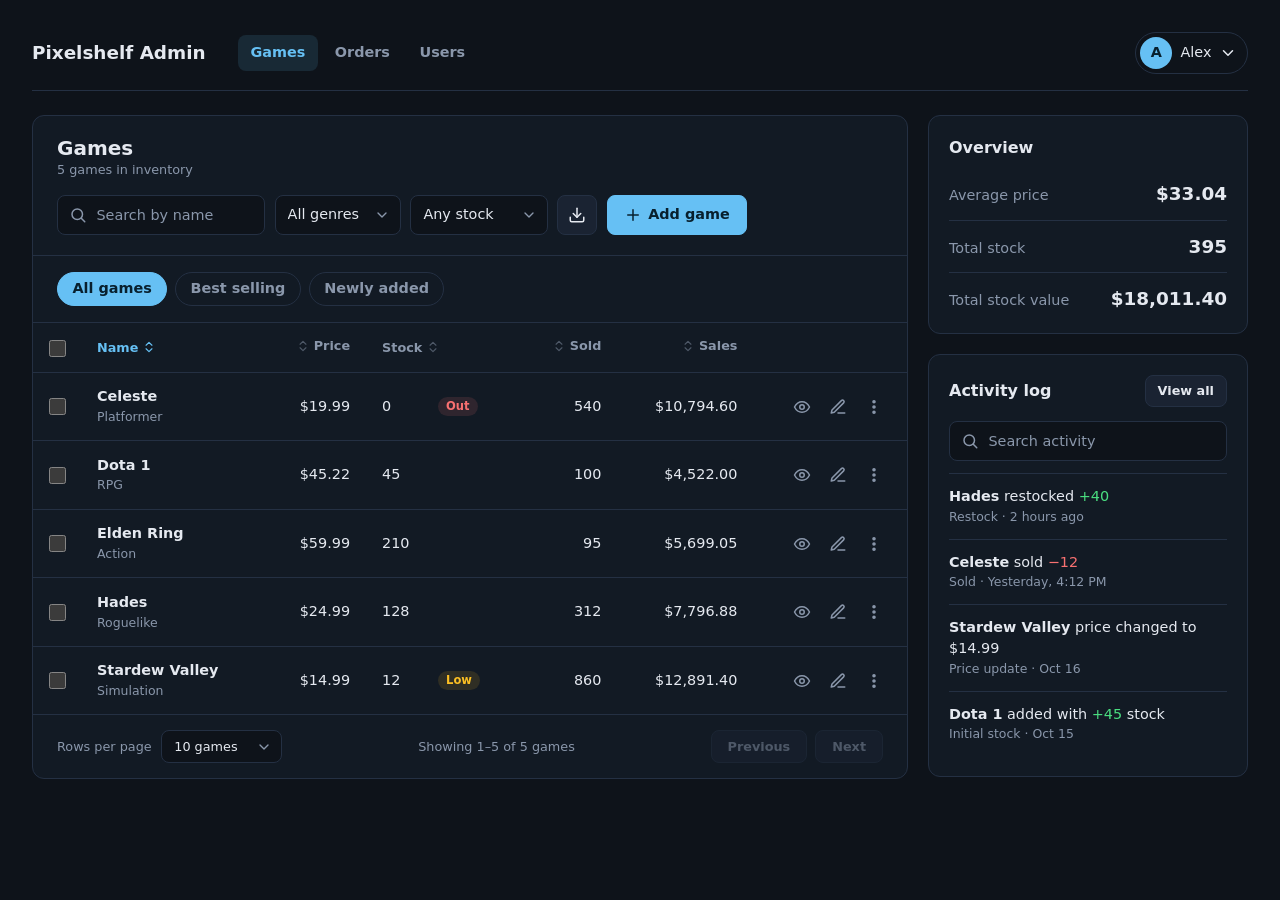
<file: index.html>
<!doctype html>
<html lang="en">
  <head>
    <meta charset="UTF-8" />
    <meta name="viewport" content="width=device-width, initial-scale=1.0" />
    <meta name="color-scheme" content="dark" />
    <title>Game Inventory Dashboard</title>
    <link rel="stylesheet" href="css/main.css" />
  </head>
  <body>
    <!-- Icon sprite: define once, reuse with <use href="#i-name"> -->
    <svg width="0" height="0" style="position: absolute" aria-hidden="true">
      <symbol id="i-search" viewBox="0 0 24 24">
        <circle cx="11" cy="11" r="7" />
        <path d="m21 21-4.3-4.3" />
      </symbol>
      <symbol id="i-eye" viewBox="0 0 24 24">
        <path d="M2 12s3.5-7 10-7 10 7 10 7-3.5 7-10 7S2 12 2 12z" />
        <circle cx="12" cy="12" r="3" />
      </symbol>
      <symbol id="i-edit" viewBox="0 0 24 24">
        <path d="M12 20h9" />
        <path d="M16.5 3.5a2.1 2.1 0 0 1 3 3L7 19l-4 1 1-4z" />
      </symbol>
      <symbol id="i-more" viewBox="0 0 24 24">
        <circle cx="12" cy="5" r="1.4" fill="currentColor" />
        <circle cx="12" cy="12" r="1.4" fill="currentColor" />
        <circle cx="12" cy="19" r="1.4" fill="currentColor" />
      </symbol>
      <symbol id="i-sort" viewBox="0 0 24 24">
        <path d="m7 15 5 5 5-5" />
        <path d="m7 9 5-5 5 5" />
      </symbol>
      <symbol id="i-plus" viewBox="0 0 24 24">
        <path d="M12 5v14M5 12h14" />
      </symbol>
      <symbol id="i-download" viewBox="0 0 24 24">
        <path d="M21 15v4a2 2 0 0 1-2 2H5a2 2 0 0 1-2-2v-4" />
        <path d="m7 10 5 5 5-5" />
        <path d="M12 15V3" />
      </symbol>
      <symbol id="i-minus" viewBox="0 0 24 24"><path d="M5 12h14" /></symbol>
      <symbol id="i-tag" viewBox="0 0 24 24">
        <path
          d="M20.6 13.4 13.4 20.6a2 2 0 0 1-2.8 0L2 12V2h10l8.6 8.6a2 2 0 0 1 0 2.8z"
        />
        <circle cx="7" cy="7" r="1" />
      </symbol>
      <symbol id="i-trash" viewBox="0 0 24 24">
        <path d="M3 6h18" />
        <path d="M8 6V4a1 1 0 0 1 1-1h6a1 1 0 0 1 1 1v2" />
        <path d="m19 6-1 14a2 2 0 0 1-2 2H8a2 2 0 0 1-2-2L5 6" />
        <path d="M10 11v6M14 11v6" />
      </symbol>
      <symbol id="i-settings" viewBox="0 0 24 24">
        <path
          d="M4 21v-7M4 10V3M12 21v-9M12 8V3M20 21v-5M20 12V3M1 14h6M9 8h6M17 16h6"
        />
      </symbol>
      <symbol id="i-logout" viewBox="0 0 24 24">
        <path d="M9 21H5a2 2 0 0 1-2-2V5a2 2 0 0 1 2-2h4" />
        <path d="m16 17 5-5-5-5" />
        <path d="M21 12H9" />
      </symbol>
      <symbol id="i-chevron" viewBox="0 0 24 24">
        <path d="m6 9 6 6 6-6" />
      </symbol>
    </svg>

    <header class="admin-bar">
      <a href="index.html" class="admin-bar__brand">Pixelshelf Admin</a>
      <nav class="admin-nav" aria-label="Admin">
        <a href="index.html" aria-current="page">Games</a>
        <a href="orders.html">Orders</a>
        <a href="users.html">Users</a>
      </nav>
      <details class="admin-menu">
        <summary aria-label="Account menu">
          <span class="avatar" aria-hidden="true">A</span>
          <span class="admin-menu__name">Alex</span>
          <svg class="icon" aria-hidden="true"><use href="#i-chevron" /></svg>
        </summary>
        <div class="menu-panel admin-menu__panel">
          <div class="admin-menu__user">
            <strong>Alex Rivera</strong>
            <span>alex@example.com</span>
          </div>
          <a href="account.html" class="menu-item"
            ><svg class="icon" aria-hidden="true">
              <use href="#i-settings" />
            </svg>
            Account settings</a
          >
          <hr />
          <button type="button" class="menu-item menu-item--danger">
            <svg class="icon" aria-hidden="true"><use href="#i-logout" /></svg>
            Sign out
          </button>
        </div>
      </details>
    </header>

    <main class="layout">
      <section class="card" aria-labelledby="page-title">
        <!-- Toolbar -->
        <div class="toolbar">
          <div class="toolbar__title">
            <h1 id="page-title">Games</h1>
            <p>5 games in inventory</p>
          </div>

          <div class="toolbar__controls">
            <label class="search">
              <span class="sr-only">Search games</span>
              <svg class="icon" aria-hidden="true">
                <use href="#i-search" />
              </svg>
              <input type="search" name="search" placeholder="Search by name" />
            </label>

            <label class="select">
              <span class="sr-only">Filter by genre</span>
              <select name="genre">
                <option value="">All genres</option>
                <option>Action</option>
                <option>Platformer</option>
                <option>Roguelike</option>
                <option>RPG</option>
                <option>Simulation</option>
              </select>
            </label>

            <label class="select">
              <span class="sr-only">Filter by stock</span>
              <select name="stock">
                <option value="">Any stock</option>
                <option value="in">In stock</option>
                <option value="low">Low stock</option>
                <option value="out">Out of stock</option>
              </select>
            </label>

            <button
              type="button"
              class="btn btn--icon"
              aria-label="Export all games as CSV"
              title="Export all games as CSV"
            >
              <svg class="icon" aria-hidden="true">
                <use href="#i-download" />
              </svg>
            </button>

            <button type="button" class="btn btn--primary">
              <svg class="icon" aria-hidden="true"><use href="#i-plus" /></svg>
              Add game
            </button>
          </div>
        </div>

        <div class="quick-filters" role="radiogroup" aria-label="Show games">
          <label class="chip"
            ><input
              type="radio"
              name="show"
              id="show-all"
              class="sr-only"
              checked
            />All games</label
          >
          <label class="chip"
            ><input
              type="radio"
              name="show"
              id="show-best"
              class="sr-only"
            />Best selling</label
          >
          <label class="chip"
            ><input
              type="radio"
              name="show"
              id="show-new"
              class="sr-only"
            />Newly added</label
          >
        </div>

        <!-- Table -->
        <div class="table-wrap">
          <table>
            <caption class="sr-only">
              Games list
            </caption>
            <thead>
              <tr>
                <th class="col-check">
                  <input type="checkbox" aria-label="Select all games" />
                </th>
                <th aria-sort="ascending">
                  <button type="button" class="sort">
                    Name
                    <svg class="icon" aria-hidden="true">
                      <use href="#i-sort" />
                    </svg>
                  </button>
                </th>
                <th class="num" aria-sort="none">
                  <button type="button" class="sort">
                    Price
                    <svg class="icon" aria-hidden="true">
                      <use href="#i-sort" />
                    </svg>
                  </button>
                </th>
                <th class="stock" aria-sort="none">
                  <button type="button" class="sort">
                    Stock
                    <svg class="icon" aria-hidden="true">
                      <use href="#i-sort" />
                    </svg>
                  </button>
                </th>
                <th class="num" aria-sort="none">
                  <button type="button" class="sort">
                    Sold
                    <svg class="icon" aria-hidden="true">
                      <use href="#i-sort" />
                    </svg>
                  </button>
                </th>
                <th class="num" aria-sort="none">
                  <button type="button" class="sort">
                    Sales
                    <svg class="icon" aria-hidden="true">
                      <use href="#i-sort" />
                    </svg>
                  </button>
                </th>
                <th class="col-actions">
                  <span class="sr-only">Actions</span>
                </th>
              </tr>
            </thead>

            <tbody>
              <tr data-best>
                <td class="col-check">
                  <input type="checkbox" aria-label="Select Celeste" />
                </td>
                <td>
                  <span class="name">Celeste</span
                  ><span class="genre">Platformer</span>
                </td>
                <td class="num">$19.99</td>
                <td class="stock">
                  <div class="stock-cell">
                    <span class="count">0</span
                    ><span class="badge badge--out">Out</span>
                  </div>
                </td>
                <td class="num">540</td>
                <td class="num">$10,794.60</td>
                <td class="col-actions">
                  <div class="actions">
                    <button
                      type="button"
                      class="icon-btn"
                      aria-label="View Celeste"
                      title="View"
                    >
                      <svg class="icon" aria-hidden="true">
                        <use href="#i-eye" />
                      </svg>
                    </button>
                    <button
                      type="button"
                      class="icon-btn"
                      aria-label="Edit Celeste"
                      title="Edit"
                    >
                      <svg class="icon" aria-hidden="true">
                        <use href="#i-edit" />
                      </svg>
                    </button>
                    <details class="row-menu">
                      <summary
                        class="icon-btn"
                        aria-label="More actions for Celeste"
                        title="More"
                      >
                        <svg class="icon" aria-hidden="true">
                          <use href="#i-more" />
                        </svg>
                      </summary>
                      <ul class="menu-panel row-menu__panel">
                        <li>
                          <a
                            href="game-details.html?id=celeste"
                            class="menu-item"
                            ><svg class="icon" aria-hidden="true">
                              <use href="#i-eye" />
                            </svg>
                            View game details</a
                          >
                        </li>
                        <li>
                          <button type="button" class="menu-item">
                            <svg class="icon" aria-hidden="true">
                              <use href="#i-plus" />
                            </svg>
                            Add stock
                          </button>
                        </li>
                        <li>
                          <button type="button" class="menu-item">
                            <svg class="icon" aria-hidden="true">
                              <use href="#i-minus" />
                            </svg>
                            Remove stock
                          </button>
                        </li>
                        <li>
                          <button type="button" class="menu-item">
                            <svg class="icon" aria-hidden="true">
                              <use href="#i-tag" />
                            </svg>
                            Change price
                          </button>
                        </li>
                        <li><hr /></li>
                        <li>
                          <button
                            type="button"
                            class="menu-item menu-item--danger"
                          >
                            <svg class="icon" aria-hidden="true">
                              <use href="#i-trash" />
                            </svg>
                            Delete game
                          </button>
                        </li>
                      </ul>
                    </details>
                  </div>
                </td>
              </tr>

              <tr data-new>
                <td class="col-check">
                  <input type="checkbox" aria-label="Select Dota 1" />
                </td>
                <td>
                  <span class="name">Dota 1</span><span class="genre">RPG</span>
                </td>
                <td class="num">$45.22</td>
                <td class="stock">
                  <div class="stock-cell"><span class="count">45</span></div>
                </td>
                <td class="num">100</td>
                <td class="num">$4,522.00</td>
                <td class="col-actions">
                  <div class="actions">
                    <button
                      type="button"
                      class="icon-btn"
                      aria-label="View Dota 1"
                      title="View"
                    >
                      <svg class="icon" aria-hidden="true">
                        <use href="#i-eye" />
                      </svg>
                    </button>
                    <button
                      type="button"
                      class="icon-btn"
                      aria-label="Edit Dota 1"
                      title="Edit"
                    >
                      <svg class="icon" aria-hidden="true">
                        <use href="#i-edit" />
                      </svg>
                    </button>
                    <details class="row-menu">
                      <summary
                        class="icon-btn"
                        aria-label="More actions for Dota 1"
                        title="More"
                      >
                        <svg class="icon" aria-hidden="true">
                          <use href="#i-more" />
                        </svg>
                      </summary>
                      <ul class="menu-panel row-menu__panel">
                        <li>
                          <a
                            href="game-details.html?id=dota-1"
                            class="menu-item"
                            ><svg class="icon" aria-hidden="true">
                              <use href="#i-eye" />
                            </svg>
                            View game details</a
                          >
                        </li>
                        <li>
                          <button type="button" class="menu-item">
                            <svg class="icon" aria-hidden="true">
                              <use href="#i-plus" />
                            </svg>
                            Add stock
                          </button>
                        </li>
                        <li>
                          <button type="button" class="menu-item">
                            <svg class="icon" aria-hidden="true">
                              <use href="#i-minus" />
                            </svg>
                            Remove stock
                          </button>
                        </li>
                        <li>
                          <button type="button" class="menu-item">
                            <svg class="icon" aria-hidden="true">
                              <use href="#i-tag" />
                            </svg>
                            Change price
                          </button>
                        </li>
                        <li><hr /></li>
                        <li>
                          <button
                            type="button"
                            class="menu-item menu-item--danger"
                          >
                            <svg class="icon" aria-hidden="true">
                              <use href="#i-trash" />
                            </svg>
                            Delete game
                          </button>
                        </li>
                      </ul>
                    </details>
                  </div>
                </td>
              </tr>

              <tr data-new>
                <td class="col-check">
                  <input type="checkbox" aria-label="Select Elden Ring" />
                </td>
                <td>
                  <span class="name">Elden Ring</span
                  ><span class="genre">Action</span>
                </td>
                <td class="num">$59.99</td>
                <td class="stock">
                  <div class="stock-cell"><span class="count">210</span></div>
                </td>
                <td class="num">95</td>
                <td class="num">$5,699.05</td>
                <td class="col-actions">
                  <div class="actions">
                    <button
                      type="button"
                      class="icon-btn"
                      aria-label="View Elden Ring"
                      title="View"
                    >
                      <svg class="icon" aria-hidden="true">
                        <use href="#i-eye" />
                      </svg>
                    </button>
                    <button
                      type="button"
                      class="icon-btn"
                      aria-label="Edit Elden Ring"
                      title="Edit"
                    >
                      <svg class="icon" aria-hidden="true">
                        <use href="#i-edit" />
                      </svg>
                    </button>
                    <details class="row-menu">
                      <summary
                        class="icon-btn"
                        aria-label="More actions for Elden Ring"
                        title="More"
                      >
                        <svg class="icon" aria-hidden="true">
                          <use href="#i-more" />
                        </svg>
                      </summary>
                      <ul class="menu-panel row-menu__panel">
                        <li>
                          <a
                            href="game-details.html?id=elden-ring"
                            class="menu-item"
                            ><svg class="icon" aria-hidden="true">
                              <use href="#i-eye" />
                            </svg>
                            View game details</a
                          >
                        </li>
                        <li>
                          <button type="button" class="menu-item">
                            <svg class="icon" aria-hidden="true">
                              <use href="#i-plus" />
                            </svg>
                            Add stock
                          </button>
                        </li>
                        <li>
                          <button type="button" class="menu-item">
                            <svg class="icon" aria-hidden="true">
                              <use href="#i-minus" />
                            </svg>
                            Remove stock
                          </button>
                        </li>
                        <li>
                          <button type="button" class="menu-item">
                            <svg class="icon" aria-hidden="true">
                              <use href="#i-tag" />
                            </svg>
                            Change price
                          </button>
                        </li>
                        <li><hr /></li>
                        <li>
                          <button
                            type="button"
                            class="menu-item menu-item--danger"
                          >
                            <svg class="icon" aria-hidden="true">
                              <use href="#i-trash" />
                            </svg>
                            Delete game
                          </button>
                        </li>
                      </ul>
                    </details>
                  </div>
                </td>
              </tr>

              <tr data-best>
                <td class="col-check">
                  <input type="checkbox" aria-label="Select Hades" />
                </td>
                <td>
                  <span class="name">Hades</span
                  ><span class="genre">Roguelike</span>
                </td>
                <td class="num">$24.99</td>
                <td class="stock">
                  <div class="stock-cell"><span class="count">128</span></div>
                </td>
                <td class="num">312</td>
                <td class="num">$7,796.88</td>
                <td class="col-actions">
                  <div class="actions">
                    <button
                      type="button"
                      class="icon-btn"
                      aria-label="View Hades"
                      title="View"
                    >
                      <svg class="icon" aria-hidden="true">
                        <use href="#i-eye" />
                      </svg>
                    </button>
                    <button
                      type="button"
                      class="icon-btn"
                      aria-label="Edit Hades"
                      title="Edit"
                    >
                      <svg class="icon" aria-hidden="true">
                        <use href="#i-edit" />
                      </svg>
                    </button>
                    <details class="row-menu">
                      <summary
                        class="icon-btn"
                        aria-label="More actions for Hades"
                        title="More"
                      >
                        <svg class="icon" aria-hidden="true">
                          <use href="#i-more" />
                        </svg>
                      </summary>
                      <ul class="menu-panel row-menu__panel">
                        <li>
                          <a href="game-details.html?id=hades" class="menu-item"
                            ><svg class="icon" aria-hidden="true">
                              <use href="#i-eye" />
                            </svg>
                            View game details</a
                          >
                        </li>
                        <li>
                          <button type="button" class="menu-item">
                            <svg class="icon" aria-hidden="true">
                              <use href="#i-plus" />
                            </svg>
                            Add stock
                          </button>
                        </li>
                        <li>
                          <button type="button" class="menu-item">
                            <svg class="icon" aria-hidden="true">
                              <use href="#i-minus" />
                            </svg>
                            Remove stock
                          </button>
                        </li>
                        <li>
                          <button type="button" class="menu-item">
                            <svg class="icon" aria-hidden="true">
                              <use href="#i-tag" />
                            </svg>
                            Change price
                          </button>
                        </li>
                        <li><hr /></li>
                        <li>
                          <button
                            type="button"
                            class="menu-item menu-item--danger"
                          >
                            <svg class="icon" aria-hidden="true">
                              <use href="#i-trash" />
                            </svg>
                            Delete game
                          </button>
                        </li>
                      </ul>
                    </details>
                  </div>
                </td>
              </tr>

              <tr data-best>
                <td class="col-check">
                  <input type="checkbox" aria-label="Select Stardew Valley" />
                </td>
                <td>
                  <span class="name">Stardew Valley</span
                  ><span class="genre">Simulation</span>
                </td>
                <td class="num">$14.99</td>
                <td class="stock">
                  <div class="stock-cell">
                    <span class="count">12</span
                    ><span class="badge badge--low">Low</span>
                  </div>
                </td>
                <td class="num">860</td>
                <td class="num">$12,891.40</td>
                <td class="col-actions">
                  <div class="actions">
                    <button
                      type="button"
                      class="icon-btn"
                      aria-label="View Stardew Valley"
                      title="View"
                    >
                      <svg class="icon" aria-hidden="true">
                        <use href="#i-eye" />
                      </svg>
                    </button>
                    <button
                      type="button"
                      class="icon-btn"
                      aria-label="Edit Stardew Valley"
                      title="Edit"
                    >
                      <svg class="icon" aria-hidden="true">
                        <use href="#i-edit" />
                      </svg>
                    </button>
                    <details class="row-menu">
                      <summary
                        class="icon-btn"
                        aria-label="More actions for Stardew Valley"
                        title="More"
                      >
                        <svg class="icon" aria-hidden="true">
                          <use href="#i-more" />
                        </svg>
                      </summary>
                      <ul class="menu-panel row-menu__panel">
                        <li>
                          <a
                            href="game-details.html?id=stardew-valley"
                            class="menu-item"
                            ><svg class="icon" aria-hidden="true">
                              <use href="#i-eye" />
                            </svg>
                            View game details</a
                          >
                        </li>
                        <li>
                          <button type="button" class="menu-item">
                            <svg class="icon" aria-hidden="true">
                              <use href="#i-plus" />
                            </svg>
                            Add stock
                          </button>
                        </li>
                        <li>
                          <button type="button" class="menu-item">
                            <svg class="icon" aria-hidden="true">
                              <use href="#i-minus" />
                            </svg>
                            Remove stock
                          </button>
                        </li>
                        <li>
                          <button type="button" class="menu-item">
                            <svg class="icon" aria-hidden="true">
                              <use href="#i-tag" />
                            </svg>
                            Change price
                          </button>
                        </li>
                        <li><hr /></li>
                        <li>
                          <button
                            type="button"
                            class="menu-item menu-item--danger"
                          >
                            <svg class="icon" aria-hidden="true">
                              <use href="#i-trash" />
                            </svg>
                            Delete game
                          </button>
                        </li>
                      </ul>
                    </details>
                  </div>
                </td>
              </tr>
            </tbody>
          </table>
        </div>

        <!-- Footer / pagination -->
        <div class="table-footer">
          <div class="rows">
            <label for="page-size">Rows per page</label>
            <div class="select">
              <select id="page-size" name="page-size">
                <option value="10">10 games</option>
                <option value="30">30 games</option>
                <option value="100">100 games</option>
              </select>
            </div>
          </div>
          <p>Showing 1–5 of 5 games</p>
          <div class="pager">
            <button type="button" class="btn" disabled>Previous</button>
            <button type="button" class="btn" disabled>Next</button>
          </div>
        </div>
      </section>

      <!-- Side panels -->
      <aside class="side" aria-label="Insights">
        <section class="card panel" aria-labelledby="stats-title">
          <h2 id="stats-title">Overview</h2>
          <dl class="stats">
            <div>
              <dt>Average price</dt>
              <dd>$33.04</dd>
            </div>
            <div>
              <dt>Total stock</dt>
              <dd>395</dd>
            </div>
            <div>
              <dt>Total stock value</dt>
              <dd>$18,011.40</dd>
            </div>
          </dl>
        </section>

        <section class="card panel" aria-labelledby="log-title">
          <div class="panel__head">
            <h2 id="log-title">Activity log</h2>
            <button type="button" class="btn btn--sm">View all</button>
          </div>

          <label class="search">
            <span class="sr-only">Search activity</span>
            <svg class="icon" aria-hidden="true"><use href="#i-search" /></svg>
            <input
              type="search"
              name="log-search"
              placeholder="Search activity"
            />
          </label>

          <ul class="log">
            <li>
              <span class="log__text"
                ><strong>Hades</strong> restocked
                <span class="pos">+40</span></span
              >
              <span class="log__meta">Restock · 2 hours ago</span>
            </li>
            <li>
              <span class="log__text"
                ><strong>Celeste</strong> sold
                <span class="neg">−12</span></span
              >
              <span class="log__meta">Sold · Yesterday, 4:12 PM</span>
            </li>
            <li>
              <span class="log__text"
                ><strong>Stardew Valley</strong> price changed to $14.99</span
              >
              <span class="log__meta">Price update · Oct 16</span>
            </li>
            <li>
              <span class="log__text"
                ><strong>Dota 1</strong> added with
                <span class="pos">+45</span> stock</span
              >
              <span class="log__meta">Initial stock · Oct 15</span>
            </li>
          </ul>
        </section>
      </aside>
    </main>
  </body>
</html>
</file>
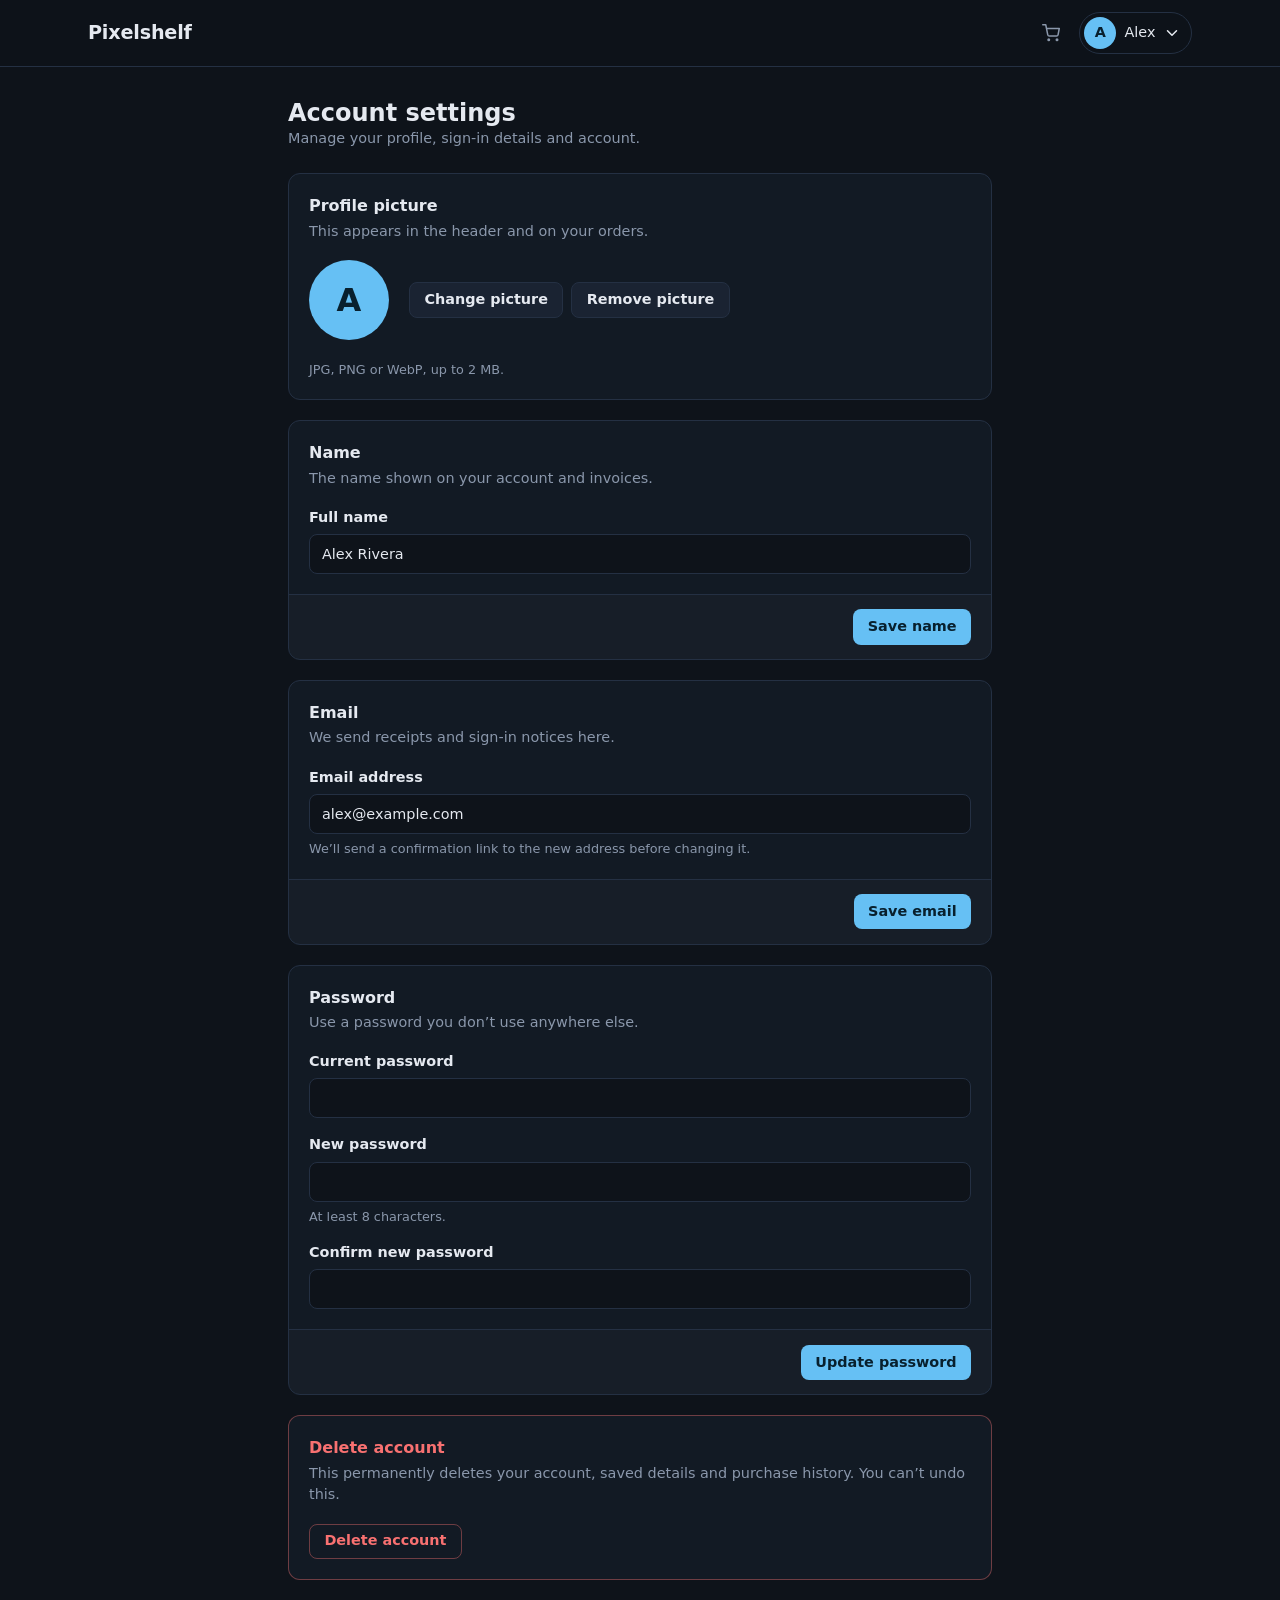
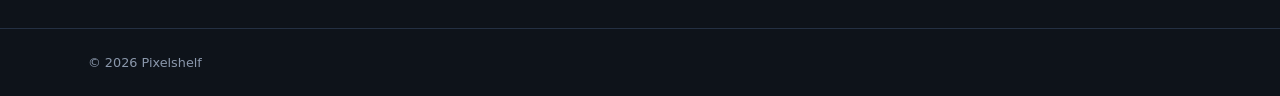
<file: account.html>
<!doctype html>
<html lang="en">
  <head>
    <meta charset="UTF-8" />
    <meta name="viewport" content="width=device-width, initial-scale=1.0" />
    <meta name="color-scheme" content="dark" />
    <title>Pixelshelf – Account settings</title>
    <link rel="stylesheet" href="css/storefront.css" />
    <link rel="stylesheet" href="css/account.css" />
  </head>
  <body>
    <svg width="0" height="0" style="position: absolute" aria-hidden="true">
      <symbol id="i-cart" viewBox="0 0 24 24">
        <circle cx="9" cy="21" r="1" />
        <circle cx="20" cy="21" r="1" />
        <path d="M1 1h4l2.7 13.4a2 2 0 0 0 2 1.6h9.7a2 2 0 0 0 2-1.6L23 6H6" />
      </symbol>
      <symbol id="i-history" viewBox="0 0 24 24">
        <circle cx="12" cy="12" r="9" />
        <path d="M12 7v5l3 2" />
      </symbol>
      <symbol id="i-settings" viewBox="0 0 24 24">
        <path
          d="M4 21v-7M4 10V3M12 21v-9M12 8V3M20 21v-5M20 12V3M1 14h6M9 8h6M17 16h6"
        />
      </symbol>
      <symbol id="i-logout" viewBox="0 0 24 24">
        <path d="M9 21H5a2 2 0 0 1-2-2V5a2 2 0 0 1 2-2h4" />
        <path d="m16 17 5-5-5-5" />
        <path d="M21 12H9" />
      </symbol>
      <symbol id="i-chevron" viewBox="0 0 24 24">
        <path d="m6 9 6 6 6-6" />
      </symbol>
    </svg>

    <header class="site-header">
      <div class="wrap">
        <a href="storefront.html" class="brand">Pixelshelf</a>

        <div class="header-actions">
          <a href="cart.html" class="icon-link" aria-label="Cart" title="Cart">
            <svg class="icon" aria-hidden="true"><use href="#i-cart" /></svg>
          </a>

          <details class="menu">
            <summary aria-label="Account menu">
              <span class="avatar" aria-hidden="true">A</span>
              <span class="menu__name">Alex</span>
              <svg class="icon" aria-hidden="true">
                <use href="#i-chevron" />
              </svg>
            </summary>
            <div class="menu__panel">
              <div class="menu__user">
                <strong>Alex Rivera</strong>
                <span>alex@example.com</span>
              </div>
              <a href="account.html" class="menu__item" aria-current="page">
                <svg class="icon" aria-hidden="true">
                  <use href="#i-settings" />
                </svg>
                Account settings
              </a>
              <a href="history.html" class="menu__item">
                <svg class="icon" aria-hidden="true">
                  <use href="#i-history" />
                </svg>
                Purchase history
              </a>
              <hr />
              <button type="button" class="menu__item menu__item--danger">
                <svg class="icon" aria-hidden="true">
                  <use href="#i-logout" />
                </svg>
                Sign out
              </button>
            </div>
          </details>
        </div>
      </div>
    </header>

    <main class="wrap">
      <div class="narrow">
        <h1>Account settings</h1>
        <p>Manage your profile, sign-in details and account.</p>

        <div class="stack">
          <!-- Picture -->
          <section class="card" aria-labelledby="picture-title">
            <div class="card__body">
              <h2 id="picture-title">Profile picture</h2>
              <p class="card__desc">
                This appears in the header and on your orders.
              </p>
              <div class="avatar-row">
                <span class="avatar avatar--lg" aria-hidden="true">A</span>
                <div class="avatar-actions">
                  <label class="btn btn--ghost">
                    Change picture
                    <input
                      type="file"
                      name="picture"
                      accept="image/png, image/jpeg, image/webp"
                      class="sr-only"
                    />
                  </label>
                  <button type="button" class="btn btn--ghost">
                    Remove picture
                  </button>
                </div>
                <p class="hint">JPG, PNG or WebP, up to 2 MB.</p>
              </div>
            </div>
          </section>

          <!-- Name -->
          <form class="card" aria-labelledby="name-title">
            <div class="card__body">
              <h2 id="name-title">Name</h2>
              <p class="card__desc">
                The name shown on your account and invoices.
              </p>
              <div class="field">
                <label for="name">Full name</label>
                <input
                  id="name"
                  name="name"
                  type="text"
                  value="Alex Rivera"
                  autocomplete="name"
                  required
                />
              </div>
            </div>
            <div class="card__foot">
              <button type="submit" class="btn">Save name</button>
            </div>
          </form>

          <!-- Email -->
          <form class="card" aria-labelledby="email-title">
            <div class="card__body">
              <h2 id="email-title">Email</h2>
              <p class="card__desc">
                We send receipts and sign-in notices here.
              </p>
              <div class="field">
                <label for="email">Email address</label>
                <input
                  id="email"
                  name="email"
                  type="email"
                  value="alex@example.com"
                  autocomplete="email"
                  required
                />
                <span class="hint"
                  >We’ll send a confirmation link to the new address before
                  changing it.</span
                >
              </div>
            </div>
            <div class="card__foot">
              <button type="submit" class="btn">Save email</button>
            </div>
          </form>

          <!-- Password -->
          <form class="card" aria-labelledby="password-title">
            <div class="card__body">
              <h2 id="password-title">Password</h2>
              <p class="card__desc">
                Use a password you don’t use anywhere else.
              </p>
              <div class="field">
                <label for="current-password">Current password</label>
                <input
                  id="current-password"
                  name="current-password"
                  type="password"
                  autocomplete="current-password"
                  required
                />
              </div>
              <div class="field">
                <label for="new-password">New password</label>
                <input
                  id="new-password"
                  name="new-password"
                  type="password"
                  minlength="8"
                  autocomplete="new-password"
                  required
                />
                <span class="hint">At least 8 characters.</span>
              </div>
              <div class="field">
                <label for="confirm-password">Confirm new password</label>
                <input
                  id="confirm-password"
                  name="confirm-password"
                  type="password"
                  minlength="8"
                  autocomplete="new-password"
                  required
                />
              </div>
            </div>
            <div class="card__foot">
              <button type="submit" class="btn">Update password</button>
            </div>
          </form>

          <!-- Delete account -->
          <section class="card danger" aria-labelledby="delete-title">
            <div class="card__body">
              <h2 id="delete-title">Delete account</h2>
              <p class="card__desc">
                This permanently deletes your account, saved details and
                purchase history. You can’t undo this.
              </p>
              <details>
                <summary>Delete account</summary>
                <form>
                  <div class="field">
                    <label for="confirm-delete">Type DELETE to confirm</label>
                    <input
                      id="confirm-delete"
                      name="confirm-delete"
                      type="text"
                      pattern="DELETE"
                      autocomplete="off"
                      required
                    />
                  </div>
                  <button type="submit" class="btn btn--danger">
                    Permanently delete my account
                  </button>
                </form>
              </details>
            </div>
          </section>
        </div>
      </div>
    </main>

    <footer class="site-footer">
      <div class="wrap">© 2026 Pixelshelf</div>
    </footer>
  </body>
</html>
</file>
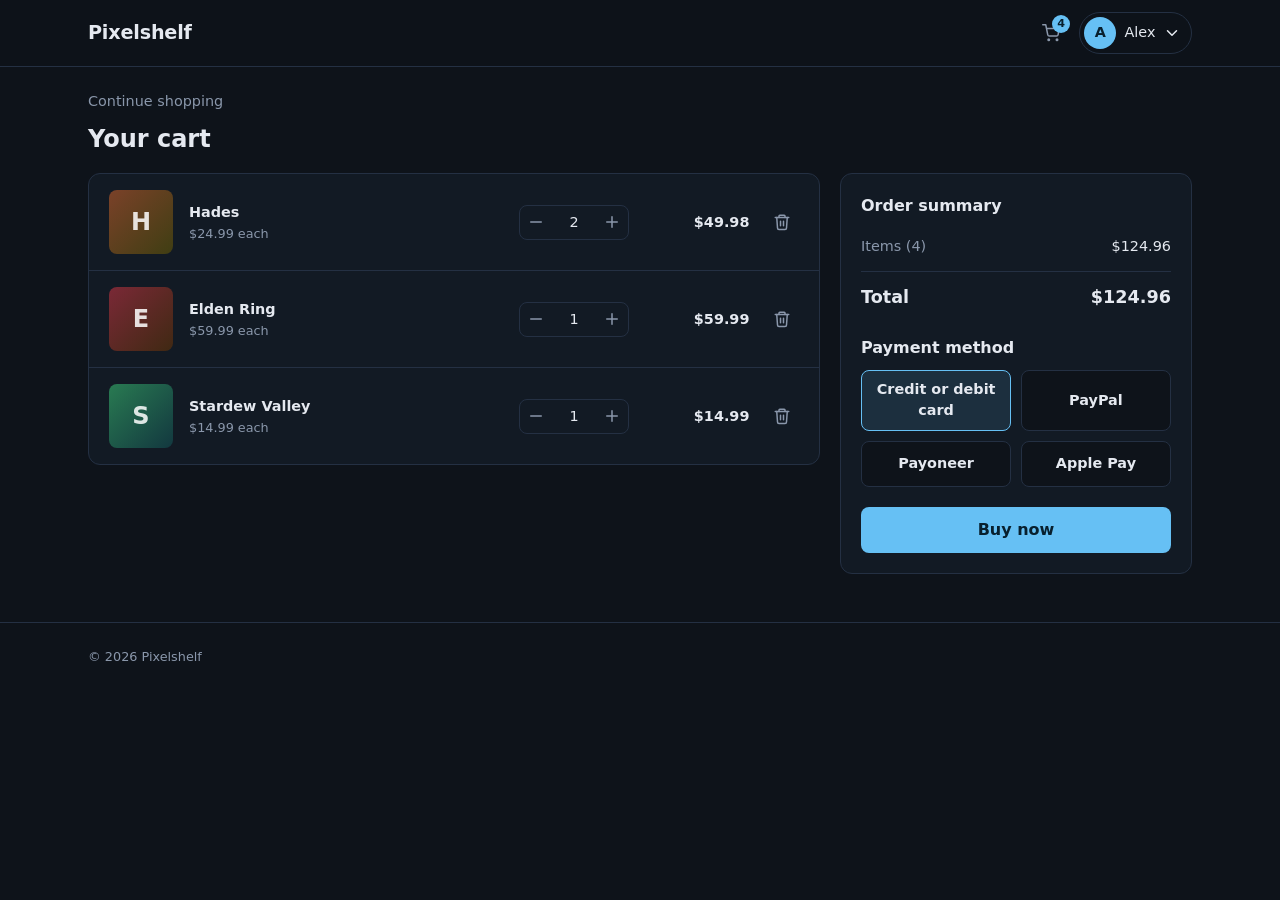
<file: cart.html>
<!doctype html>
<html lang="en">
  <head>
    <meta charset="UTF-8" />
    <meta name="viewport" content="width=device-width, initial-scale=1.0" />
    <meta name="color-scheme" content="dark" />
    <title>Pixelshelf – Your cart</title>
    <link rel="stylesheet" href="css/storefront.css" />
    <link rel="stylesheet" href="css/cart.css" />
  </head>
  <body>
    <svg width="0" height="0" style="position: absolute" aria-hidden="true">
      <symbol id="i-cart" viewBox="0 0 24 24">
        <circle cx="9" cy="21" r="1" />
        <circle cx="20" cy="21" r="1" />
        <path d="M1 1h4l2.7 13.4a2 2 0 0 0 2 1.6h9.7a2 2 0 0 0 2-1.6L23 6H6" />
      </symbol>
      <symbol id="i-history" viewBox="0 0 24 24">
        <circle cx="12" cy="12" r="9" />
        <path d="M12 7v5l3 2" />
      </symbol>
      <symbol id="i-settings" viewBox="0 0 24 24">
        <path
          d="M4 21v-7M4 10V3M12 21v-9M12 8V3M20 21v-5M20 12V3M1 14h6M9 8h6M17 16h6"
        />
      </symbol>
      <symbol id="i-logout" viewBox="0 0 24 24">
        <path d="M9 21H5a2 2 0 0 1-2-2V5a2 2 0 0 1 2-2h4" />
        <path d="m16 17 5-5-5-5" />
        <path d="M21 12H9" />
      </symbol>
      <symbol id="i-chevron" viewBox="0 0 24 24">
        <path d="m6 9 6 6 6-6" />
      </symbol>
      <symbol id="i-minus" viewBox="0 0 24 24"><path d="M5 12h14" /></symbol>
      <symbol id="i-plus" viewBox="0 0 24 24">
        <path d="M12 5v14M5 12h14" />
      </symbol>
      <symbol id="i-trash" viewBox="0 0 24 24">
        <path d="M3 6h18" />
        <path d="M8 6V4a1 1 0 0 1 1-1h6a1 1 0 0 1 1 1v2" />
        <path d="m19 6-1 14a2 2 0 0 1-2 2H8a2 2 0 0 1-2-2L5 6" />
        <path d="M10 11v6M14 11v6" />
      </symbol>
    </svg>

    <!-- Header (same as storefront, minus search) -->
    <header class="site-header">
      <div class="wrap">
        <a href="storefront.html" class="brand">Pixelshelf</a>

        <div class="header-actions">
          <a
            href="cart.html"
            class="icon-link"
            aria-label="Cart, 4 items"
            aria-current="page"
            title="Cart"
          >
            <svg class="icon" aria-hidden="true"><use href="#i-cart" /></svg>
            <span class="count" aria-hidden="true">4</span>
          </a>

          <details class="menu">
            <summary aria-label="Account menu">
              <span class="avatar" aria-hidden="true">A</span>
              <span class="menu__name">Alex</span>
              <svg class="icon" aria-hidden="true">
                <use href="#i-chevron" />
              </svg>
            </summary>
            <div class="menu__panel">
              <div class="menu__user">
                <strong>Alex Rivera</strong>
                <span>alex@example.com</span>
              </div>
              <a href="account.html" class="menu__item">
                <svg class="icon" aria-hidden="true">
                  <use href="#i-settings" />
                </svg>
                Account settings
              </a>
              <a href="history.html" class="menu__item">
                <svg class="icon" aria-hidden="true">
                  <use href="#i-history" />
                </svg>
                Purchase history
              </a>
              <hr />
              <button type="button" class="menu__item menu__item--danger">
                <svg class="icon" aria-hidden="true">
                  <use href="#i-logout" />
                </svg>
                Sign out
              </button>
            </div>
          </details>
        </div>
      </div>
    </header>

    <main class="wrap">
      <a href="storefront.html" class="back">Continue shopping</a>
      <h1 class="cart-title">Your cart</h1>

      <div class="cart-layout">
        <!-- Line items -->
        <section class="panel" aria-label="Items in your cart">
          <ul class="lines">
            <li class="line">
              <div class="thumb" style="--hue: 18" aria-hidden="true">H</div>
              <div class="line__info">
                <p class="line__name">Hades</p>
                <p class="line__unit">$24.99 each</p>
              </div>
              <div class="qty" role="group" aria-label="Quantity for Hades">
                <button type="button" aria-label="Decrease quantity of Hades">
                  <svg class="icon" aria-hidden="true">
                    <use href="#i-minus" />
                  </svg>
                </button>
                <input
                  type="number"
                  min="1"
                  max="99"
                  value="2"
                  aria-label="Quantity of Hades"
                />
                <button type="button" aria-label="Increase quantity of Hades">
                  <svg class="icon" aria-hidden="true">
                    <use href="#i-plus" />
                  </svg>
                </button>
              </div>
              <p class="line__sub">
                <span class="sr-only">Subtotal </span>$49.98
              </p>
              <button
                type="button"
                class="remove"
                aria-label="Remove Hades from cart"
                title="Remove"
              >
                <svg class="icon" aria-hidden="true">
                  <use href="#i-trash" />
                </svg>
              </button>
            </li>

            <li class="line">
              <div class="thumb" style="--hue: 350" aria-hidden="true">E</div>
              <div class="line__info">
                <p class="line__name">Elden Ring</p>
                <p class="line__unit">$59.99 each</p>
              </div>
              <div
                class="qty"
                role="group"
                aria-label="Quantity for Elden Ring"
              >
                <button
                  type="button"
                  aria-label="Decrease quantity of Elden Ring"
                >
                  <svg class="icon" aria-hidden="true">
                    <use href="#i-minus" />
                  </svg>
                </button>
                <input
                  type="number"
                  min="1"
                  max="99"
                  value="1"
                  aria-label="Quantity of Elden Ring"
                />
                <button
                  type="button"
                  aria-label="Increase quantity of Elden Ring"
                >
                  <svg class="icon" aria-hidden="true">
                    <use href="#i-plus" />
                  </svg>
                </button>
              </div>
              <p class="line__sub">
                <span class="sr-only">Subtotal </span>$59.99
              </p>
              <button
                type="button"
                class="remove"
                aria-label="Remove Elden Ring from cart"
                title="Remove"
              >
                <svg class="icon" aria-hidden="true">
                  <use href="#i-trash" />
                </svg>
              </button>
            </li>

            <li class="line">
              <div class="thumb" style="--hue: 150" aria-hidden="true">S</div>
              <div class="line__info">
                <p class="line__name">Stardew Valley</p>
                <p class="line__unit">$14.99 each</p>
              </div>
              <div
                class="qty"
                role="group"
                aria-label="Quantity for Stardew Valley"
              >
                <button
                  type="button"
                  aria-label="Decrease quantity of Stardew Valley"
                >
                  <svg class="icon" aria-hidden="true">
                    <use href="#i-minus" />
                  </svg>
                </button>
                <input
                  type="number"
                  min="1"
                  max="99"
                  value="1"
                  aria-label="Quantity of Stardew Valley"
                />
                <button
                  type="button"
                  aria-label="Increase quantity of Stardew Valley"
                >
                  <svg class="icon" aria-hidden="true">
                    <use href="#i-plus" />
                  </svg>
                </button>
              </div>
              <p class="line__sub">
                <span class="sr-only">Subtotal </span>$14.99
              </p>
              <button
                type="button"
                class="remove"
                aria-label="Remove Stardew Valley from cart"
                title="Remove"
              >
                <svg class="icon" aria-hidden="true">
                  <use href="#i-trash" />
                </svg>
              </button>
            </li>
          </ul>
        </section>

        <!-- Summary, payment, buy -->
        <aside class="panel checkout" aria-labelledby="summary-title">
          <h2 id="summary-title">Order summary</h2>
          <dl class="summary">
            <div>
              <dt>Items (4)</dt>
              <dd>$124.96</dd>
            </div>
            <div class="total">
              <dt>Total</dt>
              <dd>$124.96</dd>
            </div>
          </dl>

          <fieldset class="pay">
            <legend>Payment method</legend>
            <div class="methods">
              <label class="method">
                <input
                  type="radio"
                  name="payment"
                  value="card"
                  class="sr-only"
                  checked
                />
                Credit or debit card
              </label>
              <label class="method">
                <input
                  type="radio"
                  name="payment"
                  value="paypal"
                  class="sr-only"
                />
                PayPal
              </label>
              <label class="method">
                <input
                  type="radio"
                  name="payment"
                  value="payoneer"
                  class="sr-only"
                />
                Payoneer
              </label>
              <label class="method">
                <input
                  type="radio"
                  name="payment"
                  value="applepay"
                  class="sr-only"
                />
                Apple Pay
              </label>
            </div>
          </fieldset>

          <button type="button" class="btn btn--block">Buy now</button>
        </aside>
      </div>
    </main>

    <footer class="site-footer">
      <div class="wrap">© 2026 Pixelshelf</div>
    </footer>
  </body>
</html>
</file>
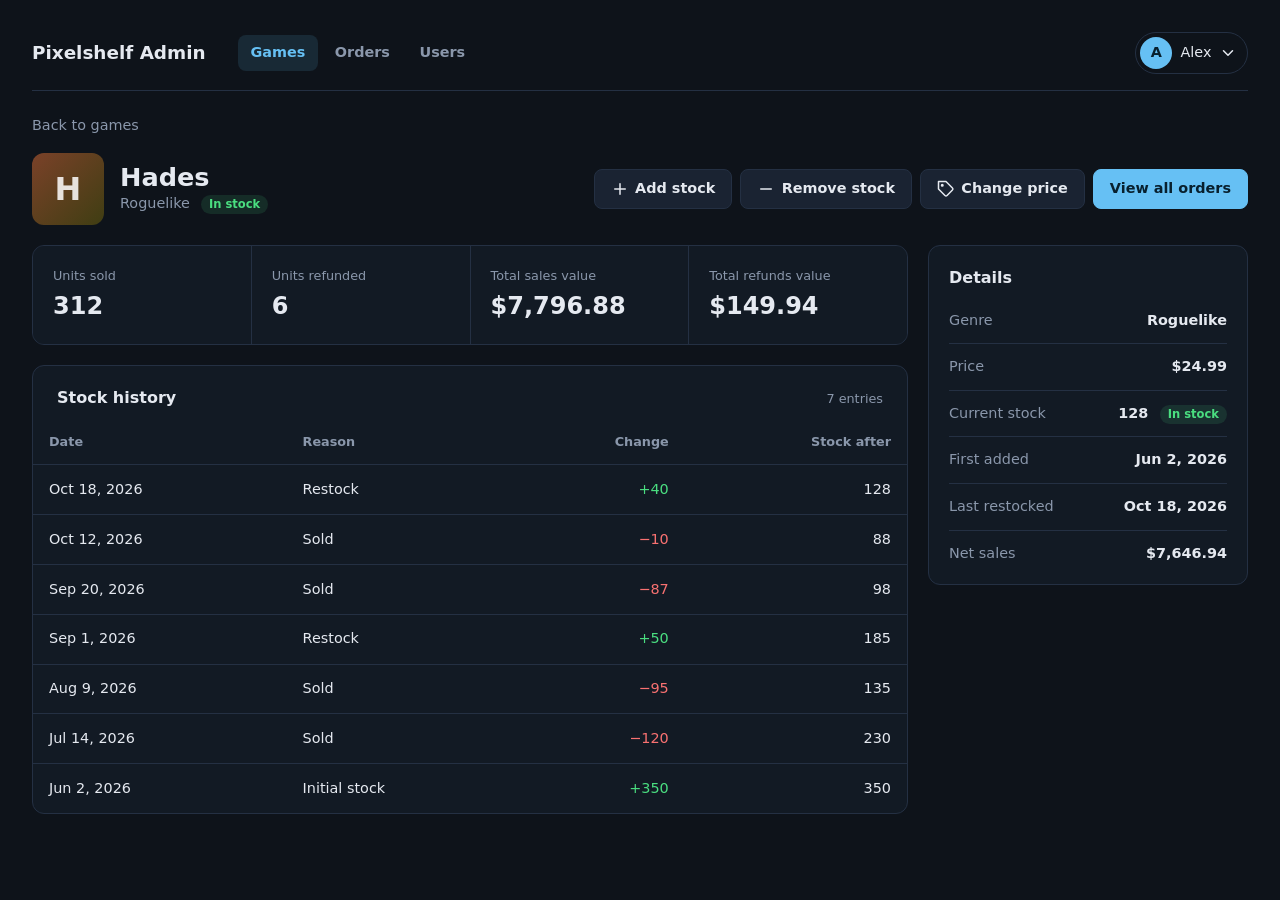
<file: game-details.html>
<!doctype html>
<html lang="en">
  <head>
    <meta charset="UTF-8" />
    <meta name="viewport" content="width=device-width, initial-scale=1.0" />
    <title>Pixelshelf Admin – Hades</title>
    <link rel="stylesheet" href="css/main.css" />
    <link rel="stylesheet" href="css/game-details.css" />
  </head>
  <body>
    <svg width="0" height="0" style="position: absolute" aria-hidden="true">
      <symbol id="i-plus" viewBox="0 0 24 24">
        <path d="M12 5v14M5 12h14" />
      </symbol>
      <symbol id="i-minus" viewBox="0 0 24 24"><path d="M5 12h14" /></symbol>
      <symbol id="i-tag" viewBox="0 0 24 24">
        <path
          d="M20.6 13.4 13.4 20.6a2 2 0 0 1-2.8 0L2 12V2h10l8.6 8.6a2 2 0 0 1 0 2.8z"
        />
        <circle cx="7" cy="7" r="1" />
      </symbol>
      <symbol id="i-settings" viewBox="0 0 24 24">
        <path
          d="M4 21v-7M4 10V3M12 21v-9M12 8V3M20 21v-5M20 12V3M1 14h6M9 8h6M17 16h6"
        />
      </symbol>
      <symbol id="i-logout" viewBox="0 0 24 24">
        <path d="M9 21H5a2 2 0 0 1-2-2V5a2 2 0 0 1 2-2h4" />
        <path d="m16 17 5-5-5-5" />
        <path d="M21 12H9" />
      </symbol>
      <symbol id="i-chevron" viewBox="0 0 24 24">
        <path d="m6 9 6 6 6-6" />
      </symbol>
    </svg>

    <header class="admin-bar">
      <a href="index.html" class="admin-bar__brand">Pixelshelf Admin</a>
      <nav class="admin-nav" aria-label="Admin">
        <a href="index.html" aria-current="page">Games</a>
        <a href="orders.html">Orders</a>
        <a href="users.html">Users</a>
      </nav>
      <details class="admin-menu">
        <summary aria-label="Account menu">
          <span class="avatar" aria-hidden="true">A</span>
          <span class="admin-menu__name">Alex</span>
          <svg class="icon" aria-hidden="true"><use href="#i-chevron" /></svg>
        </summary>
        <div class="menu-panel admin-menu__panel">
          <div class="admin-menu__user">
            <strong>Alex Rivera</strong>
            <span>alex@example.com</span>
          </div>
          <a href="account.html" class="menu-item">
            <svg class="icon" aria-hidden="true">
              <use href="#i-settings" />
            </svg>
            Account settings
          </a>
          <hr />
          <button type="button" class="menu-item menu-item--danger">
            <svg class="icon" aria-hidden="true"><use href="#i-logout" /></svg>
            Sign out
          </button>
        </div>
      </details>
    </header>

    <main>
      <a href="index.html" class="back-link">Back to games</a>

      <!-- Title + actions -->
      <div class="detail-head">
        <div class="detail-head__title">
          <div class="cover-lg" style="--hue: 18" aria-hidden="true">H</div>
          <div>
            <h1>Hades</h1>
            <p class="meta">
              Roguelike <span class="badge badge--ok">In stock</span>
            </p>
          </div>
        </div>

        <div class="detail-actions">
          <button type="button" class="btn">
            <svg class="icon" aria-hidden="true"><use href="#i-plus" /></svg>
            Add stock
          </button>
          <button type="button" class="btn">
            <svg class="icon" aria-hidden="true"><use href="#i-minus" /></svg>
            Remove stock
          </button>
          <button type="button" class="btn">
            <svg class="icon" aria-hidden="true"><use href="#i-tag" /></svg>
            Change price
          </button>
          <a href="orders.html?game=hades" class="btn btn--primary"
            >View all orders</a
          >
        </div>
      </div>

      <div class="layout">
        <div class="column">
          <!-- Sales metrics -->
          <section class="card" aria-label="Sales summary">
            <dl class="metrics">
              <div>
                <dt>Units sold</dt>
                <dd>312</dd>
              </div>
              <div>
                <dt>Units refunded</dt>
                <dd>6</dd>
              </div>
              <div>
                <dt>Total sales value</dt>
                <dd>$7,796.88</dd>
              </div>
              <div>
                <dt>Total refunds value</dt>
                <dd>$149.94</dd>
              </div>
            </dl>
          </section>

          <!-- Stock history (newest first) -->
          <section class="card history" aria-labelledby="history-title">
            <div class="card__head">
              <h2 id="history-title">Stock history</h2>
              <span>7 entries</span>
            </div>
            <div class="table-wrap">
              <table>
                <thead>
                  <tr>
                    <th scope="col">Date</th>
                    <th scope="col">Reason</th>
                    <th scope="col" class="num">Change</th>
                    <th scope="col" class="num">Stock after</th>
                  </tr>
                </thead>
                <tbody>
                  <tr>
                    <td>Oct 18, 2026</td>
                    <td>Restock</td>
                    <td class="num qty-pos">+40</td>
                    <td class="num">128</td>
                  </tr>
                  <tr>
                    <td>Oct 12, 2026</td>
                    <td>Sold</td>
                    <td class="num qty-neg">−10</td>
                    <td class="num">88</td>
                  </tr>
                  <tr>
                    <td>Sep 20, 2026</td>
                    <td>Sold</td>
                    <td class="num qty-neg">−87</td>
                    <td class="num">98</td>
                  </tr>
                  <tr>
                    <td>Sep 1, 2026</td>
                    <td>Restock</td>
                    <td class="num qty-pos">+50</td>
                    <td class="num">185</td>
                  </tr>
                  <tr>
                    <td>Aug 9, 2026</td>
                    <td>Sold</td>
                    <td class="num qty-neg">−95</td>
                    <td class="num">135</td>
                  </tr>
                  <tr>
                    <td>Jul 14, 2026</td>
                    <td>Sold</td>
                    <td class="num qty-neg">−120</td>
                    <td class="num">230</td>
                  </tr>
                  <tr>
                    <td>Jun 2, 2026</td>
                    <td>Initial stock</td>
                    <td class="num qty-pos">+350</td>
                    <td class="num">350</td>
                  </tr>
                </tbody>
              </table>
            </div>
          </section>
        </div>

        <!-- Details -->
        <aside class="card panel" aria-labelledby="details-title">
          <h2 id="details-title">Details</h2>
          <dl class="stats stats--plain">
            <div>
              <dt>Genre</dt>
              <dd>Roguelike</dd>
            </div>
            <div>
              <dt>Price</dt>
              <dd>$24.99</dd>
            </div>
            <div>
              <dt>Current stock</dt>
              <dd>128 <span class="badge badge--ok">In stock</span></dd>
            </div>
            <div>
              <dt>First added</dt>
              <dd>Jun 2, 2026</dd>
            </div>
            <div>
              <dt>Last restocked</dt>
              <dd>Oct 18, 2026</dd>
            </div>
            <div>
              <dt>Net sales</dt>
              <dd>$7,646.94</dd>
            </div>
          </dl>
        </aside>
      </div>
    </main>
  </body>
</html>
</file>
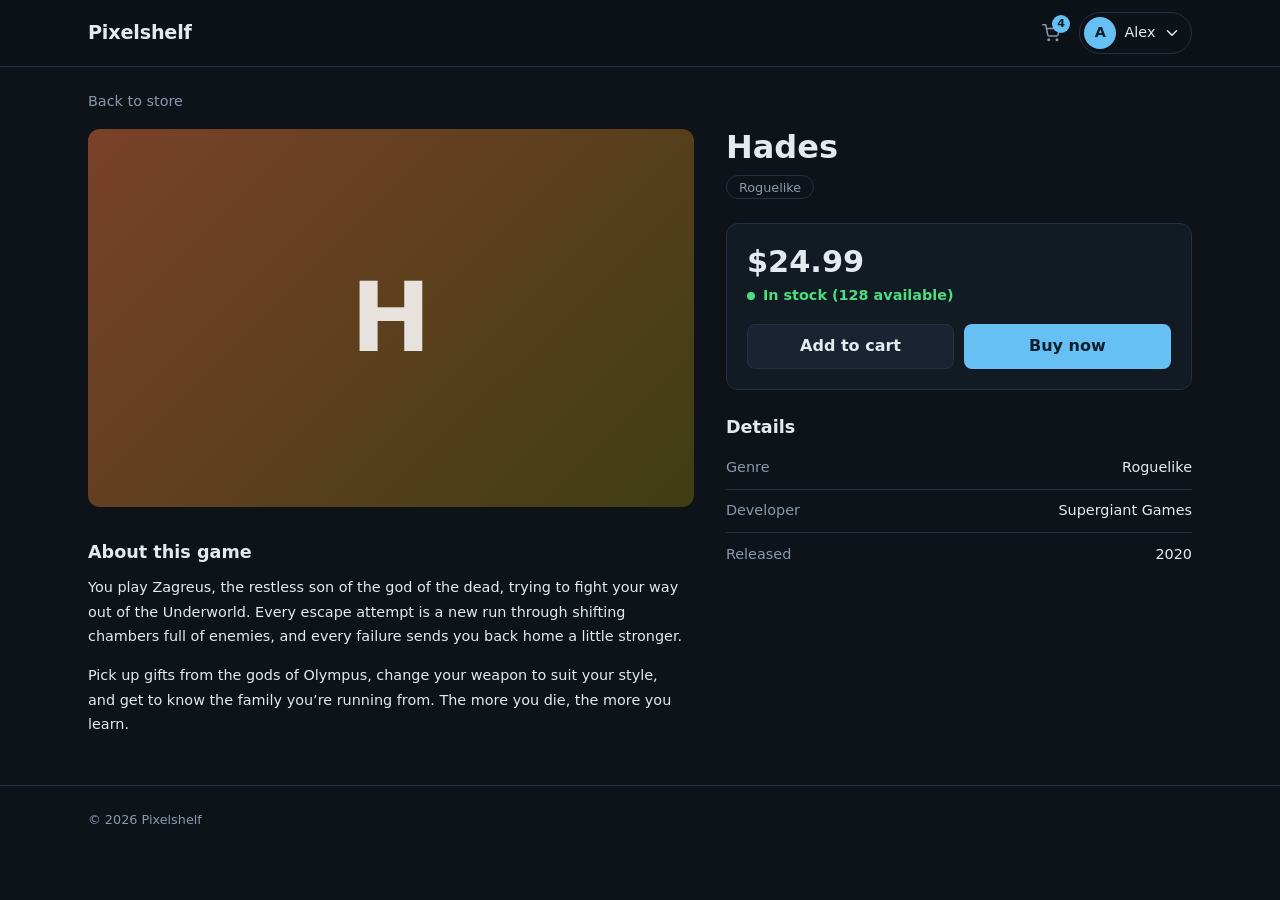
<file: game.html>
<!doctype html>
<html lang="en">
  <head>
    <meta charset="UTF-8" />
    <meta name="viewport" content="width=device-width, initial-scale=1.0" />
    <meta name="color-scheme" content="dark" />
    <title>Pixelshelf – Hades</title>
    <link rel="stylesheet" href="css/storefront.css" />
    <link rel="stylesheet" href="css/game.css" />
  </head>
  <body>
    <svg width="0" height="0" style="position: absolute" aria-hidden="true">
      <symbol id="i-cart" viewBox="0 0 24 24">
        <circle cx="9" cy="21" r="1" />
        <circle cx="20" cy="21" r="1" />
        <path d="M1 1h4l2.7 13.4a2 2 0 0 0 2 1.6h9.7a2 2 0 0 0 2-1.6L23 6H6" />
      </symbol>
      <symbol id="i-history" viewBox="0 0 24 24">
        <circle cx="12" cy="12" r="9" />
        <path d="M12 7v5l3 2" />
      </symbol>
      <symbol id="i-settings" viewBox="0 0 24 24">
        <path
          d="M4 21v-7M4 10V3M12 21v-9M12 8V3M20 21v-5M20 12V3M1 14h6M9 8h6M17 16h6"
        />
      </symbol>
      <symbol id="i-logout" viewBox="0 0 24 24">
        <path d="M9 21H5a2 2 0 0 1-2-2V5a2 2 0 0 1 2-2h4" />
        <path d="m16 17 5-5-5-5" />
        <path d="M21 12H9" />
      </symbol>
      <symbol id="i-chevron" viewBox="0 0 24 24">
        <path d="m6 9 6 6 6-6" />
      </symbol>
    </svg>

    <header class="site-header">
      <div class="wrap">
        <a href="storefront.html" class="brand">Pixelshelf</a>

        <div class="header-actions">
          <a
            href="cart.html"
            class="icon-link"
            aria-label="Cart, 4 items"
            title="Cart"
          >
            <svg class="icon" aria-hidden="true"><use href="#i-cart" /></svg>
            <span class="count" aria-hidden="true">4</span>
          </a>

          <details class="menu">
            <summary aria-label="Account menu">
              <span class="avatar" aria-hidden="true">A</span>
              <span class="menu__name">Alex</span>
              <svg class="icon" aria-hidden="true">
                <use href="#i-chevron" />
              </svg>
            </summary>
            <div class="menu__panel">
              <div class="menu__user">
                <strong>Alex Rivera</strong>
                <span>alex@example.com</span>
              </div>
              <a href="account.html" class="menu__item">
                <svg class="icon" aria-hidden="true">
                  <use href="#i-settings" />
                </svg>
                Account settings
              </a>
              <a href="history.html" class="menu__item">
                <svg class="icon" aria-hidden="true">
                  <use href="#i-history" />
                </svg>
                Purchase history
              </a>
              <hr />
              <button type="button" class="menu__item menu__item--danger">
                <svg class="icon" aria-hidden="true">
                  <use href="#i-logout" />
                </svg>
                Sign out
              </button>
            </div>
          </details>
        </div>
      </div>
    </header>

    <main class="wrap">
      <a href="storefront.html" class="crumb">Back to store</a>

      <div class="game-page">
        <!-- Left: cover + description -->
        <div>
          <div class="hero-cover" style="--hue: 18" aria-hidden="true">H</div>

          <section class="about" aria-labelledby="about-title">
            <h2 id="about-title">About this game</h2>
            <p>
              You play Zagreus, the restless son of the god of the dead, trying
              to fight your way out of the Underworld. Every escape attempt is a
              new run through shifting chambers full of enemies, and every
              failure sends you back home a little stronger.
            </p>
            <p>
              Pick up gifts from the gods of Olympus, change your weapon to suit
              your style, and get to know the family you’re running from. The
              more you die, the more you learn.
            </p>
          </section>
        </div>

        <!-- Right: title, price, stock, buy -->
        <div class="summary">
          <h1>Hades</h1>
          <span class="tag">Roguelike</span>

          <section class="buy" aria-label="Purchase options">
            <p class="buy__price">$24.99</p>
            <p class="stock stock--in">In stock (128 available)</p>

            <div class="buy__actions">
              <button type="button" class="btn btn--lg btn--ghost">
                Add to cart
              </button>
              <button type="button" class="btn btn--lg">Buy now</button>
            </div>
          </section>

          <section class="details" aria-labelledby="details-title">
            <h2 id="details-title">Details</h2>
            <dl>
              <div>
                <dt>Genre</dt>
                <dd>Roguelike</dd>
              </div>
              <div>
                <dt>Developer</dt>
                <dd>Supergiant Games</dd>
              </div>
              <div>
                <dt>Released</dt>
                <dd>2020</dd>
              </div>
            </dl>
          </section>
        </div>
      </div>
    </main>

    <footer class="site-footer">
      <div class="wrap">© 2026 Pixelshelf</div>
    </footer>
  </body>
</html>
</file>
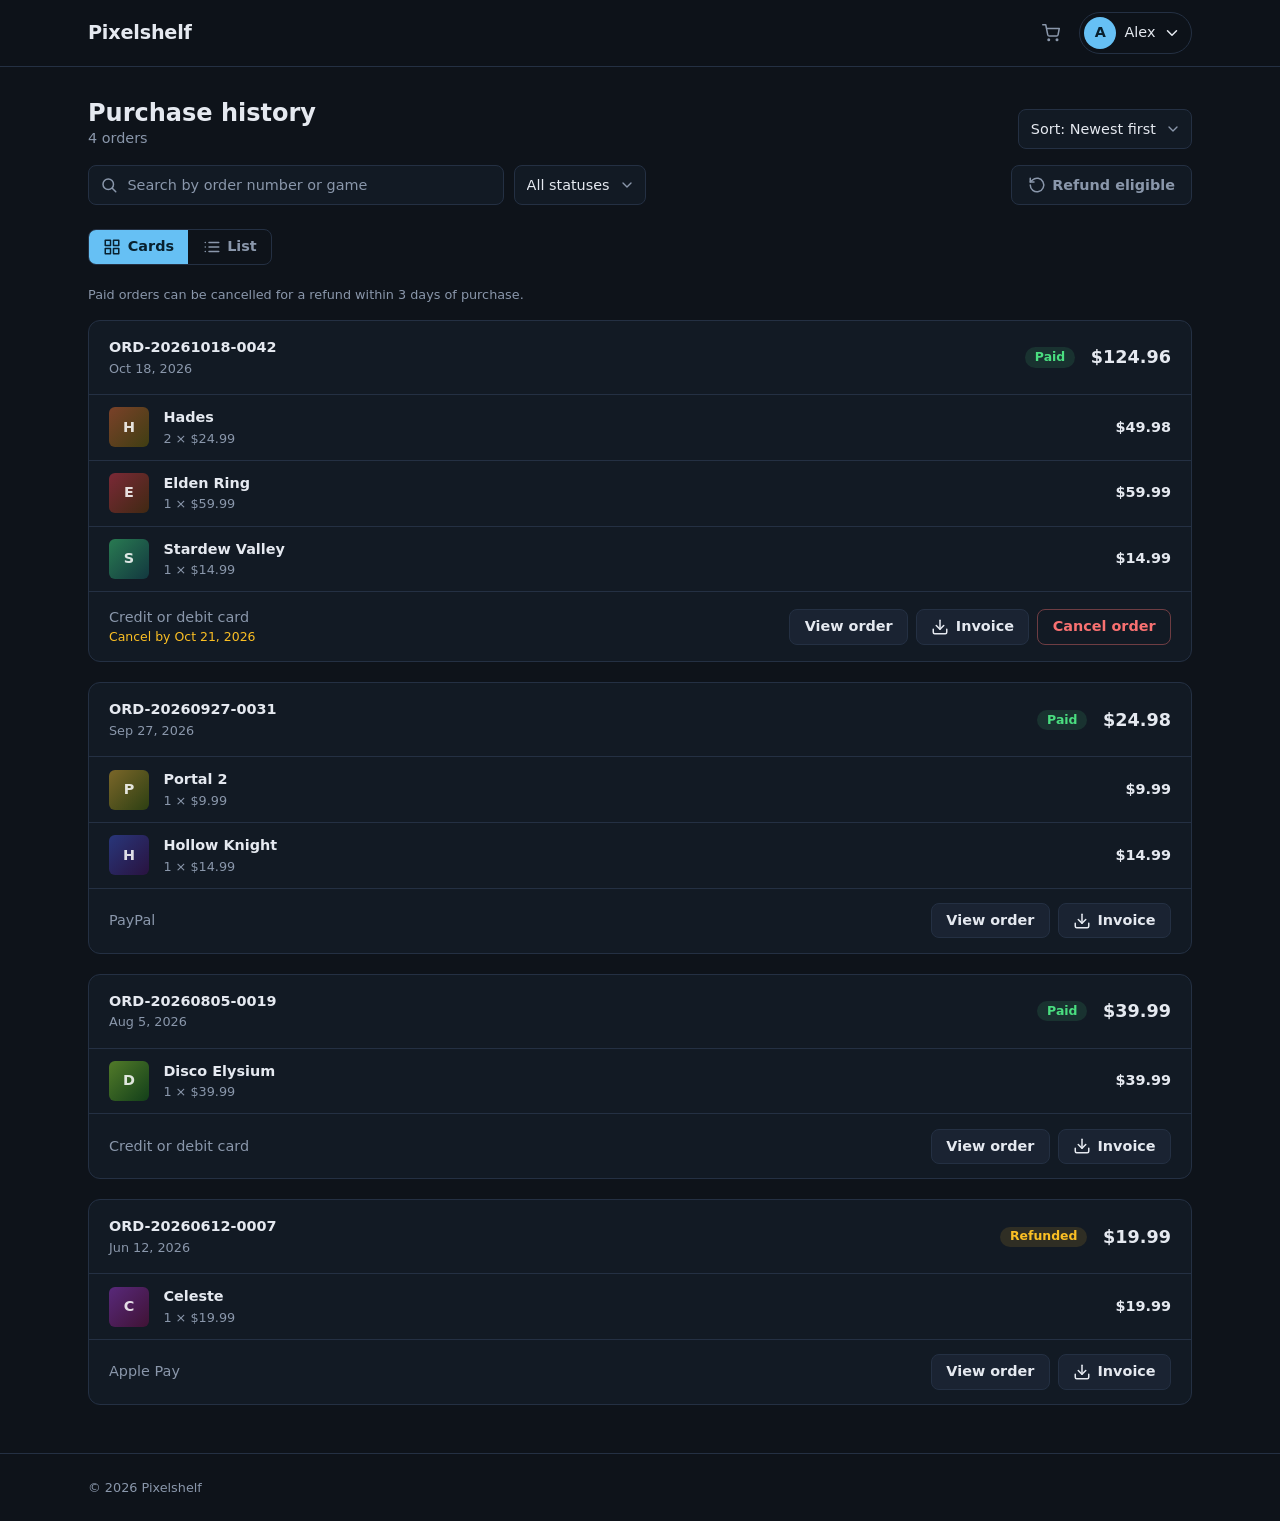
<file: history.html>
<!doctype html>
<html lang="en">
  <head>
    <meta charset="UTF-8" />
    <meta name="viewport" content="width=device-width, initial-scale=1.0" />
    <meta name="color-scheme" content="dark" />
    <title>Pixelshelf – Purchase history</title>
    <link rel="stylesheet" href="css/storefront.css" />
    <link rel="stylesheet" href="css/history.css" />
  </head>
  <body>
    <svg width="0" height="0" style="position: absolute" aria-hidden="true">
      <symbol id="i-search" viewBox="0 0 24 24">
        <circle cx="11" cy="11" r="7" />
        <path d="m21 21-4.3-4.3" />
      </symbol>
      <symbol id="i-cart" viewBox="0 0 24 24">
        <circle cx="9" cy="21" r="1" />
        <circle cx="20" cy="21" r="1" />
        <path d="M1 1h4l2.7 13.4a2 2 0 0 0 2 1.6h9.7a2 2 0 0 0 2-1.6L23 6H6" />
      </symbol>
      <symbol id="i-history" viewBox="0 0 24 24">
        <circle cx="12" cy="12" r="9" />
        <path d="M12 7v5l3 2" />
      </symbol>
      <symbol id="i-settings" viewBox="0 0 24 24">
        <path
          d="M4 21v-7M4 10V3M12 21v-9M12 8V3M20 21v-5M20 12V3M1 14h6M9 8h6M17 16h6"
        />
      </symbol>
      <symbol id="i-logout" viewBox="0 0 24 24">
        <path d="M9 21H5a2 2 0 0 1-2-2V5a2 2 0 0 1 2-2h4" />
        <path d="m16 17 5-5-5-5" />
        <path d="M21 12H9" />
      </symbol>
      <symbol id="i-chevron" viewBox="0 0 24 24">
        <path d="m6 9 6 6 6-6" />
      </symbol>
      <symbol id="i-grid" viewBox="0 0 24 24">
        <path d="M3 3h7v7H3zM14 3h7v7h-7zM14 14h7v7h-7zM3 14h7v7H3z" />
      </symbol>
      <symbol id="i-refund" viewBox="0 0 24 24">
        <path d="M3 12a9 9 0 1 0 3-6.7L3 8" />
        <path d="M3 3v5h5" />
      </symbol>
      <symbol id="i-list" viewBox="0 0 24 24">
        <path d="M8 6h13M8 12h13M8 18h13M3 6h.01M3 12h.01M3 18h.01" />
      </symbol>
      <symbol id="i-download" viewBox="0 0 24 24">
        <path d="M21 15v4a2 2 0 0 1-2 2H5a2 2 0 0 1-2-2v-4" />
        <path d="m7 10 5 5 5-5" />
        <path d="M12 15V3" />
      </symbol>
    </svg>

    <header class="site-header">
      <div class="wrap">
        <a href="storefront.html" class="brand">Pixelshelf</a>

        <div class="header-actions">
          <a href="cart.html" class="icon-link" aria-label="Cart" title="Cart">
            <svg class="icon" aria-hidden="true"><use href="#i-cart" /></svg>
          </a>

          <details class="menu">
            <summary aria-label="Account menu">
              <span class="avatar" aria-hidden="true">A</span>
              <span class="menu__name">Alex</span>
              <svg class="icon" aria-hidden="true">
                <use href="#i-chevron" />
              </svg>
            </summary>
            <div class="menu__panel">
              <div class="menu__user">
                <strong>Alex Rivera</strong>
                <span>alex@example.com</span>
              </div>
              <a href="account.html" class="menu__item">
                <svg class="icon" aria-hidden="true">
                  <use href="#i-settings" />
                </svg>
                Account settings
              </a>
              <a href="history.html" class="menu__item" aria-current="page">
                <svg class="icon" aria-hidden="true">
                  <use href="#i-history" />
                </svg>
                Purchase history
              </a>
              <hr />
              <button type="button" class="menu__item menu__item--danger">
                <svg class="icon" aria-hidden="true">
                  <use href="#i-logout" />
                </svg>
                Sign out
              </button>
            </div>
          </details>
        </div>
      </div>
    </header>

    <main class="wrap">
      <div class="page-head">
        <div>
          <h1>Purchase history</h1>
          <p>4 orders</p>
        </div>
        <label class="select">
          <span class="sr-only">Sort orders</span>
          <select name="sort">
            <option value="newest">Sort: Newest first</option>
            <option value="oldest">Oldest first</option>
            <option value="total">Highest total</option>
          </select>
        </label>
      </div>

      <div class="filters">
        <label class="search">
          <span class="sr-only">Search orders</span>
          <svg class="icon" aria-hidden="true"><use href="#i-search" /></svg>
          <input
            type="search"
            name="search"
            placeholder="Search by order number or game"
          />
        </label>
        <label class="select">
          <span class="sr-only">Filter by status</span>
          <select name="status">
            <option value="">All statuses</option>
            <option value="paid">Paid</option>
            <option value="refunded">Refunded</option>
          </select>
        </label>
        <label class="filter-btn" title="Orders placed within the last 3 days">
          <input type="checkbox" id="filter-refund" class="sr-only" />
          <svg class="icon" aria-hidden="true"><use href="#i-refund" /></svg>
          Refund eligible
        </label>
      </div>

      <div class="view-toggle" role="radiogroup" aria-label="Change view">
        <label>
          <input
            type="radio"
            name="view"
            id="view-cards"
            class="sr-only"
            checked
          />
          <svg class="icon" aria-hidden="true"><use href="#i-grid" /></svg>
          Cards
        </label>
        <label>
          <input type="radio" name="view" id="view-list" class="sr-only" />
          <svg class="icon" aria-hidden="true"><use href="#i-list" /></svg>
          List
        </label>
      </div>

      <p class="refund-note">
        Paid orders can be cancelled for a refund within 3 days of purchase.
      </p>

      <ul class="orders">
        <!-- Order 1 (placed Oct 18, inside the 3-day window) -->
        <li data-refundable>
          <article class="order">
            <div class="order__head">
              <div>
                <p class="order__num">
                  <a href="order.html">ORD-20261018-0042</a>
                </p>
                <p class="order__date">Oct 18, 2026</p>
              </div>
              <div class="order__right">
                <span class="status">Paid</span>
                <strong class="order__total">$124.96</strong>
              </div>
            </div>
            <ul class="order__items">
              <li class="order__item">
                <span class="thumb" style="--hue: 18" aria-hidden="true"
                  >H</span
                >
                <div>
                  <p class="item-name">
                    <a href="game.html?id=hades">Hades</a>
                  </p>
                  <p class="item-qty">2 × $24.99</p>
                </div>
                <span class="item-sub">$49.98</span>
              </li>
              <li class="order__item">
                <span class="thumb" style="--hue: 350" aria-hidden="true"
                  >E</span
                >
                <div>
                  <p class="item-name">
                    <a href="game.html?id=elden-ring">Elden Ring</a>
                  </p>
                  <p class="item-qty">1 × $59.99</p>
                </div>
                <span class="item-sub">$59.99</span>
              </li>
              <li class="order__item">
                <span class="thumb" style="--hue: 150" aria-hidden="true"
                  >S</span
                >
                <div>
                  <p class="item-name">
                    <a href="game.html?id=stardew-valley">Stardew Valley</a>
                  </p>
                  <p class="item-qty">1 × $14.99</p>
                </div>
                <span class="item-sub">$14.99</span>
              </li>
            </ul>
            <div class="order__foot">
              <span
                >Credit or debit card<span class="deadline"
                  >Cancel by Oct 21, 2026</span
                ></span
              >
              <div class="order__actions">
                <a href="order.html" class="btn btn--ghost">View order</a>
                <a
                  href="invoices/ORD-20261018-0042.pdf"
                  download
                  class="btn btn--ghost"
                >
                  <svg class="icon" aria-hidden="true">
                    <use href="#i-download" />
                  </svg>
                  Invoice
                </a>
                <button type="button" class="btn btn--cancel">
                  Cancel order
                </button>
              </div>
            </div>
          </article>
        </li>

        <!-- Order 2 -->
        <li>
          <article class="order">
            <div class="order__head">
              <div>
                <p class="order__num">
                  <a href="order.html">ORD-20260927-0031</a>
                </p>
                <p class="order__date">Sep 27, 2026</p>
              </div>
              <div class="order__right">
                <span class="status">Paid</span>
                <strong class="order__total">$24.98</strong>
              </div>
            </div>
            <ul class="order__items">
              <li class="order__item">
                <span class="thumb" style="--hue: 45" aria-hidden="true"
                  >P</span
                >
                <div>
                  <p class="item-name">
                    <a href="game.html?id=portal-2">Portal 2</a>
                  </p>
                  <p class="item-qty">1 × $9.99</p>
                </div>
                <span class="item-sub">$9.99</span>
              </li>
              <li class="order__item">
                <span class="thumb" style="--hue: 230" aria-hidden="true"
                  >H</span
                >
                <div>
                  <p class="item-name">
                    <a href="game.html?id=hollow-knight">Hollow Knight</a>
                  </p>
                  <p class="item-qty">1 × $14.99</p>
                </div>
                <span class="item-sub">$14.99</span>
              </li>
            </ul>
            <div class="order__foot">
              <span>PayPal</span>
              <div class="order__actions">
                <a href="order.html" class="btn btn--ghost">View order</a>
                <a
                  href="invoices/ORD-20260927-0031.pdf"
                  download
                  class="btn btn--ghost"
                >
                  <svg class="icon" aria-hidden="true">
                    <use href="#i-download" />
                  </svg>
                  Invoice
                </a>
              </div>
            </div>
          </article>
        </li>

        <!-- Order 3 -->
        <li>
          <article class="order">
            <div class="order__head">
              <div>
                <p class="order__num">
                  <a href="order.html">ORD-20260805-0019</a>
                </p>
                <p class="order__date">Aug 5, 2026</p>
              </div>
              <div class="order__right">
                <span class="status">Paid</span>
                <strong class="order__total">$39.99</strong>
              </div>
            </div>
            <ul class="order__items">
              <li class="order__item">
                <span class="thumb" style="--hue: 90" aria-hidden="true"
                  >D</span
                >
                <div>
                  <p class="item-name">
                    <a href="game.html?id=disco-elysium">Disco Elysium</a>
                  </p>
                  <p class="item-qty">1 × $39.99</p>
                </div>
                <span class="item-sub">$39.99</span>
              </li>
            </ul>
            <div class="order__foot">
              <span>Credit or debit card</span>
              <div class="order__actions">
                <a href="order.html" class="btn btn--ghost">View order</a>
                <a
                  href="invoices/ORD-20260805-0019.pdf"
                  download
                  class="btn btn--ghost"
                >
                  <svg class="icon" aria-hidden="true">
                    <use href="#i-download" />
                  </svg>
                  Invoice
                </a>
              </div>
            </div>
          </article>
        </li>

        <!-- Order 4 (refunded) -->
        <li>
          <article class="order">
            <div class="order__head">
              <div>
                <p class="order__num">
                  <a href="order.html">ORD-20260612-0007</a>
                </p>
                <p class="order__date">Jun 12, 2026</p>
              </div>
              <div class="order__right">
                <span class="status status--refunded">Refunded</span>
                <strong class="order__total">$19.99</strong>
              </div>
            </div>
            <ul class="order__items">
              <li class="order__item">
                <span class="thumb" style="--hue: 275" aria-hidden="true"
                  >C</span
                >
                <div>
                  <p class="item-name">
                    <a href="game.html?id=celeste">Celeste</a>
                  </p>
                  <p class="item-qty">1 × $19.99</p>
                </div>
                <span class="item-sub">$19.99</span>
              </li>
            </ul>
            <div class="order__foot">
              <span>Apple Pay</span>
              <div class="order__actions">
                <a href="order.html" class="btn btn--ghost">View order</a>
                <a
                  href="invoices/ORD-20260612-0007.pdf"
                  download
                  class="btn btn--ghost"
                >
                  <svg class="icon" aria-hidden="true">
                    <use href="#i-download" />
                  </svg>
                  Invoice
                </a>
              </div>
            </div>
          </article>
        </li>
      </ul>
    </main>

    <footer class="site-footer">
      <div class="wrap">© 2026 Pixelshelf</div>
    </footer>
  </body>
</html>
</file>
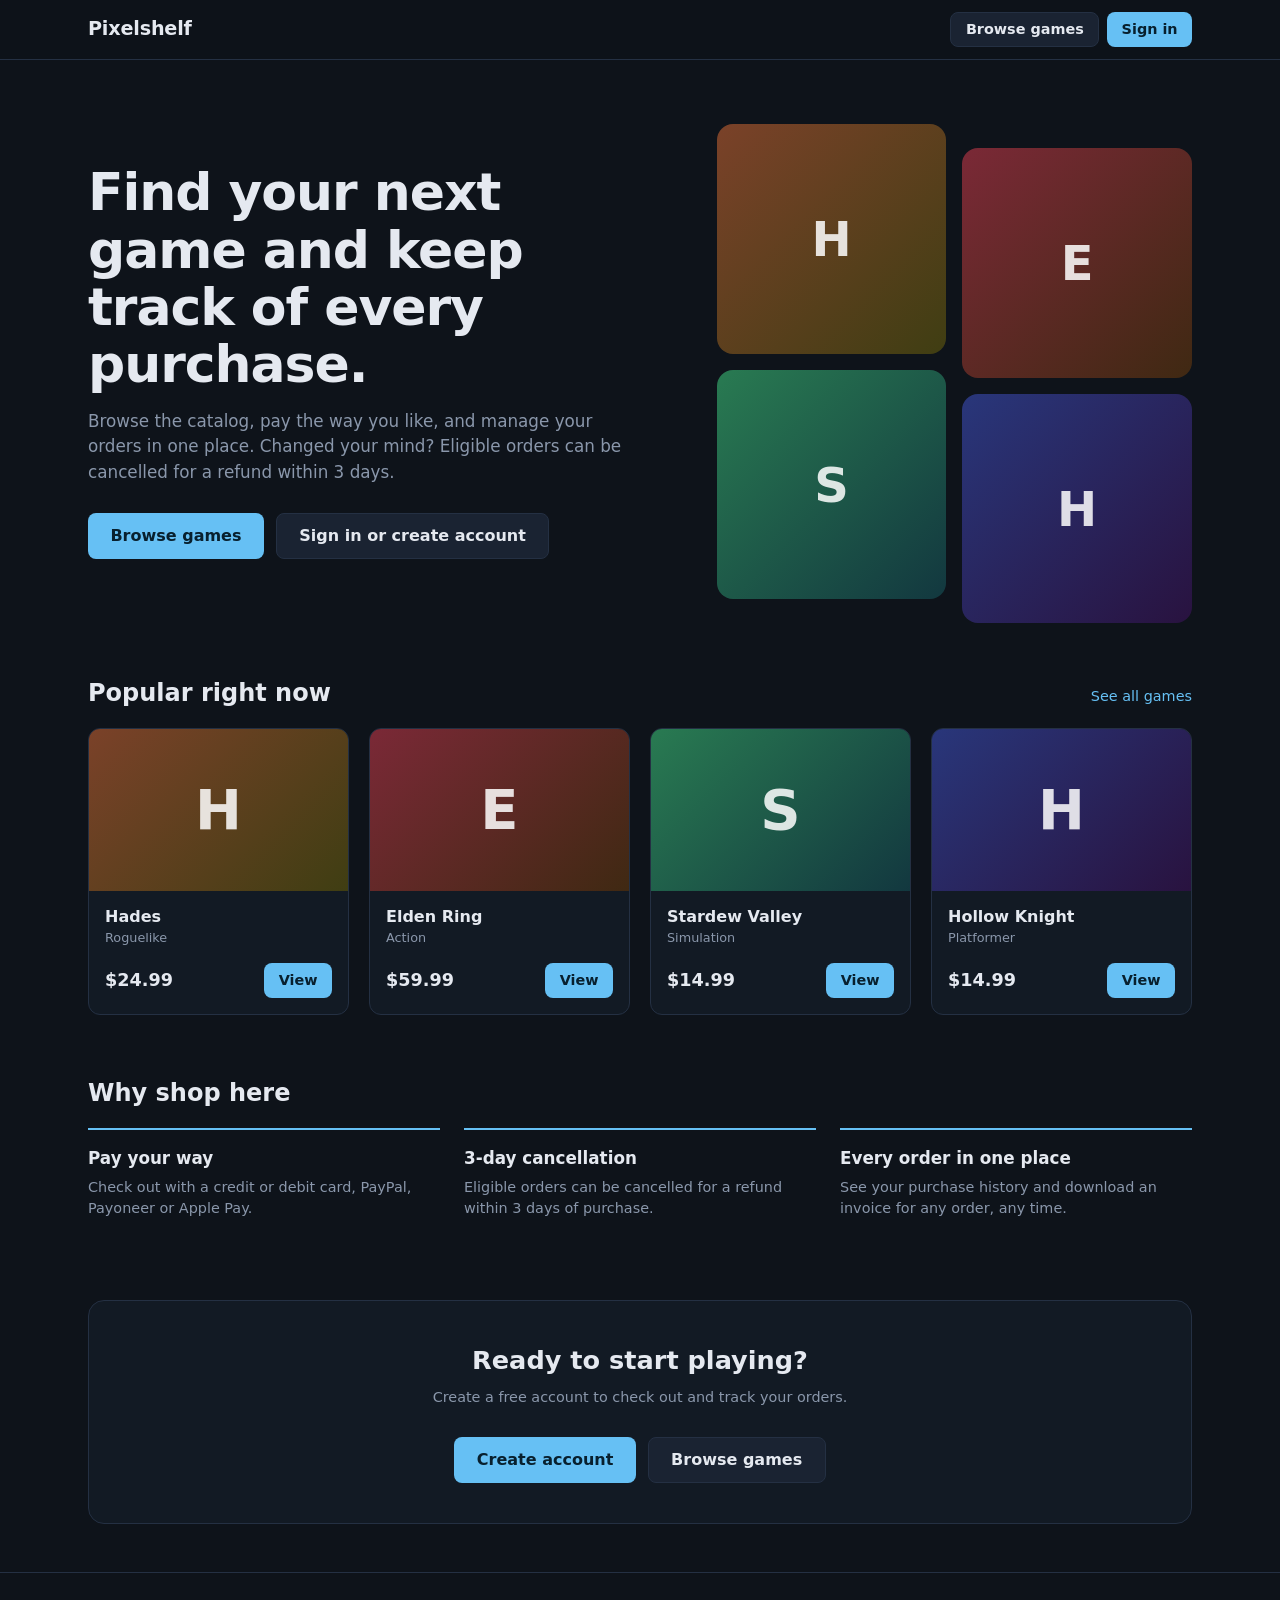
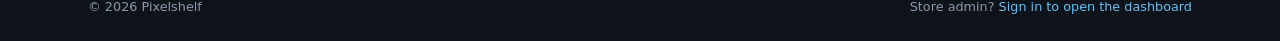
<file: landing.html>
<!doctype html>
<html lang="en">
  <head>
    <meta charset="UTF-8" />
    <meta name="viewport" content="width=device-width, initial-scale=1.0" />
    <meta name="color-scheme" content="dark" />
    <title>Pixelshelf – Find your next game</title>
    <link rel="stylesheet" href="css/storefront.css" />
    <link rel="stylesheet" href="css/landing.css" />
  </head>
  <body>
    <header class="site-header">
      <div class="wrap">
        <a href="landing.html" class="brand">Pixelshelf</a>

        <div class="header-actions">
          <a href="storefront.html" class="btn btn--ghost">Browse games</a>
          <a href="login.html" class="btn">Sign in</a>
        </div>
      </div>
    </header>

    <main class="wrap">
      <!-- Hero -->
      <section class="hero" aria-labelledby="hero-title">
        <div>
          <h1 id="hero-title">
            Find your next game and keep track of every purchase.
          </h1>
          <p>
            Browse the catalog, pay the way you like, and manage your orders in
            one place. Changed your mind? Eligible orders can be cancelled for a
            refund within 3 days.
          </p>
          <div class="hero__actions">
            <a href="storefront.html" class="btn btn--lg">Browse games</a>
            <a href="login.html" class="btn btn--lg btn--ghost"
              >Sign in or create account</a
            >
          </div>
        </div>

        <div class="tiles" aria-hidden="true">
          <div class="tile" style="--hue: 18">H</div>
          <div class="tile" style="--hue: 350">E</div>
          <div class="tile" style="--hue: 150">S</div>
          <div class="tile" style="--hue: 230">H</div>
        </div>
      </section>

      <!-- Popular games -->
      <section class="section" aria-labelledby="popular-title">
        <div class="section__head">
          <h2 id="popular-title">Popular right now</h2>
          <a href="storefront.html">See all games</a>
        </div>

        <ul class="grid">
          <li>
            <article class="game">
              <div class="cover" style="--hue: 18" aria-hidden="true">H</div>
              <div class="game__body">
                <h3>Hades</h3>
                <p class="genre">Roguelike</p>
                <div class="game__foot">
                  <span class="price">$24.99</span>
                  <a href="game.html?id=hades" class="btn">View</a>
                </div>
              </div>
            </article>
          </li>
          <li>
            <article class="game">
              <div class="cover" style="--hue: 350" aria-hidden="true">E</div>
              <div class="game__body">
                <h3>Elden Ring</h3>
                <p class="genre">Action</p>
                <div class="game__foot">
                  <span class="price">$59.99</span>
                  <a href="game.html?id=elden-ring" class="btn">View</a>
                </div>
              </div>
            </article>
          </li>
          <li>
            <article class="game">
              <div class="cover" style="--hue: 150" aria-hidden="true">S</div>
              <div class="game__body">
                <h3>Stardew Valley</h3>
                <p class="genre">Simulation</p>
                <div class="game__foot">
                  <span class="price">$14.99</span>
                  <a href="game.html?id=stardew-valley" class="btn">View</a>
                </div>
              </div>
            </article>
          </li>
          <li>
            <article class="game">
              <div class="cover" style="--hue: 230" aria-hidden="true">H</div>
              <div class="game__body">
                <h3>Hollow Knight</h3>
                <p class="genre">Platformer</p>
                <div class="game__foot">
                  <span class="price">$14.99</span>
                  <a href="game.html?id=hollow-knight" class="btn">View</a>
                </div>
              </div>
            </article>
          </li>
        </ul>
      </section>

      <!-- Why Pixelshelf -->
      <section class="section" aria-labelledby="why-title">
        <h2 id="why-title" style="margin-bottom: 1.25rem">Why shop here</h2>
        <ul class="features">
          <li>
            <h3>Pay your way</h3>
            <p>
              Check out with a credit or debit card, PayPal, Payoneer or Apple
              Pay.
            </p>
          </li>
          <li>
            <h3>3-day cancellation</h3>
            <p>
              Eligible orders can be cancelled for a refund within 3 days of
              purchase.
            </p>
          </li>
          <li>
            <h3>Every order in one place</h3>
            <p>
              See your purchase history and download an invoice for any order,
              any time.
            </p>
          </li>
        </ul>
      </section>

      <!-- Final call to action -->
      <section class="cta" aria-labelledby="cta-title">
        <h2 id="cta-title">Ready to start playing?</h2>
        <p>Create a free account to check out and track your orders.</p>
        <div class="hero__actions">
          <a href="login.html" class="btn btn--lg">Create account</a>
          <a href="storefront.html" class="btn btn--lg btn--ghost"
            >Browse games</a
          >
        </div>
      </section>
    </main>

    <footer class="site-footer">
      <div class="wrap">
        <span>© 2026 Pixelshelf</span>
        <span
          >Store admin?
          <a href="login.html">Sign in to open the dashboard</a></span
        >
      </div>
    </footer>
  </body>
</html>
</file>
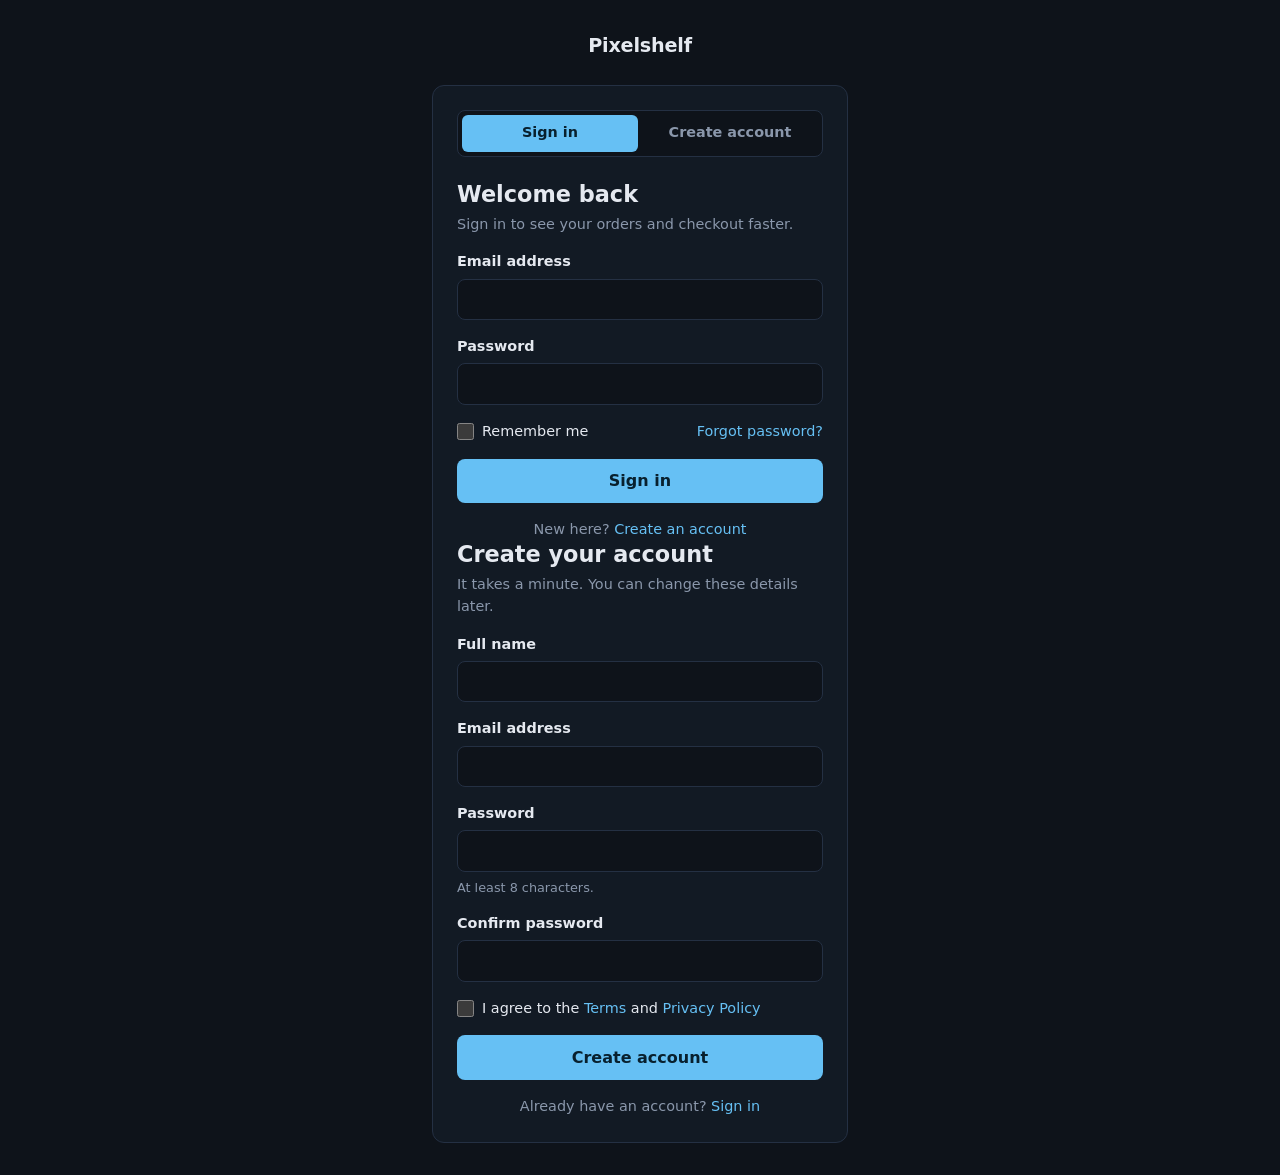
<file: login.html>
<!doctype html>
<html lang="en">
  <head>
    <meta charset="UTF-8" />
    <meta name="viewport" content="width=device-width, initial-scale=1.0" />
    <meta name="color-scheme" content="dark" />
    <title>Pixelshelf – Sign in</title>
    <link rel="stylesheet" href="css/storefront.css" />
    <link rel="stylesheet" href="css/auth.css" />
  </head>
  <body>
    <main class="auth">
      <a href="storefront.html" class="brand">Pixelshelf</a>

      <div class="auth-card">
        <!-- Switch between the two forms (hidden radios, no JS) -->
        <div
          class="tabs"
          role="radiogroup"
          aria-label="Sign in or create account"
        >
          <label>
            <input
              type="radio"
              name="mode"
              id="mode-signin"
              class="sr-only"
              checked
            />
            Sign in
          </label>
          <label>
            <input type="radio" name="mode" id="mode-signup" class="sr-only" />
            Create account
          </label>
        </div>

        <!-- Sign in -->
        <form class="form form--signin" method="post">
          <h1>Welcome back</h1>
          <p class="form__lead">
            Sign in to see your orders and checkout faster.
          </p>

          <div class="field">
            <label for="signin-email">Email address</label>
            <input
              id="signin-email"
              name="email"
              type="email"
              autocomplete="email"
              required
            />
          </div>

          <div class="field">
            <label for="signin-password">Password</label>
            <input
              id="signin-password"
              name="password"
              type="password"
              autocomplete="current-password"
              required
            />
          </div>

          <div class="row">
            <label class="check">
              <input type="checkbox" name="remember" />
              Remember me
            </label>
            <a href="forgot-password.html">Forgot password?</a>
          </div>

          <button type="submit" class="btn btn--block">Sign in</button>

          <p class="switch">
            New here?
            <label for="mode-signup" class="link">Create an account</label>
          </p>
        </form>

        <!-- Create account -->
        <form class="form form--signup" method="post">
          <h1>Create your account</h1>
          <p class="form__lead">
            It takes a minute. You can change these details later.
          </p>

          <div class="field">
            <label for="signup-name">Full name</label>
            <input
              id="signup-name"
              name="name"
              type="text"
              autocomplete="name"
              required
            />
          </div>

          <div class="field">
            <label for="signup-email">Email address</label>
            <input
              id="signup-email"
              name="email"
              type="email"
              autocomplete="email"
              required
            />
          </div>

          <div class="field">
            <label for="signup-password">Password</label>
            <input
              id="signup-password"
              name="password"
              type="password"
              minlength="8"
              autocomplete="new-password"
              required
            />
            <span class="hint">At least 8 characters.</span>
          </div>

          <div class="field">
            <label for="signup-confirm">Confirm password</label>
            <input
              id="signup-confirm"
              name="confirm-password"
              type="password"
              minlength="8"
              autocomplete="new-password"
              required
            />
          </div>

          <label class="check">
            <input type="checkbox" name="terms" required />
            <span
              >I agree to the <a href="terms.html">Terms</a> and
              <a href="privacy.html">Privacy Policy</a></span
            >
          </label>

          <button type="submit" class="btn btn--block">Create account</button>

          <p class="switch">
            Already have an account?
            <label for="mode-signin" class="link">Sign in</label>
          </p>
        </form>
      </div>
    </main>
  </body>
</html>
</file>
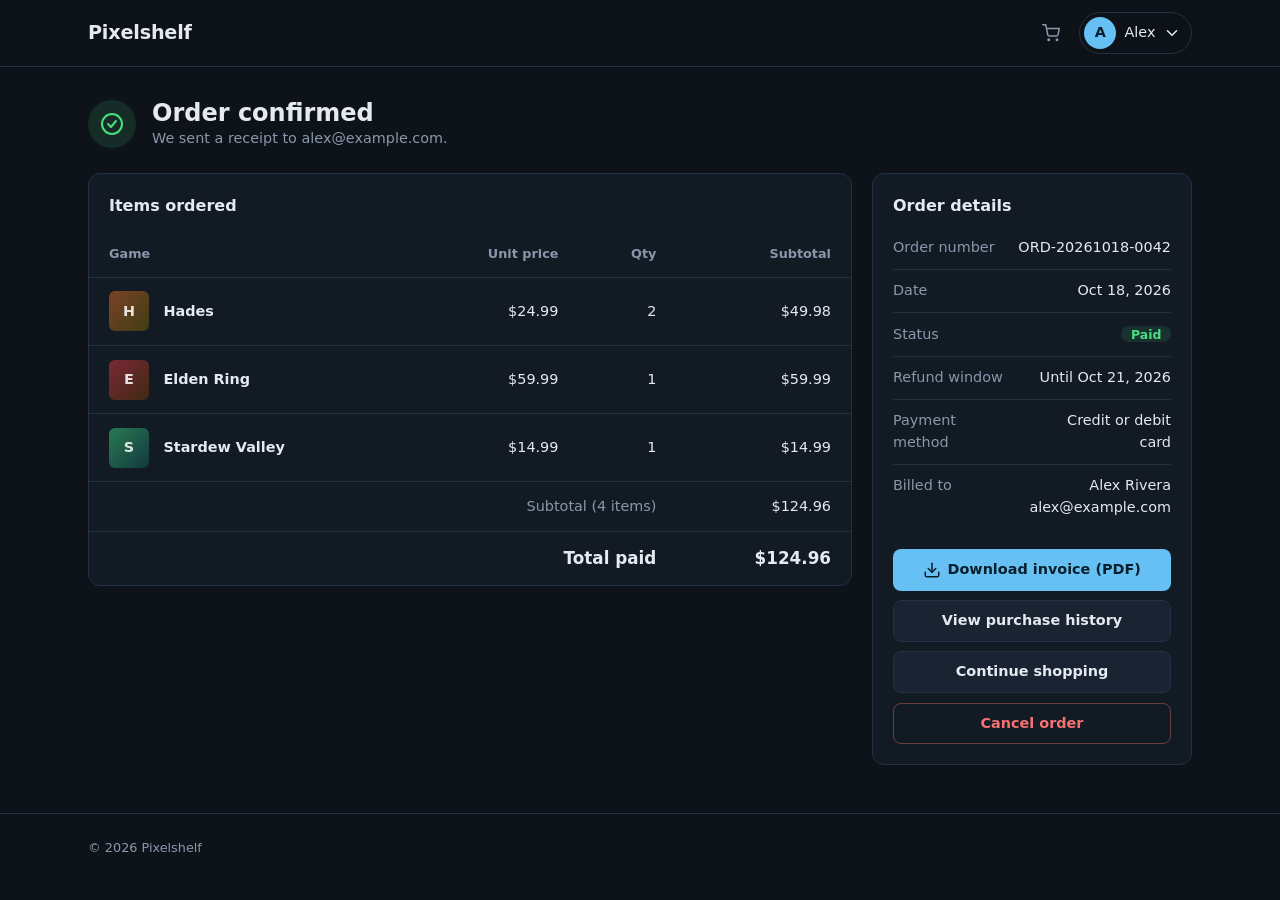
<file: order.html>
<!doctype html>
<html lang="en">
  <head>
    <meta charset="UTF-8" />
    <meta name="viewport" content="width=device-width, initial-scale=1.0" />
    <meta name="color-scheme" content="dark" />
    <title>Pixelshelf – Order ORD-20261018-0042</title>
    <link rel="stylesheet" href="css/storefront.css" />
    <link rel="stylesheet" href="css/order.css" />
  </head>
  <body>
    <svg width="0" height="0" style="position: absolute" aria-hidden="true">
      <symbol id="i-cart" viewBox="0 0 24 24">
        <circle cx="9" cy="21" r="1" />
        <circle cx="20" cy="21" r="1" />
        <path d="M1 1h4l2.7 13.4a2 2 0 0 0 2 1.6h9.7a2 2 0 0 0 2-1.6L23 6H6" />
      </symbol>
      <symbol id="i-history" viewBox="0 0 24 24">
        <circle cx="12" cy="12" r="9" />
        <path d="M12 7v5l3 2" />
      </symbol>
      <symbol id="i-settings" viewBox="0 0 24 24">
        <path
          d="M4 21v-7M4 10V3M12 21v-9M12 8V3M20 21v-5M20 12V3M1 14h6M9 8h6M17 16h6"
        />
      </symbol>
      <symbol id="i-logout" viewBox="0 0 24 24">
        <path d="M9 21H5a2 2 0 0 1-2-2V5a2 2 0 0 1 2-2h4" />
        <path d="m16 17 5-5-5-5" />
        <path d="M21 12H9" />
      </symbol>
      <symbol id="i-chevron" viewBox="0 0 24 24">
        <path d="m6 9 6 6 6-6" />
      </symbol>
      <symbol id="i-check" viewBox="0 0 24 24">
        <circle cx="12" cy="12" r="10" />
        <path d="m8 12 3 3 5-6" />
      </symbol>
      <symbol id="i-download" viewBox="0 0 24 24">
        <path d="M21 15v4a2 2 0 0 1-2 2H5a2 2 0 0 1-2-2v-4" />
        <path d="m7 10 5 5 5-5" />
        <path d="M12 15V3" />
      </symbol>
    </svg>

    <!-- Header (cart is empty after checkout, so no count badge) -->
    <header class="site-header">
      <div class="wrap">
        <a href="storefront.html" class="brand">Pixelshelf</a>

        <div class="header-actions">
          <a href="cart.html" class="icon-link" aria-label="Cart" title="Cart">
            <svg class="icon" aria-hidden="true"><use href="#i-cart" /></svg>
          </a>

          <details class="menu">
            <summary aria-label="Account menu">
              <span class="avatar" aria-hidden="true">A</span>
              <span class="menu__name">Alex</span>
              <svg class="icon" aria-hidden="true">
                <use href="#i-chevron" />
              </svg>
            </summary>
            <div class="menu__panel">
              <div class="menu__user">
                <strong>Alex Rivera</strong>
                <span>alex@example.com</span>
              </div>
              <a href="account.html" class="menu__item">
                <svg class="icon" aria-hidden="true">
                  <use href="#i-settings" />
                </svg>
                Account settings
              </a>
              <a href="history.html" class="menu__item">
                <svg class="icon" aria-hidden="true">
                  <use href="#i-history" />
                </svg>
                Purchase history
              </a>
              <hr />
              <button type="button" class="menu__item menu__item--danger">
                <svg class="icon" aria-hidden="true">
                  <use href="#i-logout" />
                </svg>
                Sign out
              </button>
            </div>
          </details>
        </div>
      </div>
    </header>

    <main class="wrap">
      <p class="print-only">Pixelshelf invoice</p>

      <div class="confirm">
        <div class="confirm__icon" aria-hidden="true">
          <svg class="icon"><use href="#i-check" /></svg>
        </div>
        <div>
          <h1>Order confirmed</h1>
          <p>We sent a receipt to alex@example.com.</p>
        </div>
      </div>

      <div class="order-layout">
        <!-- Items -->
        <section class="panel" aria-labelledby="items-title">
          <h2 class="panel__title" id="items-title">Items ordered</h2>
          <div class="table-wrap">
            <table>
              <thead>
                <tr>
                  <th scope="col">Game</th>
                  <th scope="col" class="num">Unit price</th>
                  <th scope="col" class="num">Qty</th>
                  <th scope="col" class="num">Subtotal</th>
                </tr>
              </thead>
              <tbody>
                <tr>
                  <td>
                    <div class="item">
                      <span class="thumb" style="--hue: 18" aria-hidden="true"
                        >H</span
                      >Hades
                    </div>
                  </td>
                  <td class="num">$24.99</td>
                  <td class="num">2</td>
                  <td class="num">$49.98</td>
                </tr>
                <tr>
                  <td>
                    <div class="item">
                      <span class="thumb" style="--hue: 350" aria-hidden="true"
                        >E</span
                      >Elden Ring
                    </div>
                  </td>
                  <td class="num">$59.99</td>
                  <td class="num">1</td>
                  <td class="num">$59.99</td>
                </tr>
                <tr>
                  <td>
                    <div class="item">
                      <span class="thumb" style="--hue: 150" aria-hidden="true"
                        >S</span
                      >Stardew Valley
                    </div>
                  </td>
                  <td class="num">$14.99</td>
                  <td class="num">1</td>
                  <td class="num">$14.99</td>
                </tr>
              </tbody>
              <tfoot>
                <tr>
                  <th scope="row" colspan="3">Subtotal (4 items)</th>
                  <td class="num">$124.96</td>
                </tr>
                <tr class="grand">
                  <th scope="row" colspan="3">Total paid</th>
                  <td class="num">$124.96</td>
                </tr>
              </tfoot>
            </table>
          </div>
        </section>

        <!-- Order info + actions -->
        <aside class="panel info" aria-labelledby="info-title">
          <h2 id="info-title">Order details</h2>
          <dl>
            <div>
              <dt>Order number</dt>
              <dd>ORD-20261018-0042</dd>
            </div>
            <div>
              <dt>Date</dt>
              <dd>Oct 18, 2026</dd>
            </div>
            <div>
              <dt>Status</dt>
              <dd><span class="status">Paid</span></dd>
            </div>
            <div>
              <dt>Refund window</dt>
              <dd>Until Oct 21, 2026</dd>
            </div>
            <div>
              <dt>Payment method</dt>
              <dd>Credit or debit card</dd>
            </div>
            <div>
              <dt>Billed to</dt>
              <dd>Alex Rivera<br />alex@example.com</dd>
            </div>
          </dl>

          <div class="order-actions">
            <button type="button" class="btn" onclick="window.print()">
              <svg class="icon" aria-hidden="true">
                <use href="#i-download" />
              </svg>
              Download invoice (PDF)
            </button>
            <a href="history.html" class="btn btn--ghost"
              >View purchase history</a
            >
            <a href="storefront.html" class="btn btn--ghost"
              >Continue shopping</a
            >
            <button type="button" class="btn btn--cancel">Cancel order</button>
          </div>
        </aside>
      </div>
    </main>

    <footer class="site-footer">
      <div class="wrap">© 2026 Pixelshelf</div>
    </footer>
  </body>
</html>
</file>
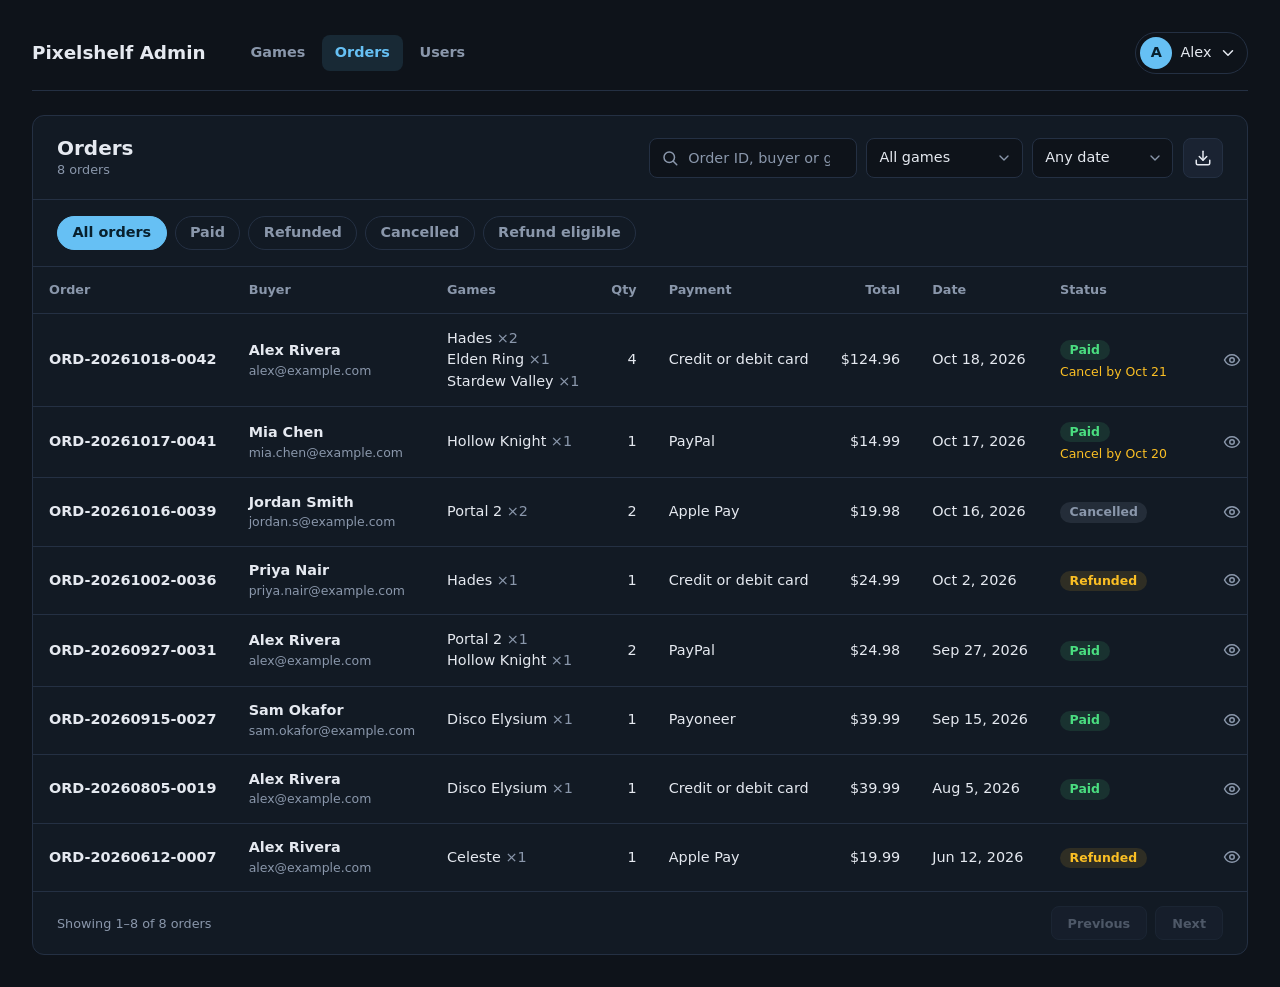
<file: orders.html>
<!doctype html>
<html lang="en">
  <head>
    <meta charset="UTF-8" />
    <meta name="viewport" content="width=device-width, initial-scale=1.0" />
    <title>Pixelshelf Admin – Orders</title>
    <link rel="stylesheet" href="css/main.css" />
    <link rel="stylesheet" href="css/orders.css" />
  </head>
  <body>
    <svg width="0" height="0" style="position: absolute" aria-hidden="true">
      <symbol id="i-search" viewBox="0 0 24 24">
        <circle cx="11" cy="11" r="7" />
        <path d="m21 21-4.3-4.3" />
      </symbol>
      <symbol id="i-eye" viewBox="0 0 24 24">
        <path d="M2 12s3.5-7 10-7 10 7 10 7-3.5 7-10 7S2 12 2 12z" />
        <circle cx="12" cy="12" r="3" />
      </symbol>
      <symbol id="i-download" viewBox="0 0 24 24">
        <path d="M21 15v4a2 2 0 0 1-2 2H5a2 2 0 0 1-2-2v-4" />
        <path d="m7 10 5 5 5-5" />
        <path d="M12 15V3" />
      </symbol>
      <symbol id="i-settings" viewBox="0 0 24 24">
        <path
          d="M4 21v-7M4 10V3M12 21v-9M12 8V3M20 21v-5M20 12V3M1 14h6M9 8h6M17 16h6"
        />
      </symbol>
      <symbol id="i-logout" viewBox="0 0 24 24">
        <path d="M9 21H5a2 2 0 0 1-2-2V5a2 2 0 0 1 2-2h4" />
        <path d="m16 17 5-5-5-5" />
        <path d="M21 12H9" />
      </symbol>
      <symbol id="i-chevron" viewBox="0 0 24 24">
        <path d="m6 9 6 6 6-6" />
      </symbol>
    </svg>

    <header class="admin-bar">
      <a href="index.html" class="admin-bar__brand">Pixelshelf Admin</a>
      <nav class="admin-nav" aria-label="Admin">
        <a href="index.html">Games</a>
        <a href="orders.html" aria-current="page">Orders</a>
        <a href="users.html">Users</a>
      </nav>
      <details class="admin-menu">
        <summary aria-label="Account menu">
          <span class="avatar" aria-hidden="true">A</span>
          <span class="admin-menu__name">Alex</span>
          <svg class="icon" aria-hidden="true"><use href="#i-chevron" /></svg>
        </summary>
        <div class="menu-panel admin-menu__panel">
          <div class="admin-menu__user">
            <strong>Alex Rivera</strong>
            <span>alex@example.com</span>
          </div>
          <a href="account.html" class="menu-item">
            <svg class="icon" aria-hidden="true">
              <use href="#i-settings" />
            </svg>
            Account settings
          </a>
          <hr />
          <button type="button" class="menu-item menu-item--danger">
            <svg class="icon" aria-hidden="true"><use href="#i-logout" /></svg>
            Sign out
          </button>
        </div>
      </details>
    </header>

    <main>
      <section class="card orders-card" aria-labelledby="page-title">
        <!-- Toolbar -->
        <div class="toolbar">
          <div class="toolbar__title">
            <h1 id="page-title">Orders</h1>
            <p>8 orders</p>
          </div>

          <div class="toolbar__controls">
            <label class="search">
              <span class="sr-only">Search orders</span>
              <svg class="icon" aria-hidden="true">
                <use href="#i-search" />
              </svg>
              <input
                type="search"
                name="search"
                placeholder="Order ID, buyer or game"
              />
            </label>

            <label class="select">
              <span class="sr-only">Filter by game</span>
              <select name="game">
                <option value="">All games</option>
                <option>Celeste</option>
                <option>Disco Elysium</option>
                <option>Elden Ring</option>
                <option>Hades</option>
                <option>Hollow Knight</option>
                <option>Portal 2</option>
                <option>Stardew Valley</option>
              </select>
            </label>

            <label class="select">
              <span class="sr-only">Filter by order date</span>
              <select name="date">
                <option value="">Any date</option>
                <option value="3">Last 3 days</option>
                <option value="30">Last 30 days</option>
                <option value="90">Last 90 days</option>
              </select>
            </label>

            <button
              type="button"
              class="btn btn--icon"
              aria-label="Export orders as CSV"
              title="Export orders as CSV"
            >
              <svg class="icon" aria-hidden="true">
                <use href="#i-download" />
              </svg>
            </button>
          </div>
        </div>

        <!-- Status filters -->
        <div
          class="quick-filters"
          role="radiogroup"
          aria-label="Filter by order status"
        >
          <label class="chip"
            ><input
              type="radio"
              name="status"
              id="f-all"
              class="sr-only"
              checked
            />All orders</label
          >
          <label class="chip"
            ><input
              type="radio"
              name="status"
              id="f-paid"
              class="sr-only"
            />Paid</label
          >
          <label class="chip"
            ><input
              type="radio"
              name="status"
              id="f-refunded"
              class="sr-only"
            />Refunded</label
          >
          <label class="chip"
            ><input
              type="radio"
              name="status"
              id="f-cancelled"
              class="sr-only"
            />Cancelled</label
          >
          <label class="chip"
            ><input
              type="radio"
              name="status"
              id="f-eligible"
              class="sr-only"
            />Refund eligible</label
          >
        </div>

        <!-- Table -->
        <div class="table-wrap">
          <table>
            <caption class="sr-only">
              All orders, newest first
            </caption>
            <thead>
              <tr>
                <th scope="col">Order</th>
                <th scope="col">Buyer</th>
                <th scope="col">Games</th>
                <th scope="col" class="num">Qty</th>
                <th scope="col">Payment</th>
                <th scope="col" class="num">Total</th>
                <th scope="col">Date</th>
                <th scope="col">Status</th>
                <th scope="col"><span class="sr-only">Actions</span></th>
              </tr>
            </thead>

            <tbody>
              <tr data-status="paid" data-refundable>
                <td class="order-id">
                  <a href="order.html?id=ORD-20261018-0042"
                    >ORD-20261018-0042</a
                  >
                </td>
                <td>
                  <span class="name">Alex Rivera</span
                  ><span class="genre">alex@example.com</span>
                </td>
                <td>
                  <ul class="games">
                    <li>
                      <a href="game-details.html?id=hades">Hades</a>
                      <span>×2</span>
                    </li>
                    <li>
                      <a href="game-details.html?id=elden-ring">Elden Ring</a>
                      <span>×1</span>
                    </li>
                    <li>
                      <a href="game-details.html?id=stardew-valley"
                        >Stardew Valley</a
                      >
                      <span>×1</span>
                    </li>
                  </ul>
                </td>
                <td class="num">4</td>
                <td>Credit or debit card</td>
                <td class="num">$124.96</td>
                <td>Oct 18, 2026</td>
                <td>
                  <span class="status status--paid">Paid</span
                  ><span class="deadline">Cancel by Oct 21</span>
                </td>
                <td class="col-actions">
                  <a
                    href="order.html?id=ORD-20261018-0042"
                    class="icon-btn"
                    aria-label="View order ORD-20261018-0042"
                    title="View"
                    ><svg class="icon" aria-hidden="true">
                      <use href="#i-eye" /></svg
                  ></a>
                </td>
              </tr>

              <tr data-status="paid" data-refundable>
                <td class="order-id">
                  <a href="order.html?id=ORD-20261017-0041"
                    >ORD-20261017-0041</a
                  >
                </td>
                <td>
                  <span class="name">Mia Chen</span
                  ><span class="genre">mia.chen@example.com</span>
                </td>
                <td>
                  <ul class="games">
                    <li>
                      <a href="game-details.html?id=hollow-knight"
                        >Hollow Knight</a
                      >
                      <span>×1</span>
                    </li>
                  </ul>
                </td>
                <td class="num">1</td>
                <td>PayPal</td>
                <td class="num">$14.99</td>
                <td>Oct 17, 2026</td>
                <td>
                  <span class="status status--paid">Paid</span
                  ><span class="deadline">Cancel by Oct 20</span>
                </td>
                <td class="col-actions">
                  <a
                    href="order.html?id=ORD-20261017-0041"
                    class="icon-btn"
                    aria-label="View order ORD-20261017-0041"
                    title="View"
                    ><svg class="icon" aria-hidden="true">
                      <use href="#i-eye" /></svg
                  ></a>
                </td>
              </tr>

              <tr data-status="cancelled">
                <td class="order-id">
                  <a href="order.html?id=ORD-20261016-0039"
                    >ORD-20261016-0039</a
                  >
                </td>
                <td>
                  <span class="name">Jordan Smith</span
                  ><span class="genre">jordan.s@example.com</span>
                </td>
                <td>
                  <ul class="games">
                    <li>
                      <a href="game-details.html?id=portal-2">Portal 2</a>
                      <span>×2</span>
                    </li>
                  </ul>
                </td>
                <td class="num">2</td>
                <td>Apple Pay</td>
                <td class="num">$19.98</td>
                <td>Oct 16, 2026</td>
                <td><span class="status status--cancelled">Cancelled</span></td>
                <td class="col-actions">
                  <a
                    href="order.html?id=ORD-20261016-0039"
                    class="icon-btn"
                    aria-label="View order ORD-20261016-0039"
                    title="View"
                    ><svg class="icon" aria-hidden="true">
                      <use href="#i-eye" /></svg
                  ></a>
                </td>
              </tr>

              <tr data-status="refunded">
                <td class="order-id">
                  <a href="order.html?id=ORD-20261002-0036"
                    >ORD-20261002-0036</a
                  >
                </td>
                <td>
                  <span class="name">Priya Nair</span
                  ><span class="genre">priya.nair@example.com</span>
                </td>
                <td>
                  <ul class="games">
                    <li>
                      <a href="game-details.html?id=hades">Hades</a>
                      <span>×1</span>
                    </li>
                  </ul>
                </td>
                <td class="num">1</td>
                <td>Credit or debit card</td>
                <td class="num">$24.99</td>
                <td>Oct 2, 2026</td>
                <td><span class="status status--refunded">Refunded</span></td>
                <td class="col-actions">
                  <a
                    href="order.html?id=ORD-20261002-0036"
                    class="icon-btn"
                    aria-label="View order ORD-20261002-0036"
                    title="View"
                    ><svg class="icon" aria-hidden="true">
                      <use href="#i-eye" /></svg
                  ></a>
                </td>
              </tr>

              <tr data-status="paid">
                <td class="order-id">
                  <a href="order.html?id=ORD-20260927-0031"
                    >ORD-20260927-0031</a
                  >
                </td>
                <td>
                  <span class="name">Alex Rivera</span
                  ><span class="genre">alex@example.com</span>
                </td>
                <td>
                  <ul class="games">
                    <li>
                      <a href="game-details.html?id=portal-2">Portal 2</a>
                      <span>×1</span>
                    </li>
                    <li>
                      <a href="game-details.html?id=hollow-knight"
                        >Hollow Knight</a
                      >
                      <span>×1</span>
                    </li>
                  </ul>
                </td>
                <td class="num">2</td>
                <td>PayPal</td>
                <td class="num">$24.98</td>
                <td>Sep 27, 2026</td>
                <td><span class="status status--paid">Paid</span></td>
                <td class="col-actions">
                  <a
                    href="order.html?id=ORD-20260927-0031"
                    class="icon-btn"
                    aria-label="View order ORD-20260927-0031"
                    title="View"
                    ><svg class="icon" aria-hidden="true">
                      <use href="#i-eye" /></svg
                  ></a>
                </td>
              </tr>

              <tr data-status="paid">
                <td class="order-id">
                  <a href="order.html?id=ORD-20260915-0027"
                    >ORD-20260915-0027</a
                  >
                </td>
                <td>
                  <span class="name">Sam Okafor</span
                  ><span class="genre">sam.okafor@example.com</span>
                </td>
                <td>
                  <ul class="games">
                    <li>
                      <a href="game-details.html?id=disco-elysium"
                        >Disco Elysium</a
                      >
                      <span>×1</span>
                    </li>
                  </ul>
                </td>
                <td class="num">1</td>
                <td>Payoneer</td>
                <td class="num">$39.99</td>
                <td>Sep 15, 2026</td>
                <td><span class="status status--paid">Paid</span></td>
                <td class="col-actions">
                  <a
                    href="order.html?id=ORD-20260915-0027"
                    class="icon-btn"
                    aria-label="View order ORD-20260915-0027"
                    title="View"
                    ><svg class="icon" aria-hidden="true">
                      <use href="#i-eye" /></svg
                  ></a>
                </td>
              </tr>

              <tr data-status="paid">
                <td class="order-id">
                  <a href="order.html?id=ORD-20260805-0019"
                    >ORD-20260805-0019</a
                  >
                </td>
                <td>
                  <span class="name">Alex Rivera</span
                  ><span class="genre">alex@example.com</span>
                </td>
                <td>
                  <ul class="games">
                    <li>
                      <a href="game-details.html?id=disco-elysium"
                        >Disco Elysium</a
                      >
                      <span>×1</span>
                    </li>
                  </ul>
                </td>
                <td class="num">1</td>
                <td>Credit or debit card</td>
                <td class="num">$39.99</td>
                <td>Aug 5, 2026</td>
                <td><span class="status status--paid">Paid</span></td>
                <td class="col-actions">
                  <a
                    href="order.html?id=ORD-20260805-0019"
                    class="icon-btn"
                    aria-label="View order ORD-20260805-0019"
                    title="View"
                    ><svg class="icon" aria-hidden="true">
                      <use href="#i-eye" /></svg
                  ></a>
                </td>
              </tr>

              <tr data-status="refunded">
                <td class="order-id">
                  <a href="order.html?id=ORD-20260612-0007"
                    >ORD-20260612-0007</a
                  >
                </td>
                <td>
                  <span class="name">Alex Rivera</span
                  ><span class="genre">alex@example.com</span>
                </td>
                <td>
                  <ul class="games">
                    <li>
                      <a href="game-details.html?id=celeste">Celeste</a>
                      <span>×1</span>
                    </li>
                  </ul>
                </td>
                <td class="num">1</td>
                <td>Apple Pay</td>
                <td class="num">$19.99</td>
                <td>Jun 12, 2026</td>
                <td><span class="status status--refunded">Refunded</span></td>
                <td class="col-actions">
                  <a
                    href="order.html?id=ORD-20260612-0007"
                    class="icon-btn"
                    aria-label="View order ORD-20260612-0007"
                    title="View"
                    ><svg class="icon" aria-hidden="true">
                      <use href="#i-eye" /></svg
                  ></a>
                </td>
              </tr>
            </tbody>
          </table>
        </div>

        <!-- Footer -->
        <div class="table-footer">
          <p>Showing 1–8 of 8 orders</p>
          <div class="pager">
            <button type="button" class="btn" disabled>Previous</button>
            <button type="button" class="btn" disabled>Next</button>
          </div>
        </div>
      </section>
    </main>
  </body>
</html>
</file>
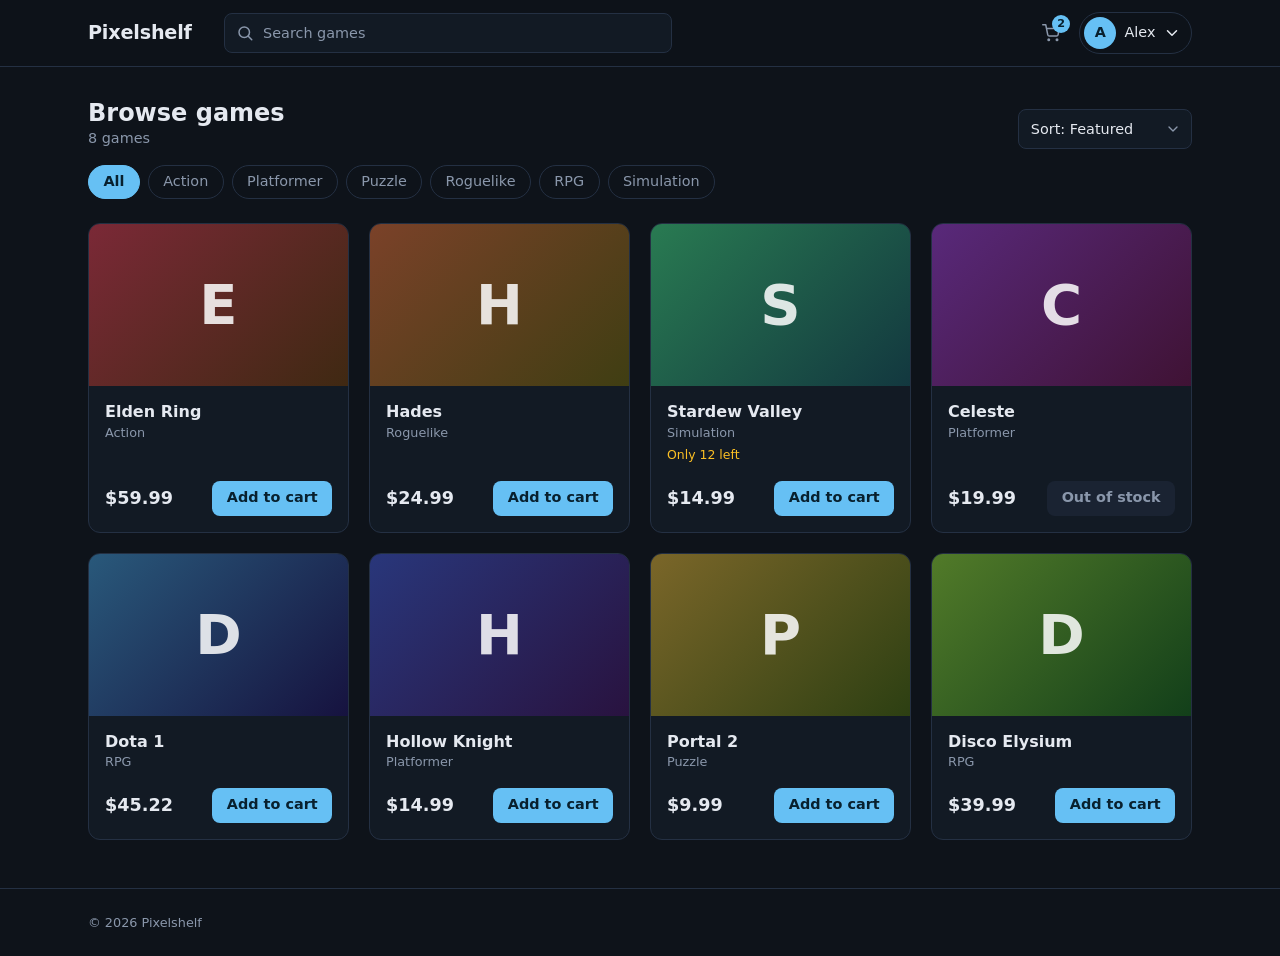
<file: storefront.html>
<!doctype html>
<html lang="en">
  <head>
    <meta charset="UTF-8" />
    <meta name="viewport" content="width=device-width, initial-scale=1.0" />
    <meta name="color-scheme" content="dark" />
    <title>Pixelshelf – Browse games</title>
    <link rel="stylesheet" href="css/storefront.css" />
  </head>
  <body>
    <!-- Icon sprite: define once, reuse with <use href="#i-name"> -->
    <svg width="0" height="0" style="position: absolute" aria-hidden="true">
      <symbol id="i-search" viewBox="0 0 24 24">
        <circle cx="11" cy="11" r="7" />
        <path d="m21 21-4.3-4.3" />
      </symbol>
      <symbol id="i-cart" viewBox="0 0 24 24">
        <circle cx="9" cy="21" r="1" />
        <circle cx="20" cy="21" r="1" />
        <path d="M1 1h4l2.7 13.4a2 2 0 0 0 2 1.6h9.7a2 2 0 0 0 2-1.6L23 6H6" />
      </symbol>
      <symbol id="i-history" viewBox="0 0 24 24">
        <circle cx="12" cy="12" r="9" />
        <path d="M12 7v5l3 2" />
      </symbol>
      <symbol id="i-settings" viewBox="0 0 24 24">
        <path
          d="M4 21v-7M4 10V3M12 21v-9M12 8V3M20 21v-5M20 12V3M1 14h6M9 8h6M17 16h6"
        />
      </symbol>
      <symbol id="i-logout" viewBox="0 0 24 24">
        <path d="M9 21H5a2 2 0 0 1-2-2V5a2 2 0 0 1 2-2h4" />
        <path d="m16 17 5-5-5-5" />
        <path d="M21 12H9" />
      </symbol>
      <symbol id="i-chevron" viewBox="0 0 24 24">
        <path d="m6 9 6 6 6-6" />
      </symbol>
    </svg>

    <!-- Header -->
    <header class="site-header">
      <div class="wrap">
        <a href="storefront.html" class="brand">Pixelshelf</a>

        <label class="search">
          <span class="sr-only">Search games</span>
          <svg class="icon" aria-hidden="true"><use href="#i-search" /></svg>
          <input type="search" name="search" placeholder="Search games" />
        </label>

        <div class="header-actions">
          <a
            href="cart.html"
            class="icon-link"
            aria-label="Cart, 2 items"
            title="Cart"
          >
            <svg class="icon" aria-hidden="true"><use href="#i-cart" /></svg>
            <span class="count" aria-hidden="true">2</span>
          </a>

          <!-- Account menu -->
          <details class="menu">
            <summary aria-label="Account menu">
              <span class="avatar" aria-hidden="true">A</span>
              <span class="menu__name">Alex</span>
              <svg class="icon" aria-hidden="true">
                <use href="#i-chevron" />
              </svg>
            </summary>
            <div class="menu__panel">
              <div class="menu__user">
                <strong>Alex Rivera</strong>
                <span>alex@example.com</span>
              </div>
              <a href="account.html" class="menu__item">
                <svg class="icon" aria-hidden="true">
                  <use href="#i-settings" />
                </svg>
                Account settings
              </a>
              <a href="history.html" class="menu__item">
                <svg class="icon" aria-hidden="true">
                  <use href="#i-history" />
                </svg>
                Purchase history
              </a>
              <hr />
              <button type="button" class="menu__item menu__item--danger">
                <svg class="icon" aria-hidden="true">
                  <use href="#i-logout" />
                </svg>
                Sign out
              </button>
            </div>
          </details>
        </div>
      </div>
    </header>

    <main class="wrap">
      <div class="page-head">
        <div>
          <h1>Browse games</h1>
          <p>8 games</p>
        </div>
        <label class="select">
          <span class="sr-only">Sort games</span>
          <select name="sort">
            <option value="featured">Sort: Featured</option>
            <option value="price-asc">Price: low to high</option>
            <option value="price-desc">Price: high to low</option>
            <option value="name">Name: A to Z</option>
          </select>
        </label>
      </div>

      <!-- Genre filters -->
      <div class="chips" role="group" aria-label="Filter by genre">
        <button type="button" class="chip" aria-pressed="true">All</button>
        <button type="button" class="chip" aria-pressed="false">Action</button>
        <button type="button" class="chip" aria-pressed="false">
          Platformer
        </button>
        <button type="button" class="chip" aria-pressed="false">Puzzle</button>
        <button type="button" class="chip" aria-pressed="false">
          Roguelike
        </button>
        <button type="button" class="chip" aria-pressed="false">RPG</button>
        <button type="button" class="chip" aria-pressed="false">
          Simulation
        </button>
      </div>

      <!-- Game grid -->
      <ul class="grid">
        <li>
          <article class="game">
            <div class="cover" style="--hue: 350" aria-hidden="true">E</div>
            <div class="game__body">
              <h3>Elden Ring</h3>
              <p class="genre">Action</p>
              <div class="game__foot">
                <span class="price">$59.99</span>
                <button type="button" class="btn">Add to cart</button>
              </div>
            </div>
          </article>
        </li>

        <li>
          <article class="game">
            <div class="cover" style="--hue: 18" aria-hidden="true">H</div>
            <div class="game__body">
              <h3>Hades</h3>
              <p class="genre">Roguelike</p>
              <div class="game__foot">
                <span class="price">$24.99</span>
                <button type="button" class="btn">Add to cart</button>
              </div>
            </div>
          </article>
        </li>

        <li>
          <article class="game">
            <div class="cover" style="--hue: 150" aria-hidden="true">S</div>
            <div class="game__body">
              <h3>Stardew Valley</h3>
              <p class="genre">Simulation</p>
              <p class="note">Only 12 left</p>
              <div class="game__foot">
                <span class="price">$14.99</span>
                <button type="button" class="btn">Add to cart</button>
              </div>
            </div>
          </article>
        </li>

        <li>
          <article class="game">
            <div class="cover" style="--hue: 275" aria-hidden="true">C</div>
            <div class="game__body">
              <h3>Celeste</h3>
              <p class="genre">Platformer</p>
              <div class="game__foot">
                <span class="price">$19.99</span>
                <button type="button" class="btn" disabled>Out of stock</button>
              </div>
            </div>
          </article>
        </li>

        <li>
          <article class="game">
            <div class="cover" style="--hue: 205" aria-hidden="true">D</div>
            <div class="game__body">
              <h3>Dota 1</h3>
              <p class="genre">RPG</p>
              <div class="game__foot">
                <span class="price">$45.22</span>
                <button type="button" class="btn">Add to cart</button>
              </div>
            </div>
          </article>
        </li>

        <li>
          <article class="game">
            <div class="cover" style="--hue: 230" aria-hidden="true">H</div>
            <div class="game__body">
              <h3>Hollow Knight</h3>
              <p class="genre">Platformer</p>
              <div class="game__foot">
                <span class="price">$14.99</span>
                <button type="button" class="btn">Add to cart</button>
              </div>
            </div>
          </article>
        </li>

        <li>
          <article class="game">
            <div class="cover" style="--hue: 45" aria-hidden="true">P</div>
            <div class="game__body">
              <h3>Portal 2</h3>
              <p class="genre">Puzzle</p>
              <div class="game__foot">
                <span class="price">$9.99</span>
                <button type="button" class="btn">Add to cart</button>
              </div>
            </div>
          </article>
        </li>

        <li>
          <article class="game">
            <div class="cover" style="--hue: 90" aria-hidden="true">D</div>
            <div class="game__body">
              <h3>Disco Elysium</h3>
              <p class="genre">RPG</p>
              <div class="game__foot">
                <span class="price">$39.99</span>
                <button type="button" class="btn">Add to cart</button>
              </div>
            </div>
          </article>
        </li>
      </ul>
    </main>

    <footer class="site-footer">
      <div class="wrap">© 2026 Pixelshelf</div>
    </footer>
  </body>
</html>
</file>
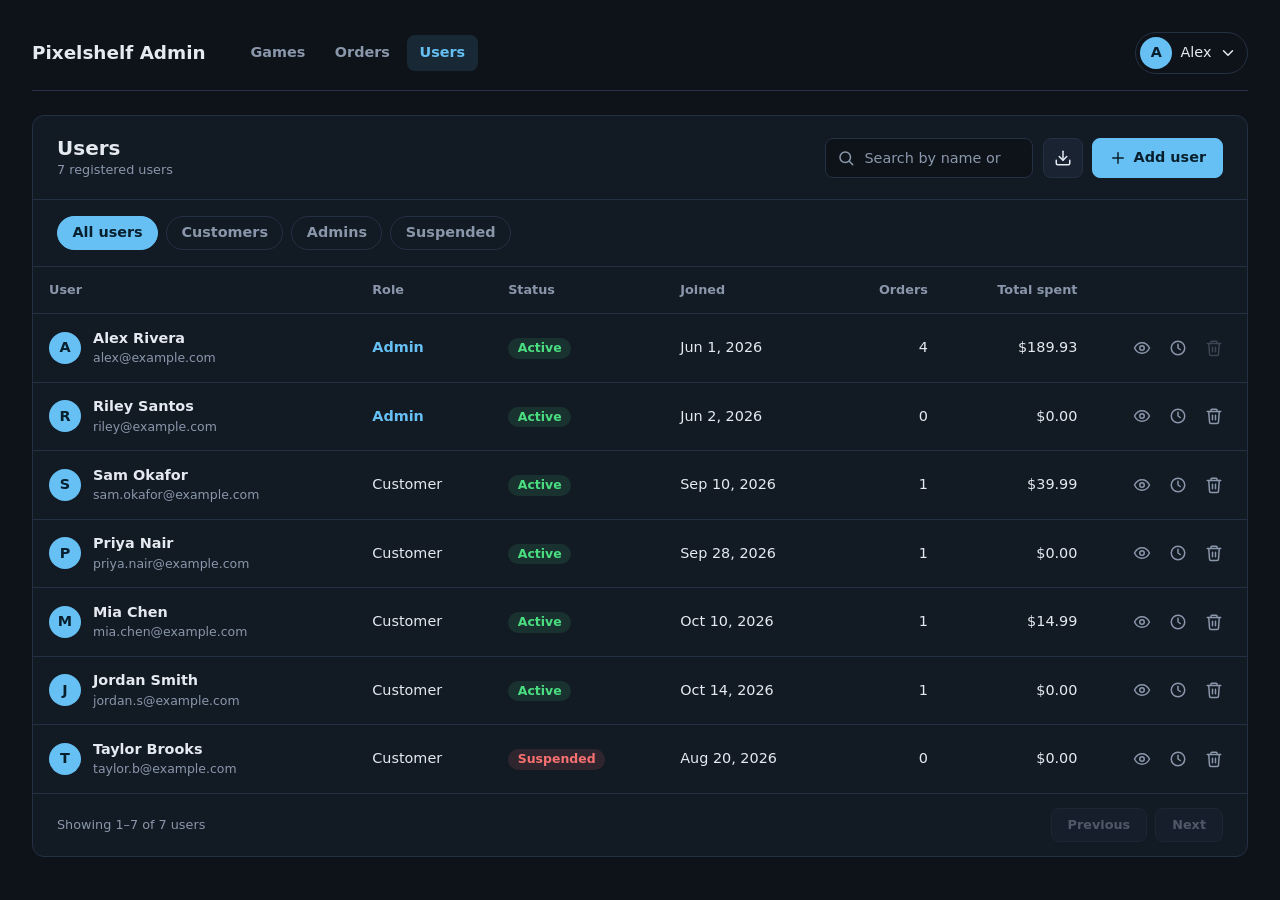
<file: users.html>
<!doctype html>
<html lang="en">
  <head>
    <meta charset="UTF-8" />
    <meta name="viewport" content="width=device-width, initial-scale=1.0" />
    <title>Pixelshelf Admin – Users</title>
    <link rel="stylesheet" href="css/main.css" />
    <link rel="stylesheet" href="css/users.css" />
  </head>
  <body>
    <svg width="0" height="0" style="position: absolute" aria-hidden="true">
      <symbol id="i-search" viewBox="0 0 24 24">
        <circle cx="11" cy="11" r="7" />
        <path d="m21 21-4.3-4.3" />
      </symbol>
      <symbol id="i-eye" viewBox="0 0 24 24">
        <path d="M2 12s3.5-7 10-7 10 7 10 7-3.5 7-10 7S2 12 2 12z" />
        <circle cx="12" cy="12" r="3" />
      </symbol>
      <symbol id="i-history" viewBox="0 0 24 24">
        <circle cx="12" cy="12" r="9" />
        <path d="M12 7v5l3 2" />
      </symbol>
      <symbol id="i-trash" viewBox="0 0 24 24">
        <path d="M3 6h18" />
        <path d="M8 6V4a1 1 0 0 1 1-1h6a1 1 0 0 1 1 1v2" />
        <path d="m19 6-1 14a2 2 0 0 1-2 2H8a2 2 0 0 1-2-2L5 6" />
        <path d="M10 11v6M14 11v6" />
      </symbol>
      <symbol id="i-plus" viewBox="0 0 24 24">
        <path d="M12 5v14M5 12h14" />
      </symbol>
      <symbol id="i-download" viewBox="0 0 24 24">
        <path d="M21 15v4a2 2 0 0 1-2 2H5a2 2 0 0 1-2-2v-4" />
        <path d="m7 10 5 5 5-5" />
        <path d="M12 15V3" />
      </symbol>
      <symbol id="i-settings" viewBox="0 0 24 24">
        <path
          d="M4 21v-7M4 10V3M12 21v-9M12 8V3M20 21v-5M20 12V3M1 14h6M9 8h6M17 16h6"
        />
      </symbol>
      <symbol id="i-logout" viewBox="0 0 24 24">
        <path d="M9 21H5a2 2 0 0 1-2-2V5a2 2 0 0 1 2-2h4" />
        <path d="m16 17 5-5-5-5" />
        <path d="M21 12H9" />
      </symbol>
      <symbol id="i-chevron" viewBox="0 0 24 24">
        <path d="m6 9 6 6 6-6" />
      </symbol>
    </svg>

    <header class="admin-bar">
      <a href="index.html" class="admin-bar__brand">Pixelshelf Admin</a>
      <nav class="admin-nav" aria-label="Admin">
        <a href="index.html">Games</a>
        <a href="orders.html">Orders</a>
        <a href="users.html" aria-current="page">Users</a>
      </nav>
      <details class="admin-menu">
        <summary aria-label="Account menu">
          <span class="avatar" aria-hidden="true">A</span>
          <span class="admin-menu__name">Alex</span>
          <svg class="icon" aria-hidden="true"><use href="#i-chevron" /></svg>
        </summary>
        <div class="menu-panel admin-menu__panel">
          <div class="admin-menu__user">
            <strong>Alex Rivera</strong>
            <span>alex@example.com</span>
          </div>
          <a href="account.html" class="menu-item">
            <svg class="icon" aria-hidden="true">
              <use href="#i-settings" />
            </svg>
            Account settings
          </a>
          <hr />
          <button type="button" class="menu-item menu-item--danger">
            <svg class="icon" aria-hidden="true"><use href="#i-logout" /></svg>
            Sign out
          </button>
        </div>
      </details>
    </header>

    <main>
      <section class="card users-card" aria-labelledby="page-title">
        <!-- Toolbar -->
        <div class="toolbar">
          <div class="toolbar__title">
            <h1 id="page-title">Users</h1>
            <p>7 registered users</p>
          </div>

          <div class="toolbar__controls">
            <label class="search">
              <span class="sr-only">Search users</span>
              <svg class="icon" aria-hidden="true">
                <use href="#i-search" />
              </svg>
              <input
                type="search"
                name="search"
                placeholder="Search by name or email"
              />
            </label>

            <button
              type="button"
              class="btn btn--icon"
              aria-label="Export users as CSV"
              title="Export users as CSV"
            >
              <svg class="icon" aria-hidden="true">
                <use href="#i-download" />
              </svg>
            </button>

            <!-- Opens the add user panel (hidden checkbox, no JS) -->
            <label class="btn btn--primary">
              <input type="checkbox" id="add-user-toggle" class="sr-only" />
              <svg class="icon" aria-hidden="true"><use href="#i-plus" /></svg>
              Add user
            </label>
          </div>
        </div>

        <!-- Add user panel -->
        <div class="add-panel">
          <h2>Add user</h2>
          <form class="add-form">
            <div class="field">
              <label for="new-name">Full name</label>
              <input
                id="new-name"
                name="name"
                type="text"
                autocomplete="off"
                required
              />
            </div>
            <div class="field">
              <label for="new-email">Email address</label>
              <input
                id="new-email"
                name="email"
                type="email"
                autocomplete="off"
                required
              />
            </div>
            <div class="field">
              <label for="new-role">Role</label>
              <div class="select">
                <select id="new-role" name="role">
                  <option value="customer">Customer</option>
                  <option value="admin">Admin</option>
                </select>
              </div>
            </div>
            <div class="field">
              <label for="new-password">Temporary password</label>
              <input
                id="new-password"
                name="password"
                type="password"
                minlength="8"
                autocomplete="new-password"
                required
              />
              <span class="hint"
                >At least 8 characters. They can change it later.</span
              >
            </div>
            <div class="add-actions">
              <label for="add-user-toggle" class="btn">Cancel</label>
              <button type="submit" class="btn btn--primary">
                Create user
              </button>
            </div>
          </form>
        </div>

        <!-- Filters -->
        <div class="quick-filters" role="radiogroup" aria-label="Filter users">
          <label class="chip"
            ><input
              type="radio"
              name="show"
              id="u-all"
              class="sr-only"
              checked
            />All users</label
          >
          <label class="chip"
            ><input
              type="radio"
              name="show"
              id="u-customers"
              class="sr-only"
            />Customers</label
          >
          <label class="chip"
            ><input
              type="radio"
              name="show"
              id="u-admins"
              class="sr-only"
            />Admins</label
          >
          <label class="chip"
            ><input
              type="radio"
              name="show"
              id="u-suspended"
              class="sr-only"
            />Suspended</label
          >
        </div>

        <!-- Table -->
        <div class="table-wrap">
          <table>
            <caption class="sr-only">
              Registered users
            </caption>
            <thead>
              <tr>
                <th scope="col">User</th>
                <th scope="col">Role</th>
                <th scope="col">Status</th>
                <th scope="col">Joined</th>
                <th scope="col" class="num">Orders</th>
                <th scope="col" class="num">Total spent</th>
                <th scope="col"><span class="sr-only">Actions</span></th>
              </tr>
            </thead>

            <tbody>
              <tr data-role="admin" data-status="active">
                <td>
                  <div class="user">
                    <span class="avatar" aria-hidden="true">A</span>
                    <div>
                      <span class="name">Alex Rivera</span
                      ><span class="genre">alex@example.com</span>
                    </div>
                  </div>
                </td>
                <td><span class="role--admin">Admin</span></td>
                <td><span class="status status--active">Active</span></td>
                <td>Jun 1, 2026</td>
                <td class="num">4</td>
                <td class="num">$189.93</td>
                <td class="col-actions">
                  <div class="actions">
                    <a
                      href="user-details.html?id=alex-rivera"
                      class="icon-btn"
                      aria-label="View account details for Alex Rivera"
                      title="Account details"
                      ><svg class="icon" aria-hidden="true">
                        <use href="#i-eye" /></svg
                    ></a>
                    <a
                      href="orders.html?buyer=alex-rivera"
                      class="icon-btn"
                      aria-label="View order history for Alex Rivera"
                      title="Order history"
                      ><svg class="icon" aria-hidden="true">
                        <use href="#i-history" /></svg
                    ></a>
                    <button
                      type="button"
                      class="icon-btn icon-btn--danger"
                      aria-label="Delete Alex Rivera"
                      title="You can't delete your own account"
                      disabled
                    >
                      <svg class="icon" aria-hidden="true">
                        <use href="#i-trash" />
                      </svg>
                    </button>
                  </div>
                </td>
              </tr>

              <tr data-role="admin" data-status="active">
                <td>
                  <div class="user">
                    <span class="avatar" aria-hidden="true">R</span>
                    <div>
                      <span class="name">Riley Santos</span
                      ><span class="genre">riley@example.com</span>
                    </div>
                  </div>
                </td>
                <td><span class="role--admin">Admin</span></td>
                <td><span class="status status--active">Active</span></td>
                <td>Jun 2, 2026</td>
                <td class="num">0</td>
                <td class="num">$0.00</td>
                <td class="col-actions">
                  <div class="actions">
                    <a
                      href="user-details.html?id=riley-santos"
                      class="icon-btn"
                      aria-label="View account details for Riley Santos"
                      title="Account details"
                      ><svg class="icon" aria-hidden="true">
                        <use href="#i-eye" /></svg
                    ></a>
                    <a
                      href="orders.html?buyer=riley-santos"
                      class="icon-btn"
                      aria-label="View order history for Riley Santos"
                      title="Order history"
                      ><svg class="icon" aria-hidden="true">
                        <use href="#i-history" /></svg
                    ></a>
                    <button
                      type="button"
                      class="icon-btn icon-btn--danger"
                      aria-label="Delete Riley Santos"
                      title="Delete user"
                    >
                      <svg class="icon" aria-hidden="true">
                        <use href="#i-trash" />
                      </svg>
                    </button>
                  </div>
                </td>
              </tr>

              <tr data-role="customer" data-status="active">
                <td>
                  <div class="user">
                    <span class="avatar" aria-hidden="true">S</span>
                    <div>
                      <span class="name">Sam Okafor</span
                      ><span class="genre">sam.okafor@example.com</span>
                    </div>
                  </div>
                </td>
                <td>Customer</td>
                <td><span class="status status--active">Active</span></td>
                <td>Sep 10, 2026</td>
                <td class="num">1</td>
                <td class="num">$39.99</td>
                <td class="col-actions">
                  <div class="actions">
                    <a
                      href="user-details.html?id=sam-okafor"
                      class="icon-btn"
                      aria-label="View account details for Sam Okafor"
                      title="Account details"
                      ><svg class="icon" aria-hidden="true">
                        <use href="#i-eye" /></svg
                    ></a>
                    <a
                      href="orders.html?buyer=sam-okafor"
                      class="icon-btn"
                      aria-label="View order history for Sam Okafor"
                      title="Order history"
                      ><svg class="icon" aria-hidden="true">
                        <use href="#i-history" /></svg
                    ></a>
                    <button
                      type="button"
                      class="icon-btn icon-btn--danger"
                      aria-label="Delete Sam Okafor"
                      title="Delete user"
                    >
                      <svg class="icon" aria-hidden="true">
                        <use href="#i-trash" />
                      </svg>
                    </button>
                  </div>
                </td>
              </tr>

              <tr data-role="customer" data-status="active">
                <td>
                  <div class="user">
                    <span class="avatar" aria-hidden="true">P</span>
                    <div>
                      <span class="name">Priya Nair</span
                      ><span class="genre">priya.nair@example.com</span>
                    </div>
                  </div>
                </td>
                <td>Customer</td>
                <td><span class="status status--active">Active</span></td>
                <td>Sep 28, 2026</td>
                <td class="num">1</td>
                <td class="num">$0.00</td>
                <td class="col-actions">
                  <div class="actions">
                    <a
                      href="user-details.html?id=priya-nair"
                      class="icon-btn"
                      aria-label="View account details for Priya Nair"
                      title="Account details"
                      ><svg class="icon" aria-hidden="true">
                        <use href="#i-eye" /></svg
                    ></a>
                    <a
                      href="orders.html?buyer=priya-nair"
                      class="icon-btn"
                      aria-label="View order history for Priya Nair"
                      title="Order history"
                      ><svg class="icon" aria-hidden="true">
                        <use href="#i-history" /></svg
                    ></a>
                    <button
                      type="button"
                      class="icon-btn icon-btn--danger"
                      aria-label="Delete Priya Nair"
                      title="Delete user"
                    >
                      <svg class="icon" aria-hidden="true">
                        <use href="#i-trash" />
                      </svg>
                    </button>
                  </div>
                </td>
              </tr>

              <tr data-role="customer" data-status="active">
                <td>
                  <div class="user">
                    <span class="avatar" aria-hidden="true">M</span>
                    <div>
                      <span class="name">Mia Chen</span
                      ><span class="genre">mia.chen@example.com</span>
                    </div>
                  </div>
                </td>
                <td>Customer</td>
                <td><span class="status status--active">Active</span></td>
                <td>Oct 10, 2026</td>
                <td class="num">1</td>
                <td class="num">$14.99</td>
                <td class="col-actions">
                  <div class="actions">
                    <a
                      href="user-details.html?id=mia-chen"
                      class="icon-btn"
                      aria-label="View account details for Mia Chen"
                      title="Account details"
                      ><svg class="icon" aria-hidden="true">
                        <use href="#i-eye" /></svg
                    ></a>
                    <a
                      href="orders.html?buyer=mia-chen"
                      class="icon-btn"
                      aria-label="View order history for Mia Chen"
                      title="Order history"
                      ><svg class="icon" aria-hidden="true">
                        <use href="#i-history" /></svg
                    ></a>
                    <button
                      type="button"
                      class="icon-btn icon-btn--danger"
                      aria-label="Delete Mia Chen"
                      title="Delete user"
                    >
                      <svg class="icon" aria-hidden="true">
                        <use href="#i-trash" />
                      </svg>
                    </button>
                  </div>
                </td>
              </tr>

              <tr data-role="customer" data-status="active">
                <td>
                  <div class="user">
                    <span class="avatar" aria-hidden="true">J</span>
                    <div>
                      <span class="name">Jordan Smith</span
                      ><span class="genre">jordan.s@example.com</span>
                    </div>
                  </div>
                </td>
                <td>Customer</td>
                <td><span class="status status--active">Active</span></td>
                <td>Oct 14, 2026</td>
                <td class="num">1</td>
                <td class="num">$0.00</td>
                <td class="col-actions">
                  <div class="actions">
                    <a
                      href="user-details.html?id=jordan-smith"
                      class="icon-btn"
                      aria-label="View account details for Jordan Smith"
                      title="Account details"
                      ><svg class="icon" aria-hidden="true">
                        <use href="#i-eye" /></svg
                    ></a>
                    <a
                      href="orders.html?buyer=jordan-smith"
                      class="icon-btn"
                      aria-label="View order history for Jordan Smith"
                      title="Order history"
                      ><svg class="icon" aria-hidden="true">
                        <use href="#i-history" /></svg
                    ></a>
                    <button
                      type="button"
                      class="icon-btn icon-btn--danger"
                      aria-label="Delete Jordan Smith"
                      title="Delete user"
                    >
                      <svg class="icon" aria-hidden="true">
                        <use href="#i-trash" />
                      </svg>
                    </button>
                  </div>
                </td>
              </tr>

              <tr data-role="customer" data-status="suspended">
                <td>
                  <div class="user">
                    <span class="avatar" aria-hidden="true">T</span>
                    <div>
                      <span class="name">Taylor Brooks</span
                      ><span class="genre">taylor.b@example.com</span>
                    </div>
                  </div>
                </td>
                <td>Customer</td>
                <td><span class="status status--suspended">Suspended</span></td>
                <td>Aug 20, 2026</td>
                <td class="num">0</td>
                <td class="num">$0.00</td>
                <td class="col-actions">
                  <div class="actions">
                    <a
                      href="user-details.html?id=taylor-brooks"
                      class="icon-btn"
                      aria-label="View account details for Taylor Brooks"
                      title="Account details"
                      ><svg class="icon" aria-hidden="true">
                        <use href="#i-eye" /></svg
                    ></a>
                    <a
                      href="orders.html?buyer=taylor-brooks"
                      class="icon-btn"
                      aria-label="View order history for Taylor Brooks"
                      title="Order history"
                      ><svg class="icon" aria-hidden="true">
                        <use href="#i-history" /></svg
                    ></a>
                    <button
                      type="button"
                      class="icon-btn icon-btn--danger"
                      aria-label="Delete Taylor Brooks"
                      title="Delete user"
                    >
                      <svg class="icon" aria-hidden="true">
                        <use href="#i-trash" />
                      </svg>
                    </button>
                  </div>
                </td>
              </tr>
            </tbody>
          </table>
        </div>

        <!-- Footer -->
        <div class="table-footer">
          <p>Showing 1–7 of 7 users</p>
          <div class="pager">
            <button type="button" class="btn" disabled>Previous</button>
            <button type="button" class="btn" disabled>Next</button>
          </div>
        </div>
      </section>
    </main>
  </body>
</html>
</file>
<file: css/main.css>
/* ---------- Tokens ---------- */
:root {
  --bg: #0e131a;
  --surface: #121a24;
  --surface-raised: #1a2332;
  --row-hover: #18222f;
  --row-selected: #16293a;
  --border: #243043;
  --text: #e5e9f0;
  --text-muted: #8a97ab;
  --accent: #66c0f4;
  --accent-ink: #08202e;
  --warn: #fbbf24;
  --danger: #f87171;

  --radius: 12px;
  --radius-sm: 8px;
  --font: system-ui, -apple-system, "Segoe UI", Roboto, sans-serif;
}

/* ---------- Base ---------- */
*,
*::before,
*::after {
  box-sizing: border-box;
  padding: 0;
  margin: 0;
}

body {
  font-family: var(--font);
  font-size: 0.9rem;
  line-height: 1.5;
  color: var(--text);
  background: var(--bg);
  margin: 2rem;
}

.sr-only {
  position: absolute;
  width: 1px;
  height: 1px;
  overflow: hidden;
  clip: rect(0 0 0 0);
  white-space: nowrap;
}

.icon {
  width: 18px;
  height: 18px;
  flex-shrink: 0;
  fill: none;
  stroke: currentColor;
  stroke-width: 2;
  stroke-linecap: round;
  stroke-linejoin: round;
}

:focus-visible {
  outline: 2px solid var(--accent);
  outline-offset: 2px;
}

/* ---------- Card ---------- */
.card {
  background: var(--surface);
  border: 1px solid var(--border);
  border-radius: var(--radius);
  overflow: hidden;
}

/* ---------- Toolbar ---------- */
.toolbar {
  display: flex;
  flex-wrap: wrap;
  align-items: center;
  justify-content: space-between;
  gap: 1rem;
  padding: 1.25rem 1.5rem;
  border-bottom: 1px solid var(--border);
}

.toolbar__title h1 {
  font-size: 1.25rem;
  font-weight: 700;
  line-height: 1.2;
}

.toolbar__title p {
  color: var(--text-muted);
  font-size: 0.8rem;
}

.toolbar__controls {
  display: flex;
  flex-wrap: wrap;
  align-items: center;
  gap: 0.6rem;
}

/* Search */
.search {
  position: relative;
  display: block;
}

.search .icon {
  position: absolute;
  top: 50%;
  left: 0.75rem;
  transform: translateY(-50%);
  color: var(--text-muted);
  pointer-events: none;
}

.search input,
.select select {
  height: 2.5rem;
  font: inherit;
  color: var(--text);
  background: var(--bg);
  border: 1px solid var(--border);
  border-radius: var(--radius-sm);
  transition: border-color 150ms ease;
}

.search input {
  width: 15rem;
  padding: 0 0.75rem 0 2.4rem;
}

.search input::placeholder {
  color: var(--text-muted);
}

.search input:hover,
.select select:hover {
  border-color: #34445c;
}

.search input:focus-visible,
.select select:focus-visible {
  outline: none;
  border-color: var(--accent);
  box-shadow: 0 0 0 3px rgb(102 192 244 / 0.2);
}

/* Select with custom arrow */
.select select {
  appearance: none;
  padding: 0 2.2rem 0 0.75rem;
  cursor: pointer;
  background-image: url("data:image/svg+xml,%3Csvg xmlns='http://www.w3.org/2000/svg' width='16' height='16' viewBox='0 0 24 24' fill='none' stroke='%238a97ab' stroke-width='2' stroke-linecap='round' stroke-linejoin='round'%3E%3Cpath d='m6 9 6 6 6-6'/%3E%3C/svg%3E");
  background-repeat: no-repeat;
  background-position: right 0.6rem center;
}

/* Buttons */
.btn {
  display: inline-flex;
  align-items: center;
  gap: 0.4rem;
  height: 2.5rem;
  padding: 0 1rem;
  font: inherit;
  font-weight: 600;
  color: var(--text);
  background: var(--surface-raised);
  border: 1px solid var(--border);
  border-radius: var(--radius-sm);
  cursor: pointer;
  transition: background-color 150ms ease;
}

.btn:hover:not(:disabled) {
  background: #222e40;
}

.btn:disabled {
  color: var(--text-muted);
  opacity: 0.5;
  cursor: not-allowed;
}

.btn--primary {
  color: var(--accent-ink);
  background: var(--accent);
  border-color: var(--accent);
}

.btn--primary:hover:not(:disabled) {
  background: #85cdf7;
}

/* ---------- Table ---------- */
.table-wrap {
  overflow-x: auto;
}

table {
  width: 100%;
  min-width: 860px;
  border-collapse: collapse;
  text-align: left;
}

th,
td {
  padding: 0.85rem 1rem;
  white-space: nowrap;
}

thead th {
  color: var(--text-muted);
  font-size: 0.8rem;
  font-weight: 600;
  background: var(--surface);
  border-bottom: 1px solid var(--border);
}

tbody tr {
  border-bottom: 1px solid var(--border);
  transition: background-color 150ms ease;
}

tbody tr:last-child {
  border-bottom: none;
}

tbody tr:hover {
  background: var(--row-hover);
}

/* Selected row: works with no JS thanks to :has() */
tbody tr:has(input:checked) {
  background: var(--row-selected);
}

.name {
  font-weight: 600;
}

/* Numbers line up on the right */
.num {
  text-align: right;
  font-variant-numeric: tabular-nums;
}

.col-check {
  width: 3rem;
  padding-right: 0;
}

.col-actions {
  width: 1%;
  padding-left: 0;
  text-align: right;
}

input[type="checkbox"] {
  width: 17px;
  height: 17px;
  accent-color: var(--accent);
  cursor: pointer;
  vertical-align: middle;
}

/* Sortable headers */
.sort {
  display: inline-flex;
  align-items: center;
  gap: 0.25rem;
  padding: 0.2rem 0.4rem;
  margin: -0.2rem -0.4rem;
  font: inherit;
  color: inherit;
  background: none;
  border: none;
  border-radius: 6px;
  cursor: pointer;
}

.sort .icon {
  width: 14px;
  height: 14px;
  opacity: 0.5;
}

.sort:hover {
  color: var(--text);
}

.sort:hover .icon {
  opacity: 1;
}

th[aria-sort="ascending"] .sort,
th[aria-sort="descending"] .sort {
  color: var(--accent);
}

th[aria-sort="ascending"] .sort .icon,
th[aria-sort="descending"] .sort .icon {
  opacity: 1;
}

/* Right-aligned header buttons */
th.num .sort {
  flex-direction: row-reverse;
}

/* Stock badges */
.badge {
  display: inline-block;
  margin-left: 0.4rem;
  padding: 0.05rem 0.5rem;
  font-size: 0.72rem;
  font-weight: 600;
  border-radius: 999px;
}

.badge--low {
  color: var(--warn);
  background: rgb(251 191 36 / 0.12);
}

.badge--out {
  color: var(--danger);
  background: rgb(248 113 113 / 0.12);
}

/* Row actions */
.actions {
  display: inline-flex;
  gap: 0.15rem;
}

.icon-btn {
  display: inline-grid;
  place-items: center;
  width: 2.1rem;
  height: 2.1rem;
  color: var(--text-muted);
  background: none;
  border: none;
  border-radius: var(--radius-sm);
  cursor: pointer;
  transition:
    background-color 150ms ease,
    color 150ms ease;
}

.icon-btn:hover {
  color: var(--text);
  background: var(--surface-raised);
}

/* ---------- Footer ---------- */
.table-footer {
  display: flex;
  flex-wrap: wrap;
  align-items: center;
  justify-content: space-between;
  gap: 1rem;
  padding: 0.9rem 1.5rem;
  color: var(--text-muted);
  font-size: 0.8rem;
  border-top: 1px solid var(--border);
}

.pager {
  display: flex;
  gap: 0.5rem;
}

.pager .btn {
  height: 2.1rem;
  font-size: 0.8rem;
}

/* ---------- Small screens ---------- */
@media (max-width: 768px) {
  body {
    margin: 1rem;
  }

  .toolbar {
    padding: 1rem;
  }

  .toolbar__controls,
  .search,
  .search input {
    width: 100%;
  }

  .select {
    flex: 1;
  }

  .select select {
    width: 100%;
  }
}

@media (prefers-reduced-motion: reduce) {
  * {
    transition: none !important;
  }
}

/* ================= v2: layout, side panel, table tweaks ================= */
.layout {
  display: grid;
  grid-template-columns: minmax(0, 1fr) 20rem;
  gap: 1.25rem;
  align-items: start;
}

.side {
  display: grid;
  gap: 1.25rem;
}

/* Toolbar extras */
.search input {
  width: 13rem;
}

.btn--icon {
  width: 2.5rem;
  padding: 0;
  justify-content: center;
}

.btn--sm {
  height: 2rem;
  padding: 0 0.75rem;
  font-size: 0.8rem;
}

/* Table: genre lives under the name */
table {
  min-width: 680px;
}

.name {
  display: block;
}

.genre {
  display: block;
  color: var(--text-muted);
  font-size: 0.78rem;
}

/* Stock: count on the left, badge in its own aligned column */
th.stock,
td.stock {
  text-align: left;
  font-variant-numeric: tabular-nums;
}

.stock-cell {
  display: flex;
  align-items: center;
  gap: 0.75rem;
}

.stock-cell .count {
  min-width: 2.75rem;
}

.stock-cell .badge {
  margin-left: 0;
}

/* Breathing room between Sales and the action icons */
th.col-actions,
td.col-actions {
  padding-left: 2rem;
}

/* Footer: rows per page */
.rows {
  display: flex;
  align-items: center;
  gap: 0.6rem;
}

.table-footer .select select {
  height: 2.1rem;
  font-size: 0.8rem;
}

/* Side panels */
.panel {
  padding: 1.25rem;
}

.panel h2 {
  font-size: 1rem;
  font-weight: 700;
}

.panel__head {
  display: flex;
  align-items: center;
  justify-content: space-between;
  margin-bottom: 0.9rem;
}

.stats {
  margin-top: 0.5rem;
}

.stats div {
  display: flex;
  align-items: baseline;
  justify-content: space-between;
  gap: 1rem;
  padding: 0.75rem 0;
  border-bottom: 1px solid var(--border);
}

.stats div:last-child {
  padding-bottom: 0;
  border-bottom: none;
}

.stats dt {
  color: var(--text-muted);
}

.stats dd {
  font-size: 1.15rem;
  font-weight: 700;
  font-variant-numeric: tabular-nums;
}

.panel .search input {
  width: 100%;
}

.log {
  margin-top: 0.75rem;
  list-style: none;
}

.log li {
  padding: 0.75rem 0;
  border-top: 1px solid var(--border);
}

.log__text,
.log__meta {
  display: block;
}

.log__meta {
  color: var(--text-muted);
  font-size: 0.78rem;
}

.log .pos {
  color: #4ade80;
}

.log .neg {
  color: var(--danger);
}

@media (max-width: 1100px) {
  .layout {
    grid-template-columns: 1fr;
  }
}

/* ================= v3: admin bar, row menu, quick filters ================= */
.admin-bar {
  display: flex;
  flex-wrap: wrap;
  align-items: center;
  gap: 1rem 2rem;
  padding-bottom: 1rem;
  margin-bottom: 1.5rem;
  border-bottom: 1px solid var(--border);
}

.admin-bar__brand {
  font-size: 1.15rem;
  font-weight: 800;
  color: var(--text);
  text-decoration: none;
}

.admin-nav {
  display: flex;
  gap: 0.25rem;
}

.admin-nav a {
  padding: 0.45rem 0.8rem;
  font-weight: 600;
  color: var(--text-muted);
  text-decoration: none;
  border-radius: var(--radius-sm);
}

.admin-nav a:hover {
  color: var(--text);
  background: var(--surface-raised);
}

.admin-nav a[aria-current="page"] {
  color: var(--accent);
  background: rgb(102 192 244 / 0.12);
}

/* Account menu (<details>, no JS) */
.admin-menu {
  position: relative;
  margin-left: auto;
}

.admin-menu summary {
  display: flex;
  align-items: center;
  gap: 0.5rem;
  padding: 0.25rem 0.6rem 0.25rem 0.25rem;
  list-style: none;
  cursor: pointer;
  border: 1px solid var(--border);
  border-radius: 999px;
}

.admin-menu summary::-webkit-details-marker,
.row-menu summary::-webkit-details-marker {
  display: none;
}

.admin-menu summary:hover,
.admin-menu[open] summary {
  background: var(--surface-raised);
}

.avatar {
  display: grid;
  place-items: center;
  width: 2rem;
  height: 2rem;
  font-weight: 700;
  color: var(--accent-ink);
  background: var(--accent);
  border-radius: 50%;
}

.admin-menu__user {
  padding: 0.6rem 0.7rem 0.7rem;
  margin-bottom: 0.3rem;
  border-bottom: 1px solid var(--border);
}

.admin-menu__user strong,
.admin-menu__user span {
  display: block;
}

.admin-menu__user span {
  font-size: 0.8rem;
  color: var(--text-muted);
}

/* Shared dropdown panel + items */
.menu-panel {
  position: absolute;
  top: calc(100% + 0.4rem);
  right: 0;
  z-index: 30;
  width: 14rem;
  padding: 0.35rem;
  list-style: none;
  background: var(--surface-raised);
  border: 1px solid var(--border);
  border-radius: var(--radius);
  box-shadow: 0 12px 32px rgb(0 0 0 / 0.45);
}

.menu-item {
  display: flex;
  align-items: center;
  gap: 0.6rem;
  width: 100%;
  padding: 0.55rem 0.7rem;
  font: inherit;
  font-weight: 500;
  color: var(--text);
  text-align: left;
  text-decoration: none;
  cursor: pointer;
  background: none;
  border: none;
  border-radius: var(--radius-sm);
}

.menu-item:hover {
  background: #222e40;
}

.menu-item--danger {
  color: var(--danger);
}

.menu-panel hr {
  margin: 0.3rem 0;
  border: none;
  border-top: 1px solid var(--border);
}

/* Row 3-dots menu */
.row-menu {
  position: relative;
  text-align: left;
}

.row-menu[open] {
  z-index: 30;
}

.row-menu[open] > summary {
  color: var(--text);
  background: var(--surface-raised);
}

/* Quick filters: best selling / newly added (CSS only) */
.quick-filters {
  display: flex;
  flex-wrap: wrap;
  gap: 0.5rem;
  padding: 1rem 1.5rem;
  border-bottom: 1px solid var(--border);
}

.chip {
  position: relative;
  display: inline-flex;
  align-items: center;
  height: 2.1rem;
  padding: 0 0.9rem;
  font-weight: 600;
  color: var(--text-muted);
  cursor: pointer;
  border: 1px solid var(--border);
  border-radius: 999px;
}

.chip:hover {
  color: var(--text);
  border-color: #34445c;
}

.chip:has(input:checked) {
  color: var(--accent-ink);
  background: var(--accent);
  border-color: var(--accent);
}

.chip:has(input:focus-visible) {
  outline: 2px solid var(--accent);
  outline-offset: 2px;
}

.layout:has(#show-best:checked) tbody tr:not([data-best]),
.layout:has(#show-new:checked) tbody tr:not([data-new]) {
  display: none;
}

/* Wide screens: let menus hang outside the card instead of being clipped */
@media (min-width: 769px) {
  .layout > .card,
  .table-wrap {
    overflow: visible;
  }
}

/* Phones: the row menu becomes a bottom sheet */
@media (max-width: 768px) {
  .row-menu[open] .row-menu__panel {
    position: fixed;
    inset: auto 1rem 1rem;
    width: auto;
    box-shadow: 0 -8px 40px rgb(0 0 0 / 0.6);
  }

  .admin-menu__name {
    display: none;
  }
}
</file>
<file: css/storefront.css>
/* ---------- Tokens ---------- */
:root {
  --bg: #0e131a;
  --surface: #121a24;
  --surface-raised: #1a2332;
  --border: #243043;
  --text: #e5e9f0;
  --text-muted: #8a97ab;
  --accent: #66c0f4;
  --accent-ink: #08202e;
  --warn: #fbbf24;
  --danger: #f87171;
  --radius: 12px;
  --radius-sm: 8px;
  --font: system-ui, -apple-system, "Segoe UI", Roboto, sans-serif;
}

/* ---------- Base ---------- */
*,
*::before,
*::after {
  box-sizing: border-box;
  margin: 0;
  padding: 0;
}

body {
  font-family: var(--font);
  font-size: 0.9rem;
  line-height: 1.5;
  color: var(--text);
  background: var(--bg);
}

a {
  color: inherit;
  text-decoration: none;
}

.wrap {
  max-width: 72rem;
  margin: 0 auto;
  padding: 0 1.5rem;
}

.sr-only {
  position: absolute;
  width: 1px;
  height: 1px;
  overflow: hidden;
  clip: rect(0 0 0 0);
  white-space: nowrap;
}

.icon {
  width: 18px;
  height: 18px;
  flex-shrink: 0;
  fill: none;
  stroke: currentColor;
  stroke-width: 2;
  stroke-linecap: round;
  stroke-linejoin: round;
}

:focus-visible {
  outline: 2px solid var(--accent);
  outline-offset: 2px;
}

/* ---------- Site header ---------- */
.site-header {
  position: sticky;
  top: 0;
  z-index: 10;
  background: rgb(14 19 26 / 0.92);
  backdrop-filter: blur(8px);
  border-bottom: 1px solid var(--border);
}

.site-header .wrap {
  display: flex;
  flex-wrap: wrap;
  align-items: center;
  gap: 1rem;
  padding-top: 0.75rem;
  padding-bottom: 0.75rem;
}

.brand {
  font-size: 1.2rem;
  font-weight: 800;
  letter-spacing: -0.01em;
}

.search {
  position: relative;
  display: block;
  flex: 1;
  max-width: 28rem;
  margin-left: 1rem;
}

.search .icon {
  position: absolute;
  top: 50%;
  left: 0.75rem;
  transform: translateY(-50%);
  color: var(--text-muted);
  pointer-events: none;
}

.search input,
.select select {
  height: 2.5rem;
  font: inherit;
  color: var(--text);
  background: var(--surface);
  border: 1px solid var(--border);
  border-radius: var(--radius-sm);
}

.search input {
  width: 100%;
  padding: 0 0.75rem 0 2.4rem;
}

.search input::placeholder {
  color: var(--text-muted);
}

.search input:focus-visible,
.select select:focus-visible {
  outline: none;
  border-color: var(--accent);
  box-shadow: 0 0 0 3px rgb(102 192 244 / 0.2);
}

.header-actions {
  display: flex;
  align-items: center;
  gap: 0.5rem;
  margin-left: auto;
}

/* Cart link with item count */
.icon-link {
  position: relative;
  display: grid;
  place-items: center;
  width: 2.5rem;
  height: 2.5rem;
  color: var(--text-muted);
  border-radius: var(--radius-sm);
  transition: background-color 150ms ease;
}

.icon-link:hover {
  color: var(--text);
  background: var(--surface-raised);
}

.count {
  position: absolute;
  top: 0.15rem;
  right: 0.1rem;
  display: grid;
  place-items: center;
  min-width: 1.1rem;
  height: 1.1rem;
  padding: 0 0.25rem;
  font-size: 0.7rem;
  font-weight: 700;
  color: var(--accent-ink);
  background: var(--accent);
  border-radius: 999px;
}

/* Account menu (<details>, works without JS) */
.menu {
  position: relative;
}

.menu summary {
  display: flex;
  align-items: center;
  gap: 0.5rem;
  padding: 0.25rem 0.6rem 0.25rem 0.25rem;
  list-style: none;
  cursor: pointer;
  border: 1px solid var(--border);
  border-radius: 999px;
  transition: background-color 150ms ease;
}

.menu summary::-webkit-details-marker {
  display: none;
}

.menu summary:hover,
.menu[open] summary {
  background: var(--surface-raised);
}

.avatar {
  display: grid;
  place-items: center;
  width: 2rem;
  height: 2rem;
  font-weight: 700;
  color: var(--accent-ink);
  background: var(--accent);
  border-radius: 50%;
}

.menu__panel {
  position: absolute;
  top: calc(100% + 0.5rem);
  right: 0;
  z-index: 20;
  width: 15rem;
  padding: 0.4rem;
  background: var(--surface-raised);
  border: 1px solid var(--border);
  border-radius: var(--radius);
  box-shadow: 0 12px 32px rgb(0 0 0 / 0.45);
}

.menu__user {
  padding: 0.6rem 0.7rem 0.7rem;
  margin-bottom: 0.3rem;
  border-bottom: 1px solid var(--border);
}

.menu__user strong,
.menu__user span {
  display: block;
}

.menu__user span {
  color: var(--text-muted);
  font-size: 0.8rem;
}

.menu__item {
  display: flex;
  align-items: center;
  gap: 0.6rem;
  width: 100%;
  padding: 0.6rem 0.7rem;
  font: inherit;
  color: var(--text);
  text-align: left;
  background: none;
  border: none;
  border-radius: var(--radius-sm);
  cursor: pointer;
}

.menu__item:hover {
  background: #222e40;
}

.menu__item--danger {
  color: var(--danger);
}

.menu hr {
  margin: 0.3rem 0;
  border: none;
  border-top: 1px solid var(--border);
}

/* ---------- Catalog ---------- */
.page-head {
  display: flex;
  flex-wrap: wrap;
  align-items: flex-end;
  justify-content: space-between;
  gap: 1rem;
  margin: 2rem 0 1rem;
}

.page-head h1 {
  font-size: 1.5rem;
  line-height: 1.2;
}

.page-head p {
  color: var(--text-muted);
}

.select select {
  padding: 0 2.2rem 0 0.75rem;
  cursor: pointer;
  appearance: none;
  background-image: url("data:image/svg+xml,%3Csvg xmlns='http://www.w3.org/2000/svg' width='16' height='16' viewBox='0 0 24 24' fill='none' stroke='%238a97ab' stroke-width='2' stroke-linecap='round' stroke-linejoin='round'%3E%3Cpath d='m6 9 6 6 6-6'/%3E%3C/svg%3E");
  background-repeat: no-repeat;
  background-position: right 0.6rem center;
}

.chips {
  display: flex;
  flex-wrap: wrap;
  gap: 0.5rem;
  margin-bottom: 1.5rem;
}

.chip {
  height: 2.1rem;
  padding: 0 0.9rem;
  font: inherit;
  color: var(--text-muted);
  background: none;
  border: 1px solid var(--border);
  border-radius: 999px;
  cursor: pointer;
  transition:
    color 150ms ease,
    border-color 150ms ease;
}

.chip:hover {
  color: var(--text);
  border-color: #34445c;
}

.chip[aria-pressed="true"] {
  font-weight: 600;
  color: var(--accent-ink);
  background: var(--accent);
  border-color: var(--accent);
}

.grid {
  display: grid;
  grid-template-columns: repeat(auto-fill, minmax(15rem, 1fr));
  gap: 1.25rem;
  list-style: none;
}

.game {
  display: flex;
  flex-direction: column;
  height: 100%;
  overflow: hidden;
  background: var(--surface);
  border: 1px solid var(--border);
  border-radius: var(--radius);
  transition: border-color 150ms ease;
}

.game:hover {
  border-color: #34445c;
}

/* Placeholder cover art, tinted per game with --hue */
.cover {
  display: grid;
  place-items: center;
  aspect-ratio: 16 / 10;
  font-size: 3.5rem;
  font-weight: 800;
  color: rgb(255 255 255 / 0.85);
  background: linear-gradient(
    135deg,
    hsl(var(--hue) 50% 32%),
    hsl(calc(var(--hue) + 40) 55% 16%)
  );
}

.game__body {
  display: flex;
  flex: 1;
  flex-direction: column;
  padding: 1rem;
}

.game h3 {
  font-size: 1rem;
  line-height: 1.3;
}

.genre {
  color: var(--text-muted);
  font-size: 0.8rem;
}

.note {
  margin-top: 0.25rem;
  color: var(--warn);
  font-size: 0.78rem;
}

.game__foot {
  display: flex;
  align-items: center;
  justify-content: space-between;
  gap: 0.75rem;
  padding-top: 1rem;
  margin-top: auto;
}

.price {
  font-size: 1.1rem;
  font-weight: 700;
  font-variant-numeric: tabular-nums;
}

.btn {
  display: inline-flex;
  align-items: center;
  gap: 0.4rem;
  height: 2.2rem;
  padding: 0 0.9rem;
  font: inherit;
  font-weight: 600;
  color: var(--accent-ink);
  background: var(--accent);
  border: none;
  border-radius: var(--radius-sm);
  cursor: pointer;
  transition: background-color 150ms ease;
}

.btn:hover:not(:disabled) {
  background: #85cdf7;
}

.btn:disabled {
  color: var(--text-muted);
  background: var(--surface-raised);
  cursor: not-allowed;
}

.site-footer {
  padding: 1.5rem 0;
  margin-top: 3rem;
  color: var(--text-muted);
  font-size: 0.8rem;
  border-top: 1px solid var(--border);
}

/* ---------- Small screens ---------- */
@media (max-width: 640px) {
  .wrap {
    padding: 0 1rem;
  }

  .search {
    order: 3;
    flex-basis: 100%;
    max-width: none;
    margin-left: 0;
  }

  .menu summary .menu__name {
    display: none;
  }
}

@media (prefers-reduced-motion: reduce) {
  * {
    transition: none !important;
  }
}
</file>
<file: css/account.css>
/* Account settings: load AFTER storefront.css (reuses tokens, header, .btn, .avatar) */

.narrow {
  max-width: 44rem;
  margin: 2rem auto 0;
}

.narrow h1 {
  font-size: 1.5rem;
  line-height: 1.2;
}

.narrow > p {
  color: var(--text-muted);
}

.stack {
  display: grid;
  gap: 1.25rem;
  margin-top: 1.5rem;
}

/* ---------- Setting cards ---------- */
.card {
  overflow: hidden;
  background: var(--surface);
  border: 1px solid var(--border);
  border-radius: var(--radius);
}

.card__body {
  padding: 1.25rem;
}

.card h2 {
  font-size: 1rem;
}

.card__desc {
  margin: 0.15rem 0 1.1rem;
  color: var(--text-muted);
}

.card__foot {
  display: flex;
  justify-content: flex-end;
  gap: 0.6rem;
  padding: 0.9rem 1.25rem;
  border-top: 1px solid var(--border);
  background: rgb(255 255 255 / 0.02);
}

/* ---------- Form fields ---------- */
.field {
  display: grid;
  gap: 0.35rem;
  margin-bottom: 1rem;
}

.field:last-child {
  margin-bottom: 0;
}

.field label {
  font-weight: 600;
}

.field input {
  height: 2.5rem;
  padding: 0 0.75rem;
  font: inherit;
  color: var(--text);
  background: var(--bg);
  border: 1px solid var(--border);
  border-radius: var(--radius-sm);
}

.field input:hover {
  border-color: #34445c;
}

.field input:focus-visible {
  outline: none;
  border-color: var(--accent);
  box-shadow: 0 0 0 3px rgb(102 192 244 / 0.2);
}

.hint {
  color: var(--text-muted);
  font-size: 0.8rem;
}

/* ---------- Picture ---------- */
.avatar-row {
  display: flex;
  flex-wrap: wrap;
  align-items: center;
  gap: 1.25rem;
}

.avatar.avatar--lg {
  width: 5rem;
  height: 5rem;
  font-size: 2rem;
}

.avatar-actions {
  display: flex;
  flex-wrap: wrap;
  gap: 0.5rem;
}

.avatar-actions + .hint {
  flex-basis: 100%;
}

/* ---------- Buttons ---------- */
.btn--ghost {
  color: var(--text);
  background: var(--surface-raised);
  border: 1px solid var(--border);
}

.btn--ghost:hover:not(:disabled) {
  background: #222e40;
}

.btn:has(input:focus-visible) {
  outline: 2px solid var(--accent);
  outline-offset: 2px;
}

.btn--danger {
  color: #2a0a0a;
  background: var(--danger);
}

.btn--danger:hover:not(:disabled) {
  background: #fca5a5;
}

/* ---------- Delete account ---------- */
.danger {
  border-color: rgb(248 113 113 / 0.4);
}

.danger h2 {
  color: var(--danger);
}

.danger summary {
  display: inline-flex;
  align-items: center;
  height: 2.2rem;
  padding: 0 0.9rem;
  font-weight: 600;
  color: var(--danger);
  list-style: none;
  cursor: pointer;
  border: 1px solid rgb(248 113 113 / 0.4);
  border-radius: var(--radius-sm);
}

.danger summary::-webkit-details-marker {
  display: none;
}

.danger summary:hover {
  background: rgb(248 113 113 / 0.12);
}

.danger form {
  display: grid;
  gap: 1rem;
  margin-top: 1rem;
}

.danger .btn {
  justify-self: start;
}
</file>
<file: css/cart.css>
/* Cart page: load AFTER storefront.css, it reuses its tokens, header and buttons */

.back {
  display: inline-block;
  margin: 1.5rem 0 0.75rem;
  color: var(--text-muted);
}

.back:hover {
  color: var(--text);
}

.cart-title {
  margin-bottom: 1.25rem;
  font-size: 1.5rem;
  line-height: 1.2;
}

.cart-layout {
  display: grid;
  grid-template-columns: minmax(0, 1fr) 22rem;
  gap: 1.25rem;
  align-items: start;
}

.panel {
  background: var(--surface);
  border: 1px solid var(--border);
  border-radius: var(--radius);
}

/* ---------- Line items ---------- */
.lines {
  list-style: none;
}

.line {
  display: grid;
  grid-template-areas: "thumb info qty sub remove";
  grid-template-columns: 4rem 1fr auto 6.5rem auto;
  align-items: center;
  gap: 1rem;
  padding: 1rem 1.25rem;
  border-bottom: 1px solid var(--border);
}

.line:last-child {
  border-bottom: none;
}

.thumb {
  grid-area: thumb;
  display: grid;
  place-items: center;
  aspect-ratio: 1;
  font-size: 1.5rem;
  font-weight: 800;
  color: rgb(255 255 255 / 0.85);
  border-radius: var(--radius-sm);
  background: linear-gradient(
    135deg,
    hsl(var(--hue) 50% 32%),
    hsl(calc(var(--hue) + 40) 55% 16%)
  );
}

.line__info {
  grid-area: info;
  min-width: 0;
}

.line__name {
  font-weight: 600;
}

.line__unit {
  color: var(--text-muted);
  font-size: 0.8rem;
}

.qty {
  grid-area: qty;
  display: inline-flex;
  align-items: center;
  border: 1px solid var(--border);
  border-radius: var(--radius-sm);
}

.qty button {
  display: grid;
  place-items: center;
  width: 2.1rem;
  height: 2.1rem;
  color: var(--text-muted);
  background: none;
  border: none;
  cursor: pointer;
}

.qty button:hover {
  color: var(--text);
  background: var(--surface-raised);
}

.qty button:first-child {
  border-radius: 7px 0 0 7px;
}

.qty button:last-child {
  border-radius: 0 7px 7px 0;
}

.qty input {
  width: 2.6rem;
  height: 2.1rem;
  font: inherit;
  font-variant-numeric: tabular-nums;
  color: var(--text);
  text-align: center;
  background: none;
  border: none;
  appearance: textfield;
}

.qty input::-webkit-outer-spin-button,
.qty input::-webkit-inner-spin-button {
  margin: 0;
  appearance: none;
}

.line__sub {
  grid-area: sub;
  font-weight: 700;
  text-align: right;
  font-variant-numeric: tabular-nums;
}

.remove {
  grid-area: remove;
  display: grid;
  place-items: center;
  width: 2.1rem;
  height: 2.1rem;
  color: var(--text-muted);
  background: none;
  border: none;
  border-radius: var(--radius-sm);
  cursor: pointer;
  transition:
    background-color 150ms ease,
    color 150ms ease;
}

.remove:hover {
  color: var(--danger);
  background: rgb(248 113 113 / 0.12);
}

/* ---------- Checkout column ---------- */
.checkout {
  position: sticky;
  top: 5rem;
  padding: 1.25rem;
}

.checkout h2,
.pay legend {
  font-size: 1rem;
  font-weight: 700;
}

.summary {
  margin: 0.75rem 0 1.25rem;
}

.summary div {
  display: flex;
  justify-content: space-between;
  padding: 0.35rem 0;
  font-variant-numeric: tabular-nums;
}

.summary dt {
  color: var(--text-muted);
}

.summary .total {
  padding-top: 0.75rem;
  margin-top: 0.5rem;
  font-size: 1.1rem;
  font-weight: 700;
  border-top: 1px solid var(--border);
}

.summary .total dt {
  color: var(--text);
}

.pay {
  margin-bottom: 1.25rem;
  border: none;
}

.methods {
  display: grid;
  grid-template-columns: 1fr 1fr;
  gap: 0.6rem;
  margin-top: 0.6rem;
}

.method {
  position: relative;
  display: grid;
  place-items: center;
  min-height: 2.9rem;
  padding: 0.5rem;
  font-weight: 600;
  text-align: center;
  background: var(--bg);
  border: 1px solid var(--border);
  border-radius: var(--radius-sm);
  cursor: pointer;
  transition: border-color 150ms ease;
}

.method:hover {
  border-color: #34445c;
}

.method:has(input:checked) {
  background: rgb(102 192 244 / 0.12);
  border-color: var(--accent);
}

.method:has(input:focus-visible) {
  outline: 2px solid var(--accent);
  outline-offset: 2px;
}

.btn--block {
  justify-content: center;
  width: 100%;
  height: 2.9rem;
  font-size: 1rem;
}

/* ---------- Smaller screens ---------- */
@media (max-width: 900px) {
  .cart-layout {
    grid-template-columns: 1fr;
  }

  .checkout {
    position: static;
  }
}

@media (max-width: 640px) {
  .line {
    grid-template-areas:
      "thumb info remove"
      "thumb qty sub";
    grid-template-columns: 4rem 1fr auto;
    gap: 0.5rem 1rem;
  }
}
</file>
<file: css/game-details.css>
/* Admin game details: load AFTER main.css (reuses its tokens, admin bar, card, table, .btn, .badge, .stats) */

.back-link {
  display: inline-block;
  margin-bottom: 1rem;
  color: var(--text-muted);
  text-decoration: none;
}

.back-link:hover {
  color: var(--text);
}

/* ---------- Page head ---------- */
.detail-head {
  display: flex;
  flex-wrap: wrap;
  align-items: center;
  justify-content: space-between;
  gap: 1rem 1.5rem;
  margin-bottom: 1.25rem;
}

.detail-head__title {
  display: flex;
  align-items: center;
  gap: 1rem;
}

.cover-lg {
  display: grid;
  flex-shrink: 0;
  place-items: center;
  width: 4.5rem;
  height: 4.5rem;
  font-size: 2rem;
  font-weight: 800;
  color: rgb(255 255 255 / 0.85);
  border-radius: var(--radius);
  background: linear-gradient(
    135deg,
    hsl(var(--hue) 50% 32%),
    hsl(calc(var(--hue) + 40) 55% 16%)
  );
}

.detail-head h1 {
  font-size: 1.6rem;
  line-height: 1.2;
}

.meta {
  color: var(--text-muted);
}

.detail-actions {
  display: flex;
  flex-wrap: wrap;
  gap: 0.5rem;
}

.detail-actions .btn {
  text-decoration: none;
}

/* ---------- Metrics ---------- */
.column {
  display: grid;
  gap: 1.25rem;
}

.metrics {
  display: grid;
  grid-template-columns: repeat(4, 1fr);
  gap: 1px;
  background: var(--border);
}

.metrics div {
  padding: 1.25rem;
  background: var(--surface);
}

.metrics dt {
  color: var(--text-muted);
  font-size: 0.8rem;
}

.metrics dd {
  margin-top: 0.2rem;
  font-size: 1.5rem;
  font-weight: 700;
  font-variant-numeric: tabular-nums;
}

/* ---------- Stock history ---------- */
.card__head {
  display: flex;
  align-items: baseline;
  justify-content: space-between;
  padding: 1.25rem 1.5rem 0.5rem;
}

.card__head h2 {
  font-size: 1rem;
}

.card__head span {
  color: var(--text-muted);
  font-size: 0.8rem;
}

.history table {
  min-width: 0;
}

.qty-pos {
  color: #4ade80;
}

.qty-neg {
  color: var(--danger);
}

/* ---------- Details panel ---------- */
.stats--plain dd {
  font-size: 0.9rem;
  font-weight: 600;
}

.badge--ok {
  color: #4ade80;
  background: rgb(74 222 128 / 0.12);
}

@media (max-width: 900px) {
  .metrics {
    grid-template-columns: repeat(2, 1fr);
  }
}
</file>
<file: css/game.css>
/* Game info page: load AFTER storefront.css (reuses tokens, header, .btn) */
:root {
  --ok: #4ade80;
}

.crumb {
  display: inline-block;
  margin: 1.5rem 0 1rem;
  color: var(--text-muted);
}

.crumb:hover {
  color: var(--text);
}

.game-page {
  display: grid;
  grid-template-columns: minmax(0, 1.3fr) minmax(0, 1fr);
  gap: 2rem;
  align-items: start;
}

/* ---------- Left column ---------- */
.hero-cover {
  display: grid;
  place-items: center;
  aspect-ratio: 16 / 10;
  font-size: 6rem;
  font-weight: 800;
  color: rgb(255 255 255 / 0.85);
  border-radius: var(--radius);
  background: linear-gradient(
    135deg,
    hsl(var(--hue) 50% 32%),
    hsl(calc(var(--hue) + 40) 55% 16%)
  );
}

.about {
  margin-top: 2rem;
}

.about h2 {
  margin-bottom: 0.6rem;
  font-size: 1.1rem;
}

.about p {
  max-width: 65ch;
  line-height: 1.7;
}

.about p + p {
  margin-top: 0.9rem;
}

/* ---------- Right column ---------- */
.summary h1 {
  font-size: 2rem;
  line-height: 1.15;
}

.tag {
  display: inline-block;
  margin-top: 0.6rem;
  padding: 0.1rem 0.75rem;
  color: var(--text-muted);
  font-size: 0.8rem;
  border: 1px solid var(--border);
  border-radius: 999px;
}

.buy {
  padding: 1.25rem;
  margin-top: 1.5rem;
  background: var(--surface);
  border: 1px solid var(--border);
  border-radius: var(--radius);
}

.buy__price {
  font-size: 1.9rem;
  font-weight: 800;
  line-height: 1.2;
  font-variant-numeric: tabular-nums;
}

.stock {
  display: flex;
  align-items: center;
  gap: 0.5rem;
  margin-top: 0.25rem;
  font-weight: 600;
}

.stock::before {
  width: 0.5rem;
  height: 0.5rem;
  content: "";
  background: currentColor;
  border-radius: 50%;
}

.stock--in {
  color: var(--ok);
}

.stock--low {
  color: var(--warn);
}

.stock--out {
  color: var(--danger);
}

.buy__actions {
  display: grid;
  grid-template-columns: 1fr 1fr;
  gap: 0.6rem;
  margin-top: 1.1rem;
}

.btn--lg {
  justify-content: center;
  height: 2.8rem;
  font-size: 1rem;
}

.btn--ghost {
  color: var(--text);
  background: var(--surface-raised);
  border: 1px solid var(--border);
}

.btn--ghost:hover:not(:disabled) {
  background: #222e40;
}

.details {
  margin-top: 1.5rem;
}

.details h2 {
  margin-bottom: 0.4rem;
  font-size: 1.1rem;
}

.details div {
  display: flex;
  justify-content: space-between;
  gap: 1rem;
  padding: 0.65rem 0;
  border-bottom: 1px solid var(--border);
}

.details div:last-child {
  border-bottom: none;
}

.details dt {
  color: var(--text-muted);
}

@media (max-width: 800px) {
  .game-page {
    grid-template-columns: 1fr;
    gap: 1.5rem;
  }

  .hero-cover {
    font-size: 4rem;
  }
}
</file>
<file: css/history.css>
/* Purchase history: load AFTER storefront.css (reuses tokens, header, .btn, .select, .search, .page-head) */
:root {
  --ok: #4ade80;
}

/* Filters row (overrides the header-sized search from storefront.css) */
.filters {
  display: flex;
  flex-wrap: wrap;
  gap: 0.6rem;
  margin-bottom: 1.5rem;
}

.filters .search {
  flex: 1;
  min-width: 14rem;
  max-width: 26rem;
  margin-left: 0;
}

/* ---------- Order cards ---------- */
.orders {
  display: grid;
  gap: 1.25rem;
  list-style: none;
}

.order {
  overflow: hidden;
  background: var(--surface);
  border: 1px solid var(--border);
  border-radius: var(--radius);
}

.order__head {
  display: flex;
  flex-wrap: wrap;
  align-items: center;
  justify-content: space-between;
  gap: 0.75rem 1.5rem;
  padding: 1rem 1.25rem;
  border-bottom: 1px solid var(--border);
}

.order__num {
  font-weight: 700;
}

.order__num a:hover {
  color: var(--accent);
}

.order__date {
  color: var(--text-muted);
  font-size: 0.8rem;
}

.order__right {
  display: flex;
  align-items: center;
  gap: 1rem;
}

.order__total {
  font-size: 1.1rem;
  font-variant-numeric: tabular-nums;
}

.status {
  padding: 0.05rem 0.6rem;
  font-size: 0.78rem;
  font-weight: 600;
  color: var(--ok);
  background: rgb(74 222 128 / 0.12);
  border-radius: 999px;
}

.status--refunded {
  color: var(--warn);
  background: rgb(251 191 36 / 0.12);
}

/* Items inside an order */
.order__items {
  list-style: none;
}

.order__item {
  display: grid;
  grid-template-columns: 2.5rem 1fr auto;
  align-items: center;
  gap: 0.9rem;
  padding: 0.75rem 1.25rem;
}

.order__item + .order__item {
  border-top: 1px solid var(--border);
}

.thumb {
  display: grid;
  place-items: center;
  width: 2.5rem;
  height: 2.5rem;
  font-weight: 800;
  color: rgb(255 255 255 / 0.85);
  border-radius: 6px;
  background: linear-gradient(
    135deg,
    hsl(var(--hue) 50% 32%),
    hsl(calc(var(--hue) + 40) 55% 16%)
  );
}

.item-name {
  font-weight: 600;
}

.item-qty {
  color: var(--text-muted);
  font-size: 0.8rem;
}

.item-sub {
  font-weight: 600;
  font-variant-numeric: tabular-nums;
}

.order__foot {
  display: flex;
  flex-wrap: wrap;
  align-items: center;
  justify-content: space-between;
  gap: 0.75rem;
  padding: 0.9rem 1.25rem;
  color: var(--text-muted);
  border-top: 1px solid var(--border);
}

.order__actions {
  display: flex;
  flex-wrap: wrap;
  gap: 0.5rem;
}

.btn--ghost {
  color: var(--text);
  background: var(--surface-raised);
  border: 1px solid var(--border);
}

.btn--ghost:hover:not(:disabled) {
  background: #222e40;
}

@media (max-width: 640px) {
  .filters .search {
    max-width: none;
  }
}

/* ================= v2: game links + cards/list view ================= */
.item-name a:hover {
  color: var(--accent);
  text-decoration: underline;
}

/* The toggle only shows on wide screens; phones always use cards */
.view-toggle {
  display: none;
}

@media (min-width: 901px) {
  .view-toggle {
    display: inline-flex;
    margin-bottom: 1.25rem;
    overflow: hidden;
    border: 1px solid var(--border);
    border-radius: var(--radius-sm);
  }

  .view-toggle label {
    position: relative;
    display: flex;
    align-items: center;
    gap: 0.4rem;
    height: 2.1rem;
    padding: 0 0.9rem;
    font-weight: 600;
    color: var(--text-muted);
    cursor: pointer;
  }

  .view-toggle label:hover {
    color: var(--text);
  }

  .view-toggle label:has(input:checked) {
    color: var(--accent-ink);
    background: var(--accent);
  }

  .view-toggle label:has(input:focus-visible) {
    outline: 2px solid var(--accent);
    outline-offset: -2px;
  }

  /* List view: one row per order. No JS, driven by the checked radio. */
  main:has(#view-list:checked) .orders {
    gap: 0;
    overflow: hidden;
    background: var(--surface);
    border: 1px solid var(--border);
    border-radius: var(--radius);
  }

  main:has(#view-list:checked) .orders > li + li {
    border-top: 1px solid var(--border);
  }

  main:has(#view-list:checked) .order {
    display: grid;
    grid-template-areas: "num items pay status total actions";
    grid-template-columns: 10.5rem 1fr 9.5rem 5.5rem 6rem auto;
    gap: 1rem;
    align-items: center;
    padding: 0.85rem 1.25rem;
    background: none;
    border: none;
    border-radius: 0;
  }

  /* Dissolve the wrappers so their children become grid cells */
  main:has(#view-list:checked) .order__head,
  main:has(#view-list:checked) .order__right,
  main:has(#view-list:checked) .order__foot {
    display: contents;
  }

  main:has(#view-list:checked) .order__head > div:first-child {
    grid-area: num;
  }

  main:has(#view-list:checked) .order__right .status {
    grid-area: status;
    justify-self: start;
  }

  main:has(#view-list:checked) .order__total {
    grid-area: total;
    font-size: 1rem;
    text-align: right;
  }

  main:has(#view-list:checked) .order__foot > span {
    grid-area: pay;
  }

  main:has(#view-list:checked) .order__actions {
    grid-area: actions;
  }

  /* Items become a single wrapped line of names */
  main:has(#view-list:checked) .order__items {
    grid-area: items;
    display: flex;
    flex-wrap: wrap;
    gap: 0.15rem 1rem;
  }

  main:has(#view-list:checked) .order__item {
    display: block;
    padding: 0;
    border-top: none;
  }

  main:has(#view-list:checked) .order__item > div {
    display: flex;
    gap: 0.4rem;
    align-items: baseline;
  }

  main:has(#view-list:checked) .thumb,
  main:has(#view-list:checked) .item-sub {
    display: none;
  }
}

/* ================= v3: refund eligible ================= */
.filter-btn {
  position: relative;
  display: inline-flex;
  align-items: center;
  gap: 0.4rem;
  height: 2.5rem;
  padding: 0 1rem;
  margin-left: auto;
  font-weight: 600;
  color: var(--text-muted);
  cursor: pointer;
  background: var(--surface);
  border: 1px solid var(--border);
  border-radius: var(--radius-sm);
  transition: border-color 150ms ease;
}

.filter-btn:hover {
  color: var(--text);
  border-color: #34445c;
}

.filter-btn:has(input:checked) {
  color: var(--accent-ink);
  background: var(--accent);
  border-color: var(--accent);
}

.filter-btn:has(input:focus-visible) {
  outline: 2px solid var(--accent);
  outline-offset: 2px;
}

.refund-note {
  margin-bottom: 1rem;
  color: var(--text-muted);
  font-size: 0.8rem;
}

.deadline {
  display: block;
  color: var(--warn);
  font-size: 0.78rem;
}

.btn--cancel {
  color: var(--danger);
  background: transparent;
  border: 1px solid rgb(248 113 113 / 0.4);
}

.btn--cancel:hover {
  background: rgb(248 113 113 / 0.12);
}

/* Show only refundable orders when the filter is on */
main:has(#filter-refund:checked) .orders > li:not([data-refundable]) {
  display: none;
}
</file>
<file: css/landing.css>
/* Landing page: load AFTER storefront.css (reuses its tokens, header, .grid, .game cards and .btn) */

.btn--ghost {
  color: var(--text);
  background: var(--surface-raised);
  border: 1px solid var(--border);
}

.btn--ghost:hover:not(:disabled) {
  background: #222e40;
}

.btn--lg {
  height: 2.9rem;
  padding: 0 1.4rem;
  font-size: 1rem;
}

.site-header .btn {
  text-decoration: none;
}

/* ---------- Hero ---------- */
.hero {
  display: grid;
  grid-template-columns: 1.1fr 0.9fr;
  gap: 3rem;
  align-items: center;
  padding: 4rem 0 3rem;
}

.hero h1 {
  font-size: clamp(2rem, 5vw, 3.25rem);
  line-height: 1.1;
  letter-spacing: -0.02em;
}

.hero p {
  max-width: 34rem;
  margin-top: 1rem;
  font-size: 1.05rem;
  color: var(--text-muted);
}

.hero__actions {
  display: flex;
  flex-wrap: wrap;
  gap: 0.75rem;
  margin-top: 1.75rem;
}

.tiles {
  display: grid;
  grid-template-columns: 1fr 1fr;
  gap: 1rem;
}

.tile {
  display: grid;
  place-items: center;
  aspect-ratio: 1;
  font-size: 3rem;
  font-weight: 800;
  color: rgb(255 255 255 / 0.85);
  border-radius: 16px;
  background: linear-gradient(
    135deg,
    hsl(var(--hue) 50% 32%),
    hsl(calc(var(--hue) + 40) 55% 16%)
  );
}

.tile:nth-child(even) {
  transform: translateY(1.5rem);
}

/* ---------- Sections ---------- */
.section {
  padding: 2rem 0;
}

.section__head {
  display: flex;
  flex-wrap: wrap;
  align-items: baseline;
  justify-content: space-between;
  gap: 0.5rem 1rem;
  margin-bottom: 1.25rem;
}

.section h2 {
  font-size: 1.5rem;
  line-height: 1.2;
}

.section__head a {
  color: var(--accent);
}

.section__head a:hover {
  text-decoration: underline;
}

.features {
  display: grid;
  grid-template-columns: repeat(auto-fit, minmax(16rem, 1fr));
  gap: 1.5rem;
  list-style: none;
}

.features li {
  padding-top: 1rem;
  border-top: 2px solid var(--accent);
}

.features h3 {
  margin-bottom: 0.35rem;
  font-size: 1.05rem;
}

.features p {
  color: var(--text-muted);
}

/* ---------- Final call to action ---------- */
.cta {
  padding: 2.5rem 1.5rem;
  margin-top: 3rem;
  text-align: center;
  background: var(--surface);
  border: 1px solid var(--border);
  border-radius: 16px;
}

.cta h2 {
  font-size: 1.6rem;
}

.cta p {
  margin-top: 0.5rem;
  color: var(--text-muted);
}

.cta .hero__actions {
  justify-content: center;
}

/* ---------- Footer ---------- */
.site-footer .wrap {
  display: flex;
  flex-wrap: wrap;
  justify-content: space-between;
  gap: 0.5rem 1.5rem;
}

.site-footer a {
  color: var(--accent);
}

.site-footer a:hover {
  text-decoration: underline;
}

@media (max-width: 800px) {
  .hero {
    grid-template-columns: 1fr;
    padding: 2rem 0;
  }

  .tiles {
    display: none;
  }
}
</file>
<file: css/auth.css>
/* Sign in / Create account: load AFTER storefront.css (reuses its tokens, base and .btn) */

.auth {
  display: grid;
  justify-items: center;
  align-content: center;
  gap: 1.5rem;
  min-height: 100vh;
  padding: 2rem 1rem;
}

.auth-card {
  width: min(26rem, 100%);
  padding: 1.5rem;
  background: var(--surface);
  border: 1px solid var(--border);
  border-radius: var(--radius);
}

/* ---------- Tabs (hidden radios, no JS) ---------- */
.tabs {
  display: grid;
  grid-template-columns: 1fr 1fr;
  gap: 0.25rem;
  padding: 0.25rem;
  margin-bottom: 1.5rem;
  background: var(--bg);
  border: 1px solid var(--border);
  border-radius: var(--radius-sm);
}

.tabs label {
  position: relative;
  display: grid;
  place-items: center;
  height: 2.3rem;
  font-weight: 600;
  color: var(--text-muted);
  cursor: pointer;
  border-radius: 6px;
}

.tabs label:hover {
  color: var(--text);
}

.tabs label:has(input:checked) {
  color: var(--accent-ink);
  background: var(--accent);
}

.tabs label:has(input:focus-visible) {
  outline: 2px solid var(--accent);
  outline-offset: 2px;
}

/* Only one form shows at a time */
.form--signup {
  display: none;
}

.auth-card:has(#mode-signup:checked) .form--signin {
  display: none;
}

.auth-card:has(#mode-signup:checked) .form--signup {
  display: grid;
}

/* ---------- Forms ---------- */
.form {
  display: grid;
  gap: 1rem;
}

.form h1 {
  font-size: 1.4rem;
  line-height: 1.2;
}

.form__lead {
  margin-top: -0.6rem;
  color: var(--text-muted);
}

.field {
  display: grid;
  gap: 0.35rem;
}

.field label {
  font-weight: 600;
}

.field input {
  height: 2.6rem;
  padding: 0 0.75rem;
  font: inherit;
  color: var(--text);
  background: var(--bg);
  border: 1px solid var(--border);
  border-radius: var(--radius-sm);
}

.field input:hover {
  border-color: #34445c;
}

.field input:focus-visible {
  outline: none;
  border-color: var(--accent);
  box-shadow: 0 0 0 3px rgb(102 192 244 / 0.2);
}

.hint {
  color: var(--text-muted);
  font-size: 0.8rem;
}

.row {
  display: flex;
  flex-wrap: wrap;
  align-items: center;
  justify-content: space-between;
  gap: 0.5rem 1rem;
}

.check {
  display: flex;
  align-items: center;
  gap: 0.5rem;
  cursor: pointer;
}

.check input {
  width: 17px;
  height: 17px;
  accent-color: var(--accent);
}

.link,
.check a,
.row a {
  color: var(--accent);
  text-decoration: none;
}

.link {
  cursor: pointer;
}

.link:hover,
.check a:hover,
.row a:hover {
  text-decoration: underline;
}

.btn--block {
  justify-content: center;
  width: 100%;
  height: 2.8rem;
  font-size: 1rem;
}

.switch {
  color: var(--text-muted);
  text-align: center;
}
</file>
<file: css/order.css>
/* Order page: load AFTER storefront.css (reuses its tokens, header and .btn) */
:root {
  --ok: #4ade80;
}

.confirm {
  display: flex;
  align-items: center;
  gap: 1rem;
  margin: 2rem 0 1.5rem;
}

.confirm__icon {
  display: grid;
  flex-shrink: 0;
  place-items: center;
  width: 3rem;
  height: 3rem;
  color: var(--ok);
  background: rgb(74 222 128 / 0.12);
  border-radius: 50%;
}

.confirm__icon .icon {
  width: 24px;
  height: 24px;
}

.confirm h1 {
  font-size: 1.5rem;
  line-height: 1.2;
}

.confirm p {
  color: var(--text-muted);
}

.order-layout {
  display: grid;
  grid-template-columns: minmax(0, 1fr) 20rem;
  gap: 1.25rem;
  align-items: start;
}

.panel {
  background: var(--surface);
  border: 1px solid var(--border);
  border-radius: var(--radius);
}

.panel__title {
  padding: 1.25rem 1.25rem 0.75rem;
  font-size: 1rem;
}

/* ---------- Items table ---------- */
.table-wrap {
  overflow-x: auto;
}

table {
  width: 100%;
  min-width: 30rem;
  text-align: left;
  border-collapse: collapse;
}

th,
td {
  padding: 0.85rem 1.25rem;
}

thead th {
  color: var(--text-muted);
  font-size: 0.8rem;
  font-weight: 600;
  border-bottom: 1px solid var(--border);
}

tbody td,
tfoot th,
tfoot td {
  border-top: 1px solid var(--border);
}

.num {
  text-align: right;
  font-variant-numeric: tabular-nums;
}

.item {
  display: flex;
  align-items: center;
  gap: 0.9rem;
  font-weight: 600;
}

.thumb {
  display: grid;
  flex-shrink: 0;
  place-items: center;
  width: 2.5rem;
  height: 2.5rem;
  font-weight: 800;
  color: rgb(255 255 255 / 0.85);
  border-radius: 6px;
  background: linear-gradient(
    135deg,
    hsl(var(--hue) 50% 32%),
    hsl(calc(var(--hue) + 40) 55% 16%)
  );
}

tfoot th {
  color: var(--text-muted);
  font-weight: 400;
  text-align: right;
}

tfoot .grand th,
tfoot .grand td {
  color: var(--text);
  font-size: 1.05rem;
  font-weight: 700;
}

/* ---------- Order info ---------- */
.info {
  padding: 1.25rem;
}

.info h2 {
  margin-bottom: 0.5rem;
  font-size: 1rem;
}

.info dl div {
  display: flex;
  justify-content: space-between;
  gap: 1rem;
  padding: 0.65rem 0;
  border-bottom: 1px solid var(--border);
}

.info dl div:last-child {
  border-bottom: none;
}

.info dt {
  color: var(--text-muted);
}

.info dd {
  text-align: right;
}

.status {
  padding: 0.05rem 0.6rem;
  font-size: 0.78rem;
  font-weight: 600;
  color: var(--ok);
  background: rgb(74 222 128 / 0.12);
  border-radius: 999px;
}

.order-actions {
  display: grid;
  gap: 0.6rem;
  margin-top: 1.25rem;
}

.order-actions .btn {
  justify-content: center;
  height: 2.6rem;
}

.btn--ghost {
  color: var(--text);
  background: var(--surface-raised);
  border: 1px solid var(--border);
}

.btn--ghost:hover:not(:disabled) {
  background: #222e40;
}

.print-only {
  display: none;
}

@media (max-width: 900px) {
  .order-layout {
    grid-template-columns: 1fr;
  }
}

/* ---------- Print / Save as PDF ---------- */
@media print {
  :root {
    --bg: #fff;
    --surface: #fff;
    --surface-raised: #f3f3f3;
    --text: #000;
    --text-muted: #555;
    --border: #ccc;
    --ok: #166534;
  }

  .site-header,
  .site-footer,
  .order-actions,
  .confirm__icon {
    display: none;
  }

  .print-only {
    display: block;
    margin: 1rem 0;
    font-size: 1.25rem;
    font-weight: 700;
  }

  .order-layout {
    grid-template-columns: 1fr;
  }

  .panel {
    break-inside: avoid;
  }
}

/* Cancel order (shown only on orders inside the 3-day refund window) */
.btn--cancel {
  color: var(--danger);
  background: transparent;
  border: 1px solid rgb(248 113 113 / 0.4);
}

.btn--cancel:hover:not(:disabled) {
  background: rgb(248 113 113 / 0.12);
}
</file>
<file: css/orders.css>
/* Admin orders: load AFTER main.css (reuses its tokens, admin bar, toolbar, chips, table, footer) */

.orders-card table {
  min-width: 1000px;
}

/* No dropdown menus on this page, so the table can scroll sideways */
.orders-card .table-wrap {
  overflow-x: auto;
}

.order-id a {
  font-weight: 600;
  color: var(--text);
  text-decoration: none;
}

.order-id a:hover {
  color: var(--accent);
}

.games {
  list-style: none;
}

.games a {
  color: var(--text);
  text-decoration: none;
}

.games a:hover {
  color: var(--accent);
  text-decoration: underline;
}

.games span {
  color: var(--text-muted);
}

/* Status badges */
.status {
  display: inline-block;
  padding: 0.05rem 0.6rem;
  font-size: 0.78rem;
  font-weight: 600;
  border-radius: 999px;
}

.status--paid {
  color: #4ade80;
  background: rgb(74 222 128 / 0.12);
}

.status--refunded {
  color: var(--warn);
  background: rgb(251 191 36 / 0.12);
}

.status--cancelled {
  color: var(--text-muted);
  background: rgb(138 151 171 / 0.15);
}

.deadline {
  display: block;
  margin-top: 0.15rem;
  color: var(--warn);
  font-size: 0.78rem;
}

/* Status chips filter the rows (CSS only) */
.orders-card:has(#f-paid:checked) tbody tr:not([data-status="paid"]),
.orders-card:has(#f-refunded:checked) tbody tr:not([data-status="refunded"]),
.orders-card:has(#f-cancelled:checked) tbody tr:not([data-status="cancelled"]),
.orders-card:has(#f-eligible:checked) tbody tr:not([data-refundable]) {
  display: none;
}

.icon-btn {
  text-decoration: none;
}
</file>
<file: css/users.css>
/* Admin users: load AFTER main.css (reuses its tokens, admin bar, toolbar, chips, table, avatar, footer) */

.users-card table {
  min-width: 820px;
}

.users-card .table-wrap {
  overflow-x: auto;
}

.user {
  display: flex;
  align-items: center;
  gap: 0.75rem;
}

.status {
  display: inline-block;
  padding: 0.05rem 0.6rem;
  font-size: 0.78rem;
  font-weight: 600;
  border-radius: 999px;
}

.status--active {
  color: #4ade80;
  background: rgb(74 222 128 / 0.12);
}

.status--suspended {
  color: var(--danger);
  background: rgb(248 113 113 / 0.12);
}

.role--admin {
  font-weight: 600;
  color: var(--accent);
}

/* Row action icons */
.icon-btn {
  text-decoration: none;
}

.icon-btn--danger:hover:not(:disabled) {
  color: var(--danger);
  background: rgb(248 113 113 / 0.12);
}

.icon-btn:disabled {
  opacity: 0.35;
  cursor: not-allowed;
}

/* Filter chips (CSS only) */
.users-card:has(#u-customers:checked) tbody tr:not([data-role="customer"]),
.users-card:has(#u-admins:checked) tbody tr:not([data-role="admin"]),
.users-card:has(#u-suspended:checked) tbody tr:not([data-status="suspended"]) {
  display: none;
}

/* Add user panel: opened by the toolbar button (hidden checkbox, no JS) */
label.btn {
  position: relative;
  cursor: pointer;
}

.btn:has(input:focus-visible) {
  outline: 2px solid var(--accent);
  outline-offset: 2px;
}

.add-panel {
  display: none;
  padding: 1.25rem 1.5rem;
  background: rgb(255 255 255 / 0.02);
  border-bottom: 1px solid var(--border);
}

.users-card:has(#add-user-toggle:checked) .add-panel {
  display: block;
}

.add-panel h2 {
  margin-bottom: 1rem;
  font-size: 1rem;
}

.add-form {
  display: grid;
  grid-template-columns: repeat(auto-fit, minmax(13rem, 1fr));
  gap: 1rem;
}

.field {
  display: grid;
  gap: 0.35rem;
}

.field label {
  font-weight: 600;
}

.field input {
  height: 2.5rem;
  padding: 0 0.75rem;
  font: inherit;
  color: var(--text);
  background: var(--bg);
  border: 1px solid var(--border);
  border-radius: var(--radius-sm);
}

.field input:focus-visible {
  outline: none;
  border-color: var(--accent);
  box-shadow: 0 0 0 3px rgb(102 192 244 / 0.2);
}

.hint {
  color: var(--text-muted);
  font-size: 0.8rem;
}

.add-actions {
  display: flex;
  grid-column: 1 / -1;
  gap: 0.6rem;
  justify-content: flex-end;
}
</file>
